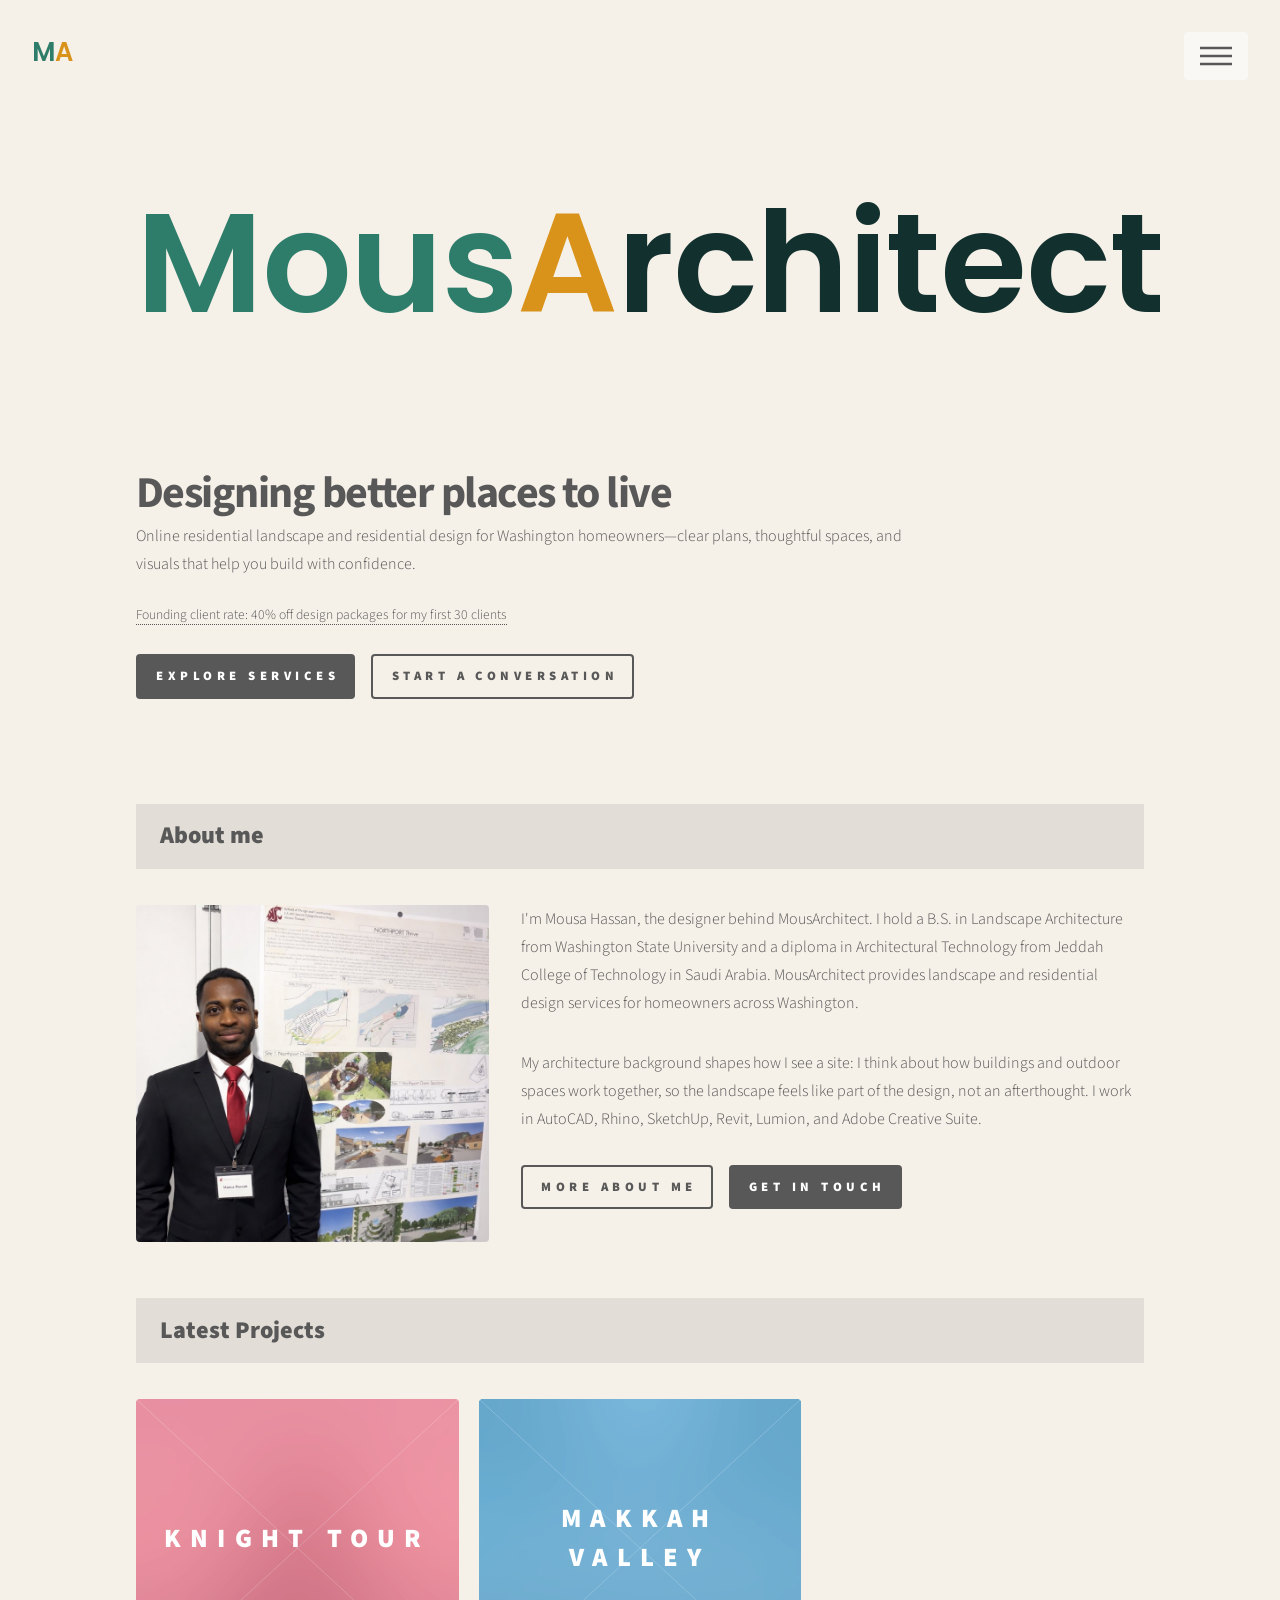
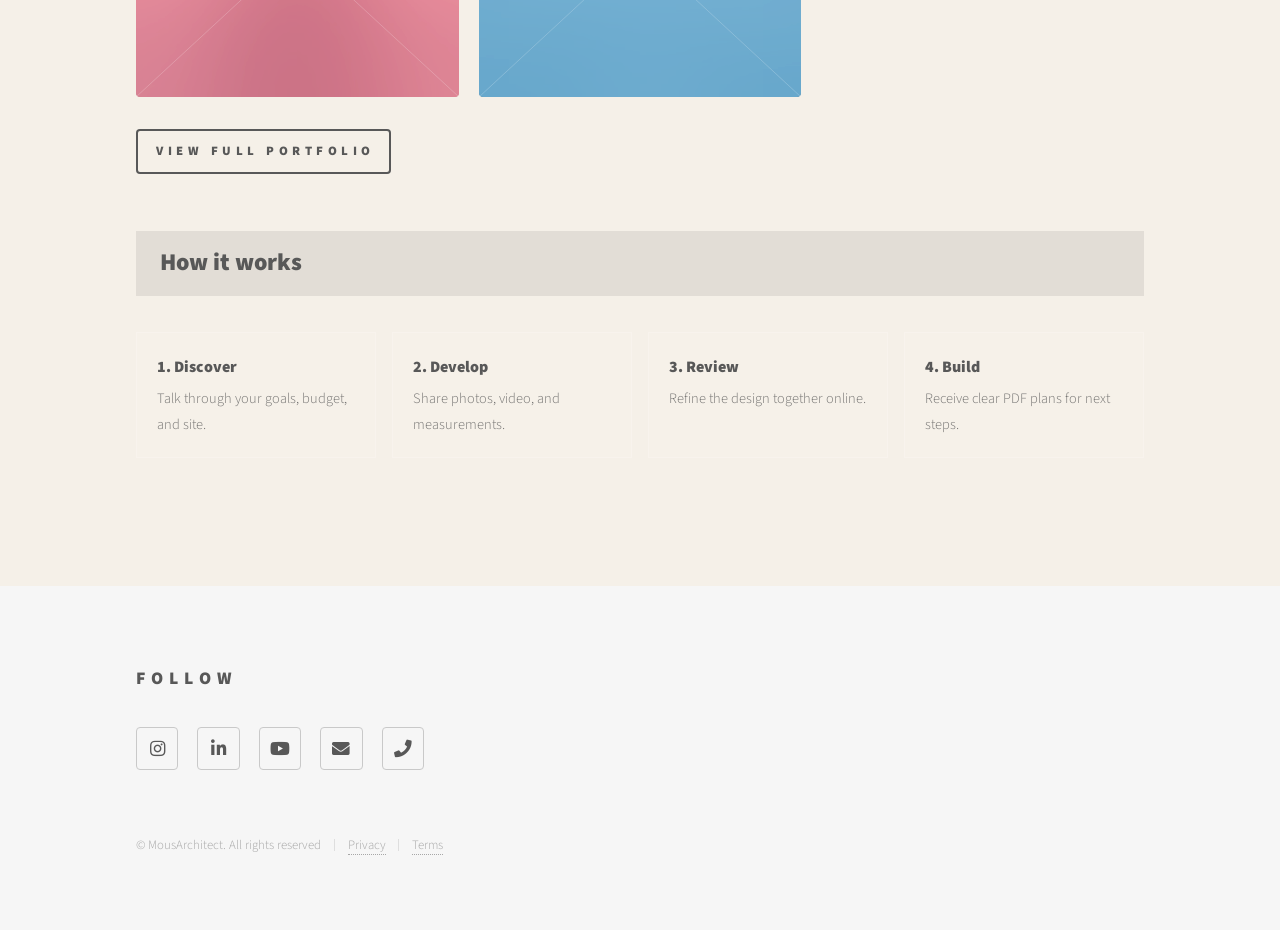
<file: index.html>
<!DOCTYPE HTML>
<!--
	Based on Phantom by HTML5 UP (html5up.net | @ajlkn)
	Free for personal and commercial use under the CCA 3.0 license (html5up.net/license)
-->
<html lang="en">
	<head>
		<title>MousArchitect — Online Landscape &amp; Residential Design</title>
		<meta charset="utf-8" />
		<meta name="viewport" content="width=device-width, initial-scale=1, user-scalable=no" />
		<meta name="theme-color" content="#2f3e2f" />
		<link rel="canonical" href="https://mousarchitect.github.io/" />
		<meta property="og:type" content="website" />
		<meta property="og:title" content="MousArchitect — Online Landscape &amp; Residential Design" />
		<meta property="og:description" content="MousArchitect provides online residential landscape and residential design services for homeowners across Washington." />
		<meta property="og:url" content="https://mousarchitect.github.io/" />
		<meta property="og:site_name" content="MousArchitect" />
		<meta name="twitter:card" content="summary" />
		<link rel="preconnect" href="https://fonts.googleapis.com" />
		<link rel="preconnect" href="https://fonts.gstatic.com" crossorigin />
		<link rel="stylesheet" href="https://fonts.googleapis.com/css2?family=Poppins:wght@600&display=swap" />
		<link rel="icon" href="assets/favicon.svg" type="image/svg+xml" />
		<meta name="description" content="MousArchitect provides online residential landscape and residential design services for homeowners across Washington." />
		<link rel="stylesheet" href="assets/css/main.css" />
		<noscript><link rel="stylesheet" href="assets/css/noscript.css" /></noscript>
		<script type="application/ld+json">
		{
		  "@context": "https://schema.org",
		  "@type": "ProfessionalService",
		  "name": "MousArchitect",
		  "url": "https://mousarchitect.github.io/",
		  "email": "mousarchitect.info@gmail.com",
		  "telephone": "+1-509-592-1839",
		  "areaServed": "Washington, United States",
		  "sameAs": ["https://www.instagram.com/mousarchitect/", "https://www.linkedin.com/in/mousa-hassan-97ba91106/"]
		}
		</script>
	</head>
	<body class="is-preload">
		<!-- Wrapper -->
			<div id="wrapper">

				<!-- Header -->
					<header id="header">
						<div class="inner">

								<!-- Logo -->
									<a href="index.html" class="logo logo-ma" aria-label="MousArchitect home">
										<span class="title ma-mark" aria-hidden="true"><span class="ma-m">M</span><span class="ma-a">A</span></span>
									</a>

							<!-- Nav -->
								<nav>
									<ul>
										<li><a href="#menu">Menu</a></li>
									</ul>
								</nav>

						</div>
					</header>

				<!-- Menu -->
					<nav id="menu">
						<h2>Menu</h2>
						<ul>
							<li><a href="index.html">Home</a></li>
							<li><a href="about.html">About</a></li>
							<li><a href="portfolio.html">Portfolio</a></li>
								<li><a href="services.html">Services</a></li>
							<li><a href="contact.html">Contact</a></li>
						</ul>
					</nav>

				<!-- Main -->
					<div id="main">
						<div class="inner">
							<div class="home-wordmark" role="img" aria-label="MousArchitect"><span class="wm-mous">Mous</span><span class="wm-a">A</span><span class="wm-rchitect">rchitect</span></div>

								<header class="hero-copy">
									<h1>Designing better places to live</h1>
									<p>Online residential landscape and residential design for Washington homeowners—clear plans, thoughtful spaces, and visuals that help you build with confidence.</p>
									<p class="founding-line"><a href="services.html">Founding client rate: 40% off design packages for my first 30 clients</a></p>
									<ul class="actions"><li><a href="services.html" class="button primary">Explore Services</a></li><li><a href="contact.html" class="button">Start a Conversation</a></li></ul>
								</header>

								<h2 class="section-bar">About me</h2>
							<div class="home-about">
								<span class="image"><img src="images/mousa.jpg" alt="Mousa Hassan" /></span>
								<div>
									<p>I'm Mousa Hassan, the designer behind MousArchitect. I hold a B.S. in Landscape Architecture from Washington State University and a diploma in Architectural Technology from Jeddah College of Technology in Saudi Arabia. MousArchitect provides landscape and residential design services for homeowners across Washington.</p>
									<p>My architecture background shapes how I see a site: I think about how buildings and outdoor spaces work together, so the landscape feels like part of the design, not an afterthought. I work in AutoCAD, Rhino, SketchUp, Revit, Lumion, and Adobe Creative Suite.</p>
									<ul class="actions"><li><a href="about.html" class="button">More About Me</a></li><li><a href="contact.html" class="button primary">Get In Touch</a></li></ul>
								</div>
							</div>

								<h2 class="section-bar">Latest Projects</h2>
								<section class="tiles">
										<article class="style1">
											<span class="image"><img src="images/pic04.jpg" alt="Knight Tour" /></span>
										<a href="knight-tour.html"><h2>Knight Tour</h2><div class="content"><p>Landscape Design</p></div></a>
										</article>
										<article class="style2">
											<span class="image"><img src="images/pic03.jpg" alt="Makkah Valley" /></span>
										<a href="makkah-valley.html"><h2>Makkah Valley</h2><div class="content"><p>Architecture/Landscape</p></div></a>
									</article>
								</section>
															<ul class="actions" style="margin-top:2em"><li><a href="portfolio.html" class="button">View Full Portfolio</a></li></ul>

								<h2 class="section-bar">How it works</h2>
								<section class="process">
									<div><strong>1. Discover</strong><span>Talk through your goals, budget, and site.</span></div>
									<div><strong>2. Develop</strong><span>Share photos, video, and measurements.</span></div>
									<div><strong>3. Review</strong><span>Refine the design together online.</span></div>
									<div><strong>4. Build</strong><span>Receive clear PDF plans for next steps.</span></div>
								</section>
						</div>
					</div>

				<!-- Footer -->
					<footer id="footer">
						<div class="inner">
							<section>
								<h2>Follow</h2>
								<!-- TODO: replace # with your real profile URLs, and remove any icons you don't use -->
								<ul class="icons">
									<li><a href="https://www.instagram.com/mousarchitect/" target="_blank" rel="noopener" class="icon brands style2 fa-instagram"><span class="label">Instagram</span></a></li>
									<li><a href="https://www.linkedin.com/in/mousa-hassan-97ba91106/" target="_blank" rel="noopener" class="icon brands style2 fa-linkedin-in"><span class="label">LinkedIn</span></a></li>
									<li><a href="https://youtube.com/@mousarchitect?si=WikqPU5HoL9JmrA7" target="_blank" rel="noopener" class="icon brands style2 fa-youtube"><span class="label">YouTube</span></a></li>
<li><a href="mailto:mousarchitect.info@gmail.com" class="icon solid style2 fa-envelope"><span class="label">Email</span></a></li>
									<li><a href="tel:+15095921839" class="icon solid style2 fa-phone"><span class="label">Phone</span></a></li>
								</ul>
							</section>
							<ul class="copyright">
								<li>&copy; MousArchitect. All rights reserved</li><li><a href="privacy.html">Privacy</a></li><li><a href="terms.html">Terms</a></li>
							</ul>
						</div>
					</footer>

			</div>

		<!-- Scripts -->
			<script src="assets/js/jquery.min.js"></script>
			<script src="assets/js/browser.min.js"></script>
			<script src="assets/js/breakpoints.min.js"></script>
			<script src="assets/js/util.js"></script>
			<script src="assets/js/main.js"></script>

	</body>
</html>
</file>
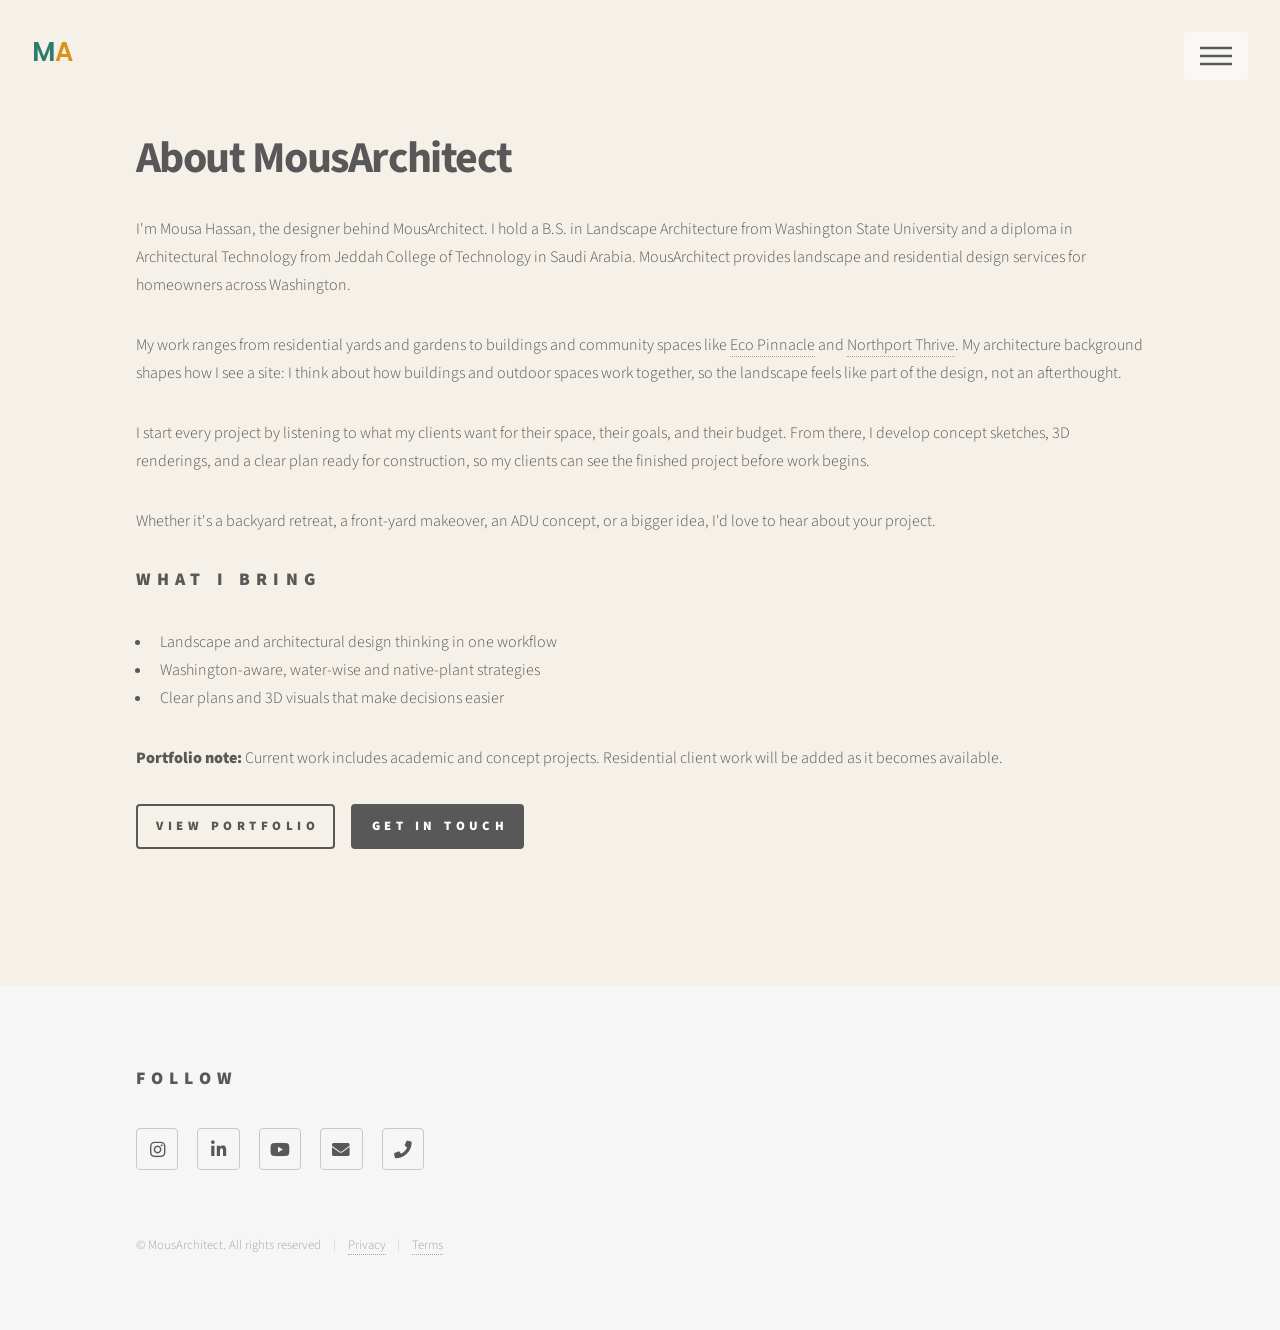
<file: about.html>
<!DOCTYPE HTML>
<!--
	Based on Phantom by HTML5 UP (html5up.net | @ajlkn)
	Free for personal and commercial use under the CCA 3.0 license (html5up.net/license)
-->
<html lang="en">
	<head>
		<title>About MousArchitect — Mousa Hassan</title>
		<meta charset="utf-8" />
		<meta name="viewport" content="width=device-width, initial-scale=1, user-scalable=no" />
		<meta name="theme-color" content="#2f3e2f" />
		<link rel="canonical" href="https://mousarchitect.github.io/about.html" />
		<meta property="og:type" content="website" />
		<meta property="og:title" content="About MousArchitect — Mousa Hassan" />
		<meta property="og:description" content="Learn about Mousa Hassan, the designer behind MousArchitect, and his landscape and residential design approach." />
		<meta property="og:url" content="https://mousarchitect.github.io/about.html" />
		<meta property="og:site_name" content="MousArchitect" />
		<meta name="twitter:card" content="summary" />
		<link rel="icon" href="assets/favicon.svg" type="image/svg+xml" />
		<meta name="description" content="Learn about Mousa Hassan, the designer behind MousArchitect, and his landscape and residential design approach." />
		<link rel="preconnect" href="https://fonts.googleapis.com" />
		<link rel="preconnect" href="https://fonts.gstatic.com" crossorigin />
		<link rel="stylesheet" href="https://fonts.googleapis.com/css2?family=Poppins:wght@600&display=swap" />
		<link rel="stylesheet" href="assets/css/main.css" />
		<noscript><link rel="stylesheet" href="assets/css/noscript.css" /></noscript>
	</head>
	<body class="is-preload">
		<!-- Wrapper -->
			<div id="wrapper">

				<!-- Header -->
					<header id="header">
						<div class="inner">

							<!-- Logo -->
								<a href="index.html" class="logo logo-ma" aria-label="MousArchitect home">
										<span class="title ma-mark" aria-hidden="true"><span class="ma-m">M</span><span class="ma-a">A</span></span>
								</a>

							<!-- Nav -->
								<nav>
									<ul>
										<li><a href="#menu">Menu</a></li>
									</ul>
								</nav>

						</div>
					</header>

				<!-- Menu -->
					<nav id="menu">
						<h2>Menu</h2>
						<ul>
							<li><a href="index.html">Home</a></li>
							<li><a href="about.html">About</a></li>
							<li><a href="portfolio.html">Portfolio</a></li>
								<li><a href="services.html">Services</a></li>
							<li><a href="contact.html">Contact</a></li>
						</ul>
					</nav>

				<!-- Main -->
					<div id="main">
						<div class="inner">
							<header>
								<h1>About MousArchitect</h1>
								<p>I'm Mousa Hassan, the designer behind MousArchitect. I hold a B.S. in Landscape Architecture from Washington State University and a diploma in Architectural Technology from Jeddah College of Technology in Saudi Arabia. MousArchitect provides landscape and residential design services for homeowners across Washington.</p>
							</header>
							<p>My work ranges from residential yards and gardens to buildings and community spaces like <a href="eco-pinnacle.html">Eco Pinnacle</a> and <a href="northport-thrive.html">Northport Thrive</a>. My architecture background shapes how I see a site: I think about how buildings and outdoor spaces work together, so the landscape feels like part of the design, not an afterthought.</p>
							<p>I start every project by listening to what my clients want for their space, their goals, and their budget. From there, I develop concept sketches, 3D renderings, and a clear plan ready for construction, so my clients can see the finished project before work begins.</p>
							<p>Whether it's a backyard retreat, a front-yard makeover, an ADU concept, or a bigger idea, I'd love to hear about your project.</p>
								<h2>What I bring</h2>
								<ul>
									<li>Landscape and architectural design thinking in one workflow</li>
									<li>Washington-aware, water-wise and native-plant strategies</li>
									<li>Clear plans and 3D visuals that make decisions easier</li>
								</ul>
								<p><strong>Portfolio note:</strong> Current work includes academic and concept projects. Residential client work will be added as it becomes available.</p>
							<footer>
								<ul class="actions">
									<li><a href="portfolio.html" class="button">View Portfolio</a></li>
									<li><a href="contact.html" class="button primary">Get In Touch</a></li>
								</ul>
							</footer>
						</div>
					</div>

				<!-- Footer -->
					<footer id="footer">
						<div class="inner">
							<section>
								<h2>Follow</h2>
								<!-- TODO: replace # with your real profile URLs, and remove any icons you don't use -->
								<ul class="icons">
									<li><a href="https://www.instagram.com/mousarchitect/" target="_blank" rel="noopener" class="icon brands style2 fa-instagram"><span class="label">Instagram</span></a></li>
									<li><a href="https://www.linkedin.com/in/mousa-hassan-97ba91106/" target="_blank" rel="noopener" class="icon brands style2 fa-linkedin-in"><span class="label">LinkedIn</span></a></li>
									<li><a href="https://youtube.com/@mousarchitect?si=WikqPU5HoL9JmrA7" target="_blank" rel="noopener" class="icon brands style2 fa-youtube"><span class="label">YouTube</span></a></li>
<li><a href="mailto:mousarchitect.info@gmail.com" class="icon solid style2 fa-envelope"><span class="label">Email</span></a></li>
									<li><a href="tel:+15095921839" class="icon solid style2 fa-phone"><span class="label">Phone</span></a></li>
								</ul>
							</section>
							<ul class="copyright">
								<li>&copy; MousArchitect. All rights reserved</li><li><a href="privacy.html">Privacy</a></li><li><a href="terms.html">Terms</a></li>
							</ul>
						</div>
					</footer>

			</div>

		<!-- Scripts -->
			<script src="assets/js/jquery.min.js"></script>
			<script src="assets/js/browser.min.js"></script>
			<script src="assets/js/breakpoints.min.js"></script>
			<script src="assets/js/util.js"></script>
			<script src="assets/js/main.js"></script>

	</body>
</html>
</file>
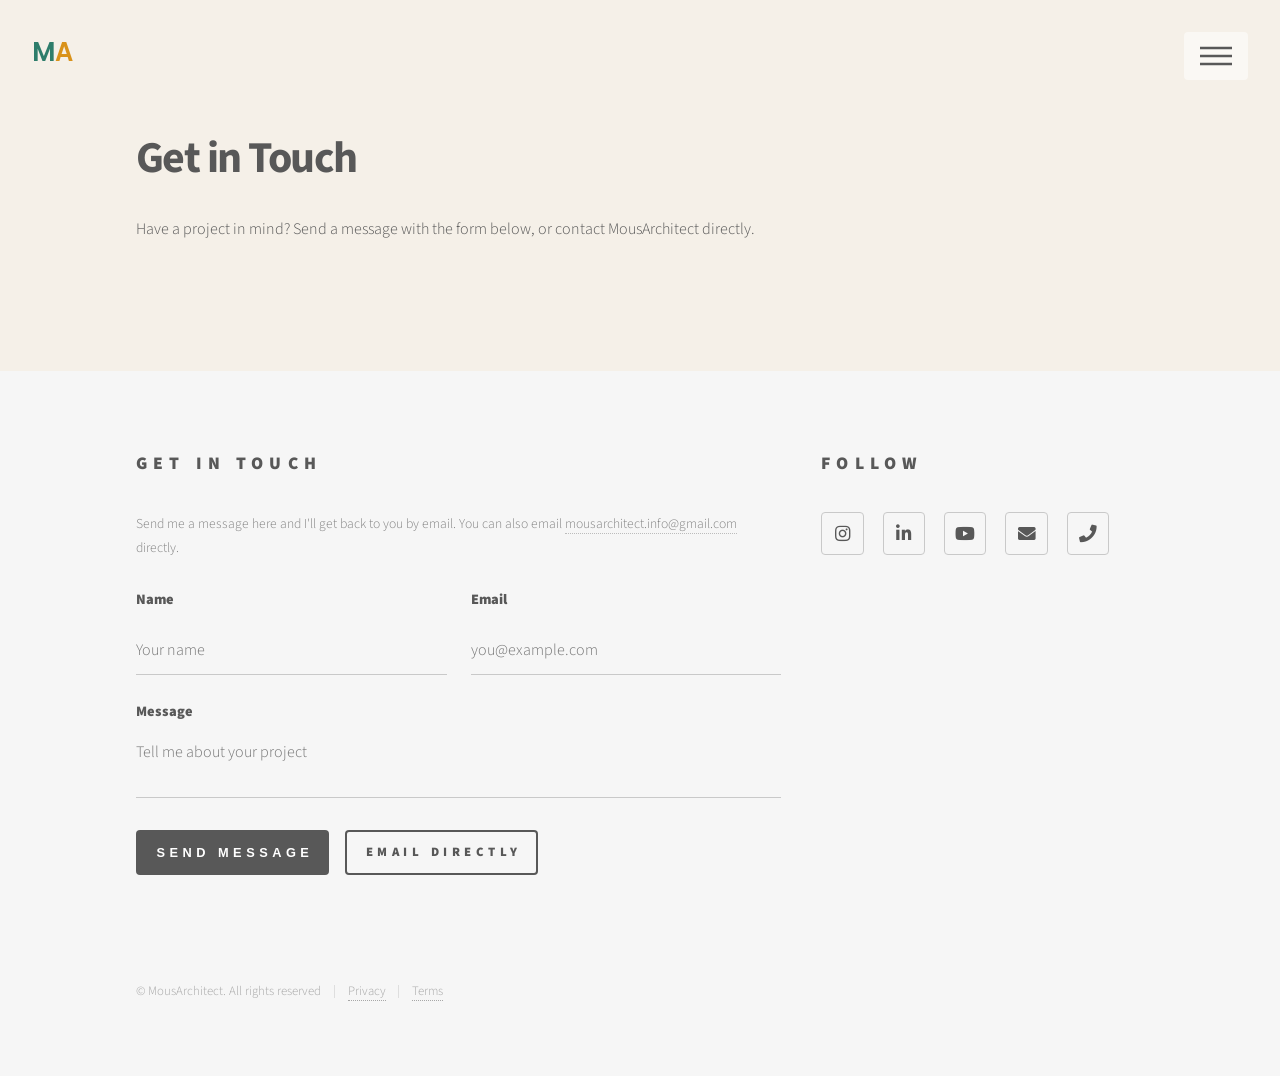
<file: contact.html>
<!DOCTYPE HTML>
<!--
	Based on Phantom by HTML5 UP (html5up.net | @ajlkn)
	Free for personal and commercial use under the CCA 3.0 license (html5up.net/license)
-->
<html lang="en">
	<head>
		<title>Contact MousArchitect</title>
		<meta charset="utf-8" />
		<meta name="viewport" content="width=device-width, initial-scale=1, user-scalable=no" />
		<meta name="theme-color" content="#2f3e2f" />
		<link rel="canonical" href="https://mousarchitect.github.io/contact.html" />
		<meta property="og:type" content="website" />
		<meta property="og:title" content="Contact MousArchitect" />
		<meta property="og:description" content="Contact MousArchitect about online landscape and residential design services across Washington." />
		<meta property="og:url" content="https://mousarchitect.github.io/contact.html" />
		<meta property="og:site_name" content="MousArchitect" />
		<meta name="twitter:card" content="summary" />
		<link rel="icon" href="assets/favicon.svg" type="image/svg+xml" />
		<meta name="description" content="Contact MousArchitect about online landscape and residential design services across Washington." />
		<link rel="preconnect" href="https://fonts.googleapis.com" />
		<link rel="preconnect" href="https://fonts.gstatic.com" crossorigin />
		<link rel="stylesheet" href="https://fonts.googleapis.com/css2?family=Poppins:wght@600&display=swap" />
		<link rel="stylesheet" href="assets/css/main.css" />
		<noscript><link rel="stylesheet" href="assets/css/noscript.css" /></noscript>
	</head>
	<body class="is-preload">
		<!-- Wrapper -->
			<div id="wrapper">

				<!-- Header -->
					<header id="header">
						<div class="inner">

							<!-- Logo -->
								<a href="index.html" class="logo logo-ma" aria-label="MousArchitect home">
										<span class="title ma-mark" aria-hidden="true"><span class="ma-m">M</span><span class="ma-a">A</span></span>
								</a>

							<!-- Nav -->
								<nav>
									<ul>
										<li><a href="#menu">Menu</a></li>
									</ul>
								</nav>

						</div>
					</header>

				<!-- Menu -->
					<nav id="menu">
						<h2>Menu</h2>
						<ul>
							<li><a href="index.html">Home</a></li>
							<li><a href="about.html">About</a></li>
							<li><a href="portfolio.html">Portfolio</a></li>
								<li><a href="services.html">Services</a></li>
							<li><a href="contact.html">Contact</a></li>
						</ul>
					</nav>

				<!-- Main -->
					<div id="main">
						<div class="inner">
							<header>
								<h1>Get in Touch</h1>
								<!-- TODO: replace with real contact details / a short invitation to reach out -->
									<p>Have a project in mind? Send a message with the form below, or contact MousArchitect directly.</p>
							</header>
						</div>
					</div>

				<!-- Footer -->
					<footer id="footer">
						<div class="inner">
							<section>
								<h2>Get in touch</h2>
									<p class="small-note">Send me a message here and I'll get back to you by email. You can also email <a href="mailto:mousarchitect.info@gmail.com">mousarchitect.info@gmail.com</a> directly.</p>
									<form id="contact-form" method="post" action="https://formsubmit.co/mousarchitect.info@gmail.com">
										<input type="hidden" name="_subject" value="New website inquiry" />
										<input type="hidden" name="_template" value="table" />
										<input type="hidden" name="_next" value="https://mousarchitect.github.io/contact.html?sent=1" />
										<input type="text" name="_honey" style="display:none" tabindex="-1" autocomplete="off" />
										<div class="fields">
											<div class="field half">
												<label for="name">Name</label>
												<input type="text" name="name" id="name" placeholder="Your name" required />
											</div>
											<div class="field half">
												<label for="email">Email</label>
												<input type="email" name="email" id="email" placeholder="you@example.com" required />
											</div>
											<div class="field">
												<label for="message">Message</label>
												<textarea name="message" id="message" placeholder="Tell me about your project" rows="6" required></textarea>
										</div>
									</div>
									<ul class="actions">
											<li><button type="submit" class="primary">Send Message</button></li>
											<li><a href="mailto:mousarchitect.info@gmail.com" class="button">Email Directly</a></li>
									</ul>
									<p id="form-status" class="small-note" role="status" aria-live="polite"></p>
								</form>
							</section>
							<section>
								<h2>Follow</h2>
								<!-- TODO: replace # with your real profile URLs, and remove any icons you don't use -->
								<ul class="icons">
									<li><a href="https://www.instagram.com/mousarchitect/" target="_blank" rel="noopener" class="icon brands style2 fa-instagram"><span class="label">Instagram</span></a></li>
									<li><a href="https://www.linkedin.com/in/mousa-hassan-97ba91106/" target="_blank" rel="noopener" class="icon brands style2 fa-linkedin-in"><span class="label">LinkedIn</span></a></li>
									<li><a href="https://youtube.com/@mousarchitect?si=WikqPU5HoL9JmrA7" target="_blank" rel="noopener" class="icon brands style2 fa-youtube"><span class="label">YouTube</span></a></li>
<li><a href="mailto:mousarchitect.info@gmail.com" class="icon solid style2 fa-envelope"><span class="label">Email</span></a></li>
									<li><a href="tel:+15095921839" class="icon solid style2 fa-phone"><span class="label">Phone</span></a></li>
								</ul>
							</section>
							<ul class="copyright">
								<li>&copy; MousArchitect. All rights reserved</li><li><a href="privacy.html">Privacy</a></li><li><a href="terms.html">Terms</a></li>
							</ul>
						</div>
					</footer>

			</div>

		<!-- Scripts -->
			<script src="assets/js/jquery.min.js"></script>
			<script src="assets/js/browser.min.js"></script>
			<script src="assets/js/breakpoints.min.js"></script>
			<script src="assets/js/util.js"></script>
			<script src="assets/js/main.js"></script>
			<script src="assets/js/contact-form.js"></script>

	</body>
</html>
</file>
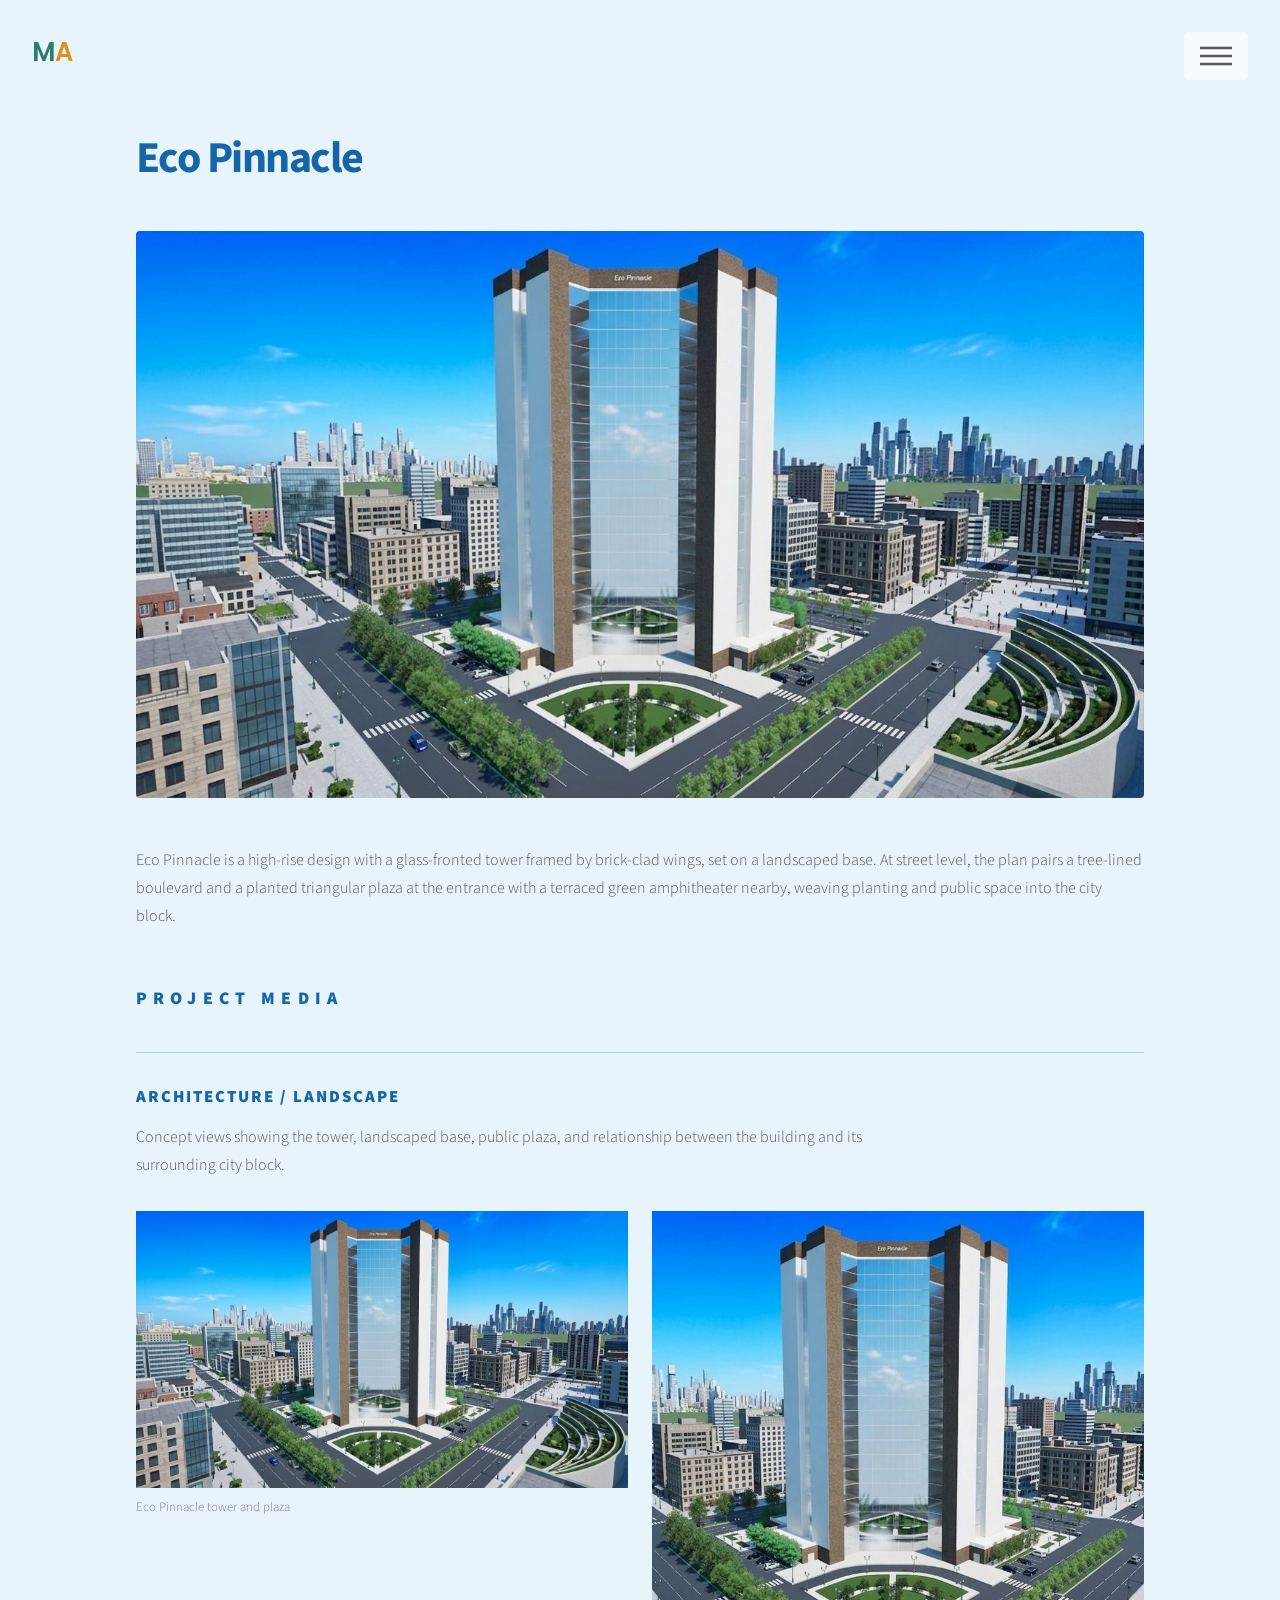
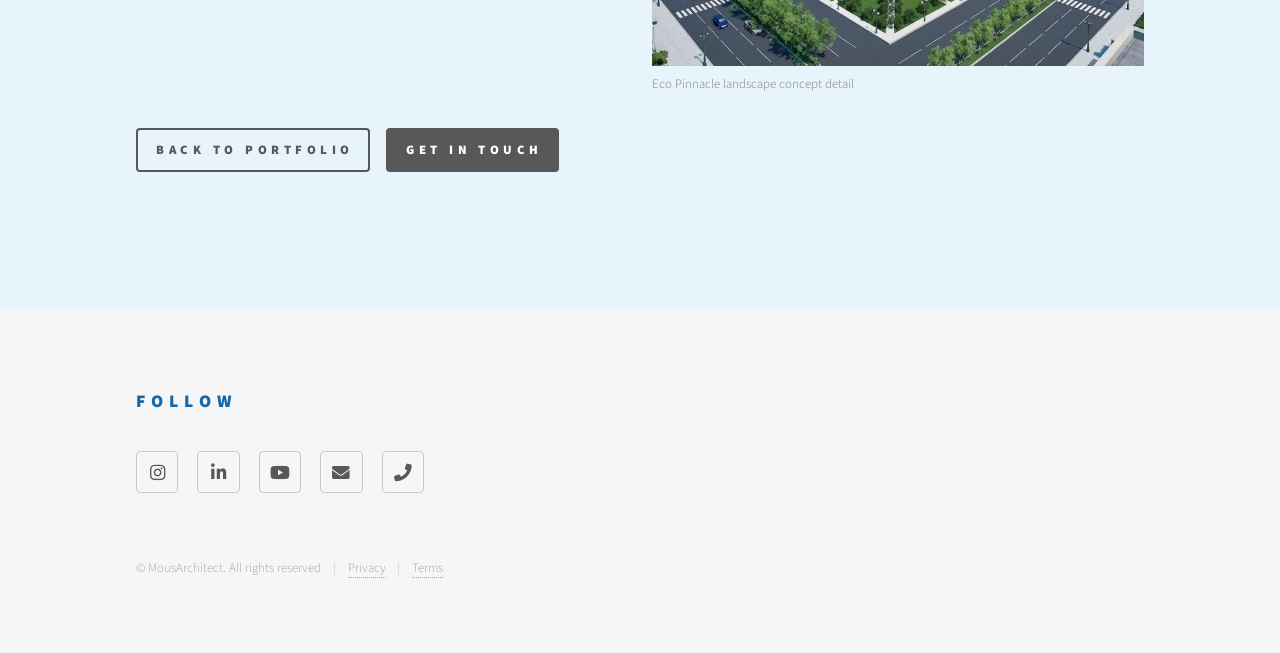
<file: eco-pinnacle.html>
<!DOCTYPE HTML>
<!--
	Based on Phantom by HTML5 UP (html5up.net | @ajlkn)
	Free for personal and commercial use under the CCA 3.0 license (html5up.net/license)
-->
<html lang="en">
	<head>
		<title>Eco Pinnacle — MousArchitect</title>
		<meta charset="utf-8" />
		<meta name="viewport" content="width=device-width, initial-scale=1, user-scalable=no" />
		<meta name="theme-color" content="#2f3e2f" />
		<link rel="canonical" href="https://mousarchitect.github.io/eco-pinnacle.html" />
		<meta property="og:type" content="website" />
		<meta property="og:title" content="Eco Pinnacle — MousArchitect" />
		<meta property="og:description" content="Eco Pinnacle landscape and architecture concept project by MousArchitect." />
		<meta property="og:url" content="https://mousarchitect.github.io/eco-pinnacle.html" />
		<meta property="og:site_name" content="MousArchitect" />
		<meta name="twitter:card" content="summary" />
		<link rel="icon" href="assets/favicon.svg" type="image/svg+xml" />
		<meta name="description" content="Eco Pinnacle landscape and architecture concept project by MousArchitect." />
		<link rel="preconnect" href="https://fonts.googleapis.com" />
		<link rel="preconnect" href="https://fonts.gstatic.com" crossorigin />
		<link rel="stylesheet" href="https://fonts.googleapis.com/css2?family=Poppins:wght@600&display=swap" />
		<link rel="stylesheet" href="assets/css/main.css" />
		<noscript><link rel="stylesheet" href="assets/css/noscript.css" /></noscript>
	</head>
	<body class="is-preload project-eco">
		<!-- Wrapper -->
			<div id="wrapper">

				<!-- Header -->
					<header id="header">
						<div class="inner">

							<!-- Logo -->
								<a href="index.html" class="logo logo-ma" aria-label="MousArchitect home">
										<span class="title ma-mark" aria-hidden="true"><span class="ma-m">M</span><span class="ma-a">A</span></span>
								</a>

							<!-- Nav -->
								<nav>
									<ul>
										<li><a href="#menu">Menu</a></li>
									</ul>
								</nav>

						</div>
					</header>

				<!-- Menu -->
					<nav id="menu">
						<h2>Menu</h2>
						<ul>
							<li><a href="index.html">Home</a></li>
							<li><a href="about.html">About</a></li>
							<li><a href="portfolio.html">Portfolio</a></li>
								<li><a href="services.html">Services</a></li>
							<li><a href="contact.html">Contact</a></li>
						</ul>
					</nav>

				<!-- Main -->
					<div id="main">
						<div class="inner">
							<h1>Eco Pinnacle</h1>
								<span class="image main"><img src="images/eco-pinnacle.jpg" alt="Eco Pinnacle tower and plaza design" /></span>
								<!-- TODO: replace with the real project story: location, client, goals, and your role -->
								<p>Eco Pinnacle is a high-rise design with a glass-fronted tower framed by brick-clad wings, set on a landscaped base. At street level, the plan pairs a tree-lined boulevard and a planted triangular plaza at the entrance with a terraced green amphitheater nearby, weaving planting and public space into the city block.</p>
								<section class="project-gallery" aria-labelledby="eco-media-heading">
									<h2 id="eco-media-heading">Project Media</h2>
									<section class="area-gallery" aria-labelledby="eco-design-heading">
										<h3 id="eco-design-heading">Architecture / Landscape</h3>
										<p>Concept views showing the tower, landscaped base, public plaza, and relationship between the building and its surrounding city block.</p>
										<div class="gallery-grid">
											<figure><img src="images/eco-pinnacle.jpg" alt="Eco Pinnacle tower and landscaped public plaza concept view" loading="lazy" /><figcaption>Eco Pinnacle tower and plaza</figcaption></figure>
											<figure><img src="images/eco-pinnacle-tile.jpg" alt="Eco Pinnacle landscaped tower concept detail" loading="lazy" /><figcaption>Eco Pinnacle landscape concept detail</figcaption></figure>
										</div>
									</section>
								</section>
								<footer>
								<ul class="actions">
									<li><a href="portfolio.html" class="button">Back to Portfolio</a></li>
									<li><a href="contact.html" class="button primary">Get In Touch</a></li>
								</ul>
							</footer>
						</div>
					</div>

				<!-- Footer -->
					<footer id="footer">
						<div class="inner">
							<section>
								<h2>Follow</h2>
								<!-- TODO: replace # with your real profile URLs, and remove any icons you don't use -->
								<ul class="icons">
									<li><a href="https://www.instagram.com/mousarchitect/" target="_blank" rel="noopener" class="icon brands style2 fa-instagram"><span class="label">Instagram</span></a></li>
									<li><a href="https://www.linkedin.com/in/mousa-hassan-97ba91106/" target="_blank" rel="noopener" class="icon brands style2 fa-linkedin-in"><span class="label">LinkedIn</span></a></li>
									<li><a href="https://youtube.com/@mousarchitect?si=WikqPU5HoL9JmrA7" target="_blank" rel="noopener" class="icon brands style2 fa-youtube"><span class="label">YouTube</span></a></li>
<li><a href="mailto:mousarchitect.info@gmail.com" class="icon solid style2 fa-envelope"><span class="label">Email</span></a></li>
									<li><a href="tel:+15095921839" class="icon solid style2 fa-phone"><span class="label">Phone</span></a></li>
								</ul>
							</section>
							<ul class="copyright">
								<li>&copy; MousArchitect. All rights reserved</li><li><a href="privacy.html">Privacy</a></li><li><a href="terms.html">Terms</a></li>
							</ul>
						</div>
					</footer>

			</div>

		<!-- Scripts -->
			<script src="assets/js/jquery.min.js"></script>
			<script src="assets/js/browser.min.js"></script>
			<script src="assets/js/breakpoints.min.js"></script>
			<script src="assets/js/util.js"></script>
			<script src="assets/js/main.js"></script>

	</body>
</html>
</file>
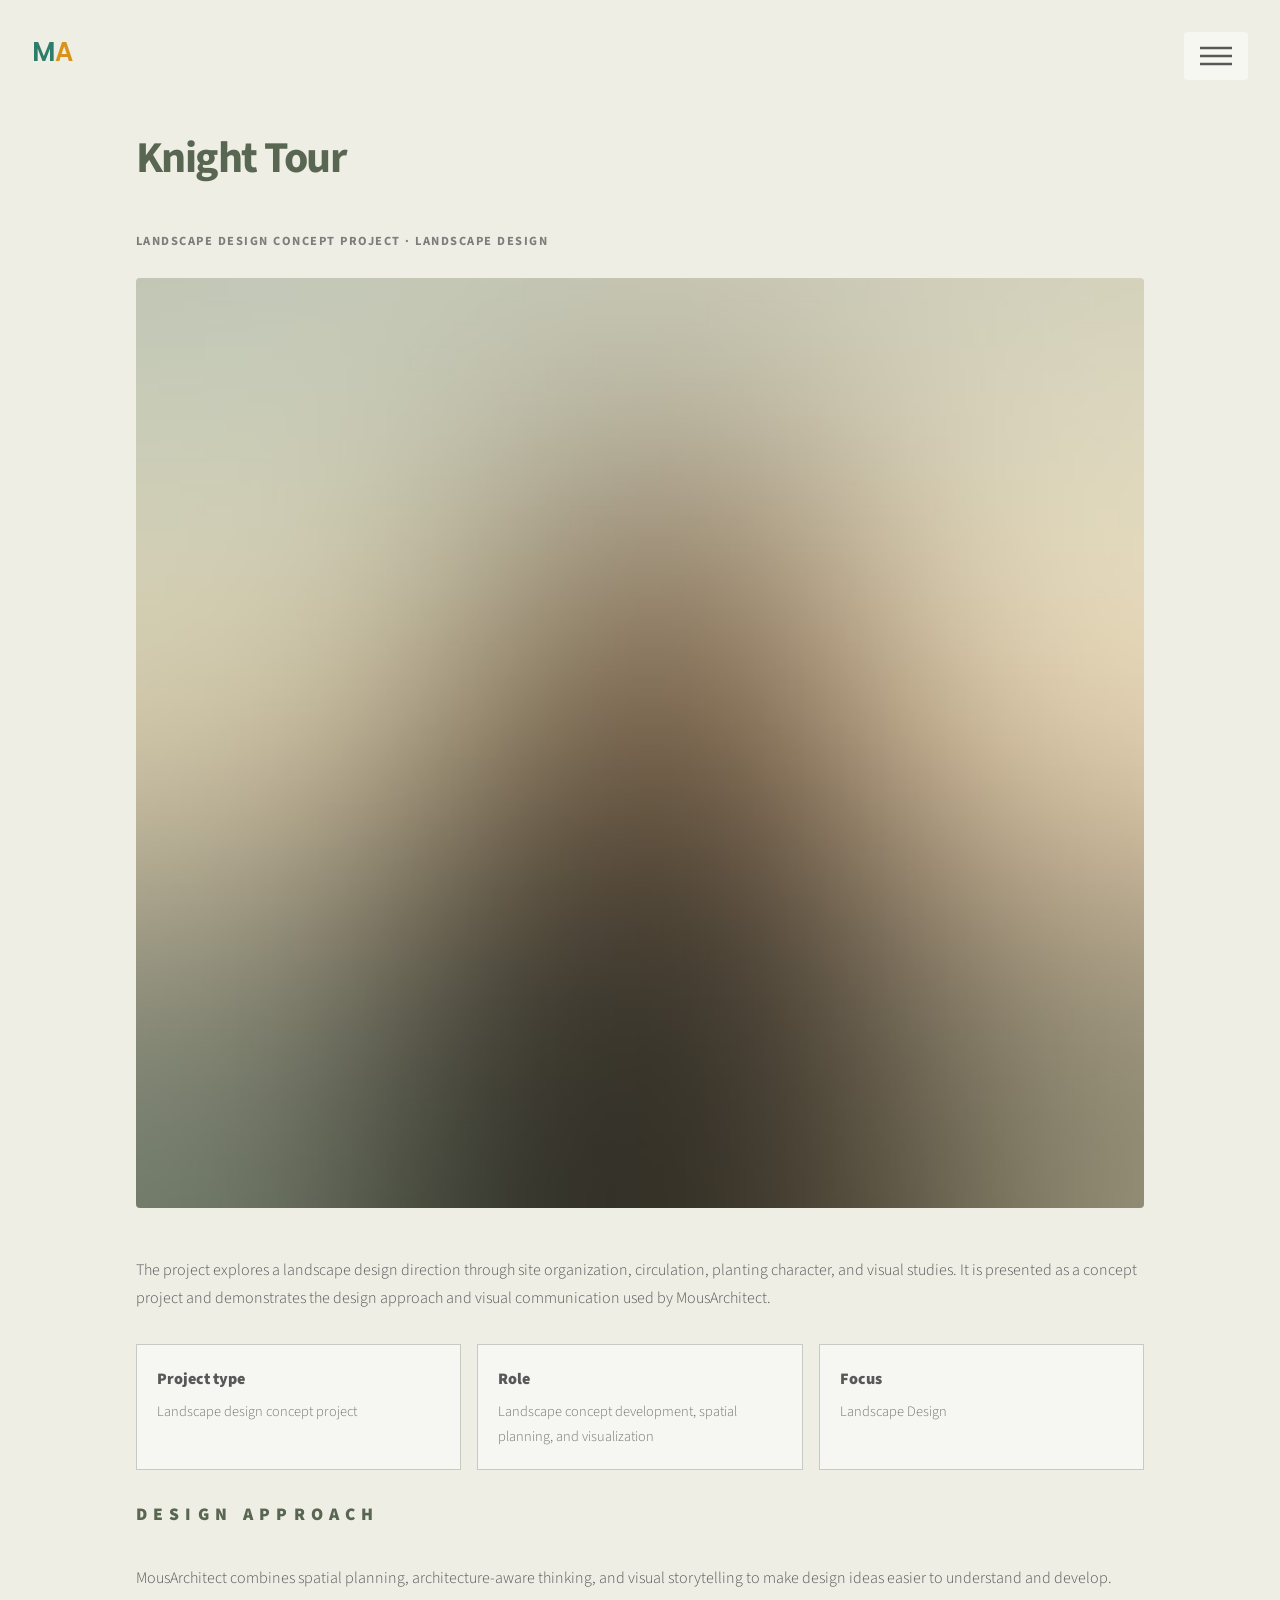
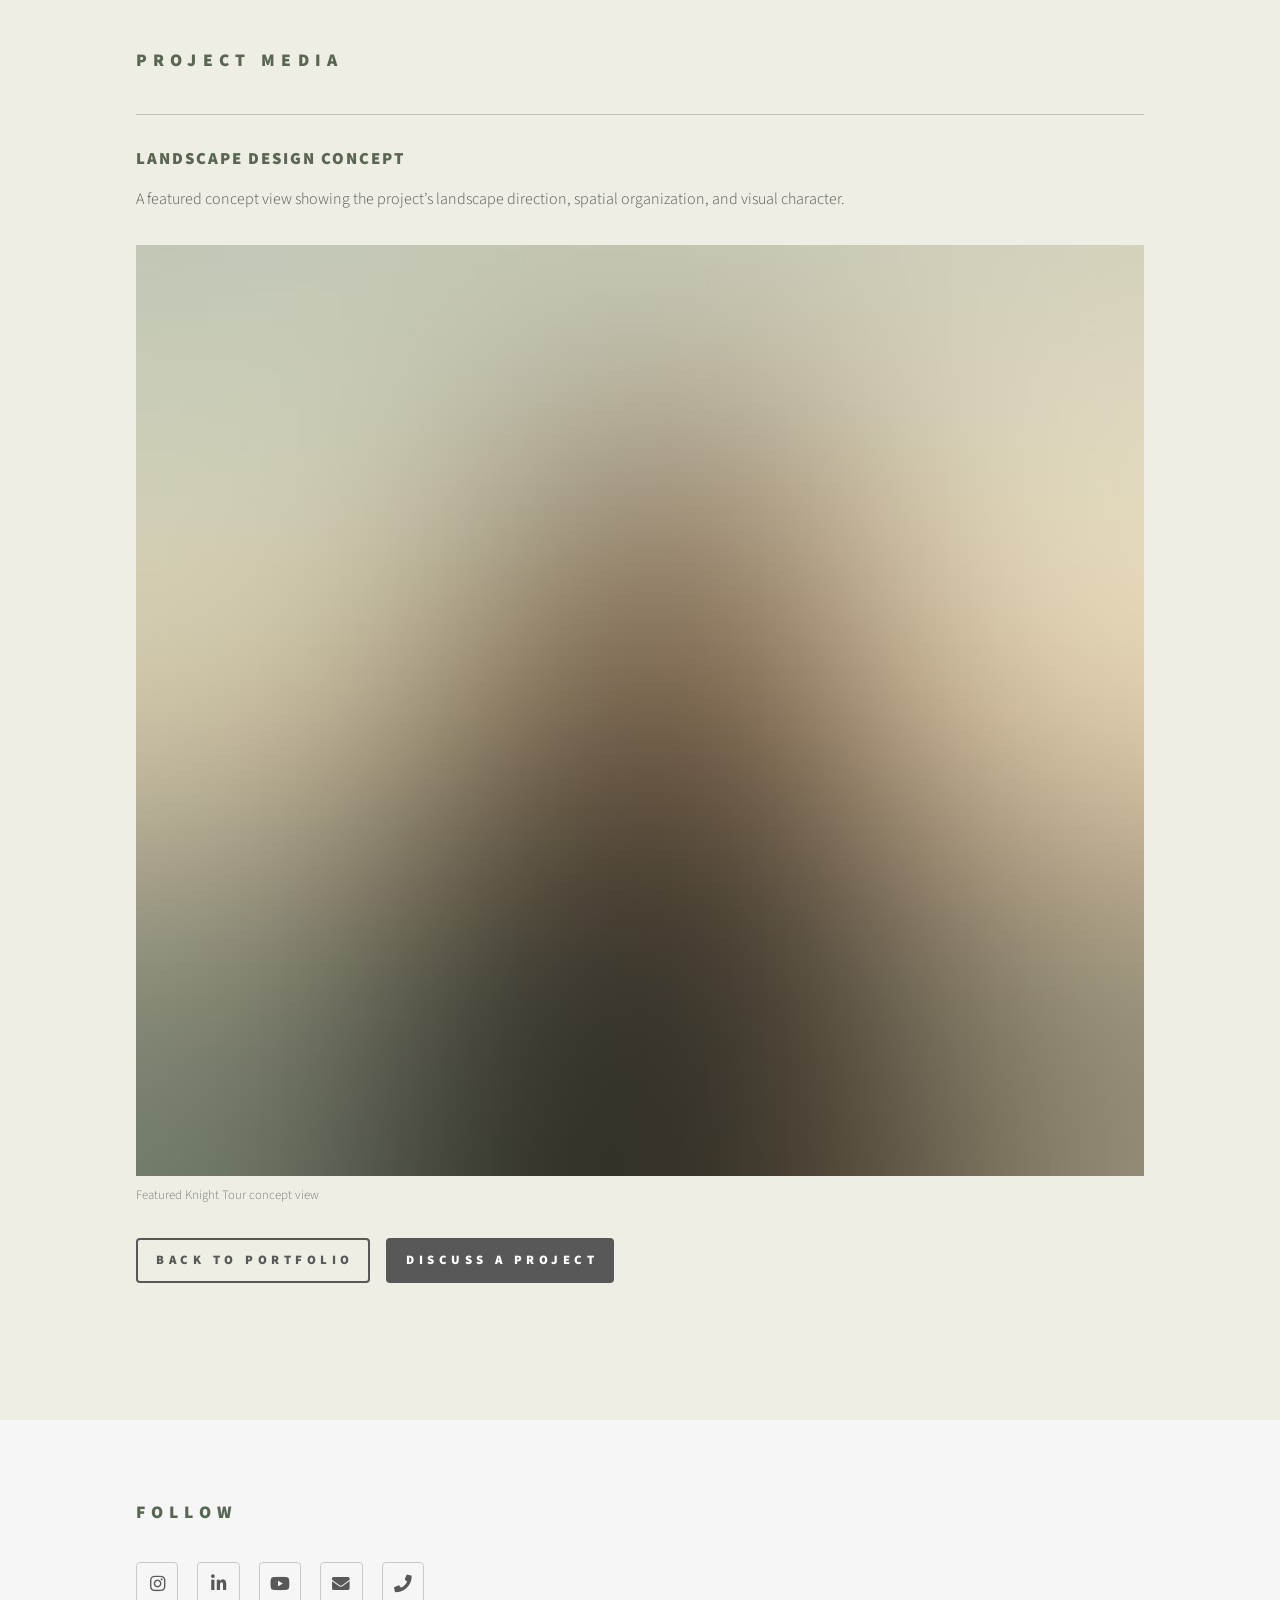
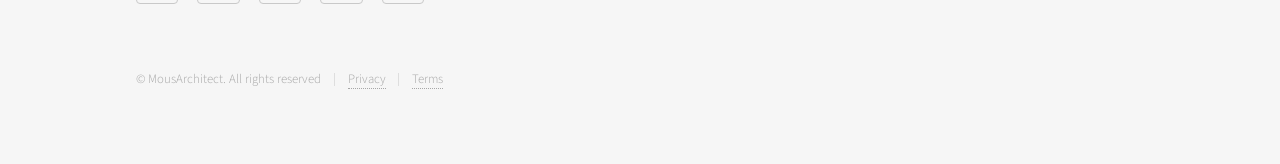
<file: knight-tour.html>
<!DOCTYPE HTML>
<!--
	Based on Phantom by HTML5 UP (html5up.net | @ajlkn)
	Free for personal and commercial use under the CCA 3.0 license (html5up.net/license)
-->
<html lang="en">
	<head>
		<title>Knight Tour — MousArchitect</title>
		<meta charset="utf-8" />
		<meta name="viewport" content="width=device-width, initial-scale=1, user-scalable=no" />
		<meta name="theme-color" content="#2f3e2f" />
		<link rel="canonical" href="https://mousarchitect.github.io/knight-tour.html" />
		<meta property="og:type" content="website" />
		<meta property="og:title" content="Knight Tour — MousArchitect" />
		<meta property="og:description" content="Knight Tour landscape design concept project by MousArchitect." />
		<meta property="og:url" content="https://mousarchitect.github.io/knight-tour.html" />
		<meta property="og:site_name" content="MousArchitect" />
		<meta name="twitter:card" content="summary" />
		<link rel="icon" href="assets/favicon.svg" type="image/svg+xml" />
		<meta name="description" content="Knight Tour landscape design concept project by MousArchitect." />
		<link rel="preconnect" href="https://fonts.googleapis.com" />
		<link rel="preconnect" href="https://fonts.gstatic.com" crossorigin />
		<link rel="stylesheet" href="https://fonts.googleapis.com/css2?family=Poppins:wght@600&display=swap" />
		<link rel="stylesheet" href="assets/css/main.css" />
		<noscript><link rel="stylesheet" href="assets/css/noscript.css" /></noscript>
	</head>
	<body class="is-preload project-knight">
		<!-- Wrapper -->
			<div id="wrapper">

				<!-- Header -->
					<header id="header">
						<div class="inner">

							<!-- Logo -->
								<a href="index.html" class="logo logo-ma" aria-label="MousArchitect home">
										<span class="title ma-mark" aria-hidden="true"><span class="ma-m">M</span><span class="ma-a">A</span></span>
								</a>

							<!-- Nav -->
								<nav>
									<ul>
										<li><a href="#menu">Menu</a></li>
									</ul>
								</nav>

						</div>
					</header>

				<!-- Menu -->
					<nav id="menu">
						<h2>Menu</h2>
						<ul>
							<li><a href="index.html">Home</a></li>
							<li><a href="about.html">About</a></li>
							<li><a href="portfolio.html">Portfolio</a></li>
								<li><a href="services.html">Services</a></li>
							<li><a href="contact.html">Contact</a></li>
						</ul>
					</nav>

					<!-- Main -->
						<div id="main">
							<div class="inner">
								<h1>Knight Tour</h1>
								<p class="eyebrow">Landscape design concept project · Landscape Design</p>
								<span class="image main"><img src="images/pic04.jpg" alt="Knight Tour landscape design" /></span>
								<p>The project explores a landscape design direction through site organization, circulation, planting character, and visual studies. It is presented as a concept project and demonstrates the design approach and visual communication used by MousArchitect.</p>
								<section class="project-meta">
									<div><strong>Project type</strong><span>Landscape design concept project</span></div>
									<div><strong>Role</strong><span>Landscape concept development, spatial planning, and visualization</span></div>
									<div><strong>Focus</strong><span>Landscape Design</span></div>
								</section>
									<h2>Design approach</h2>
									<p>MousArchitect combines spatial planning, architecture-aware thinking, and visual storytelling to make design ideas easier to understand and develop.</p>
									<section class="project-gallery" aria-labelledby="knight-media-heading">
										<h2 id="knight-media-heading">Project Media</h2>
										<section class="area-gallery" aria-labelledby="knight-concept-heading">
											<h3 id="knight-concept-heading">Landscape Design Concept</h3>
											<p>A featured concept view showing the project’s landscape direction, spatial organization, and visual character.</p>
											<figure><img src="images/pic04.jpg" alt="Knight Tour landscape design concept view" loading="lazy" /><figcaption>Featured Knight Tour concept view</figcaption></figure>
										</section>
									</section>
									<footer><ul class="actions"><li><a href="portfolio.html" class="button">Back to Portfolio</a></li><li><a href="contact.html" class="button primary">Discuss a Project</a></li></ul></footer>
							</div>
						</div>
				<!-- Footer -->
					<footer id="footer">
						<div class="inner">
							<section>
								<h2>Follow</h2>
								<!-- TODO: replace # with your real profile URLs, and remove any icons you don't use -->
								<ul class="icons">
									<li><a href="https://www.instagram.com/mousarchitect/" target="_blank" rel="noopener" class="icon brands style2 fa-instagram"><span class="label">Instagram</span></a></li>
									<li><a href="https://www.linkedin.com/in/mousa-hassan-97ba91106/" target="_blank" rel="noopener" class="icon brands style2 fa-linkedin-in"><span class="label">LinkedIn</span></a></li>
									<li><a href="https://youtube.com/@mousarchitect?si=WikqPU5HoL9JmrA7" target="_blank" rel="noopener" class="icon brands style2 fa-youtube"><span class="label">YouTube</span></a></li>
<li><a href="mailto:mousarchitect.info@gmail.com" class="icon solid style2 fa-envelope"><span class="label">Email</span></a></li>
									<li><a href="tel:+15095921839" class="icon solid style2 fa-phone"><span class="label">Phone</span></a></li>
								</ul>
							</section>
							<ul class="copyright">
								<li>&copy; MousArchitect. All rights reserved</li><li><a href="privacy.html">Privacy</a></li><li><a href="terms.html">Terms</a></li>
							</ul>
						</div>
					</footer>

			</div>

		<!-- Scripts -->
			<script src="assets/js/jquery.min.js"></script>
			<script src="assets/js/browser.min.js"></script>
			<script src="assets/js/breakpoints.min.js"></script>
			<script src="assets/js/util.js"></script>
			<script src="assets/js/main.js"></script>

	</body>
</html>
</file>
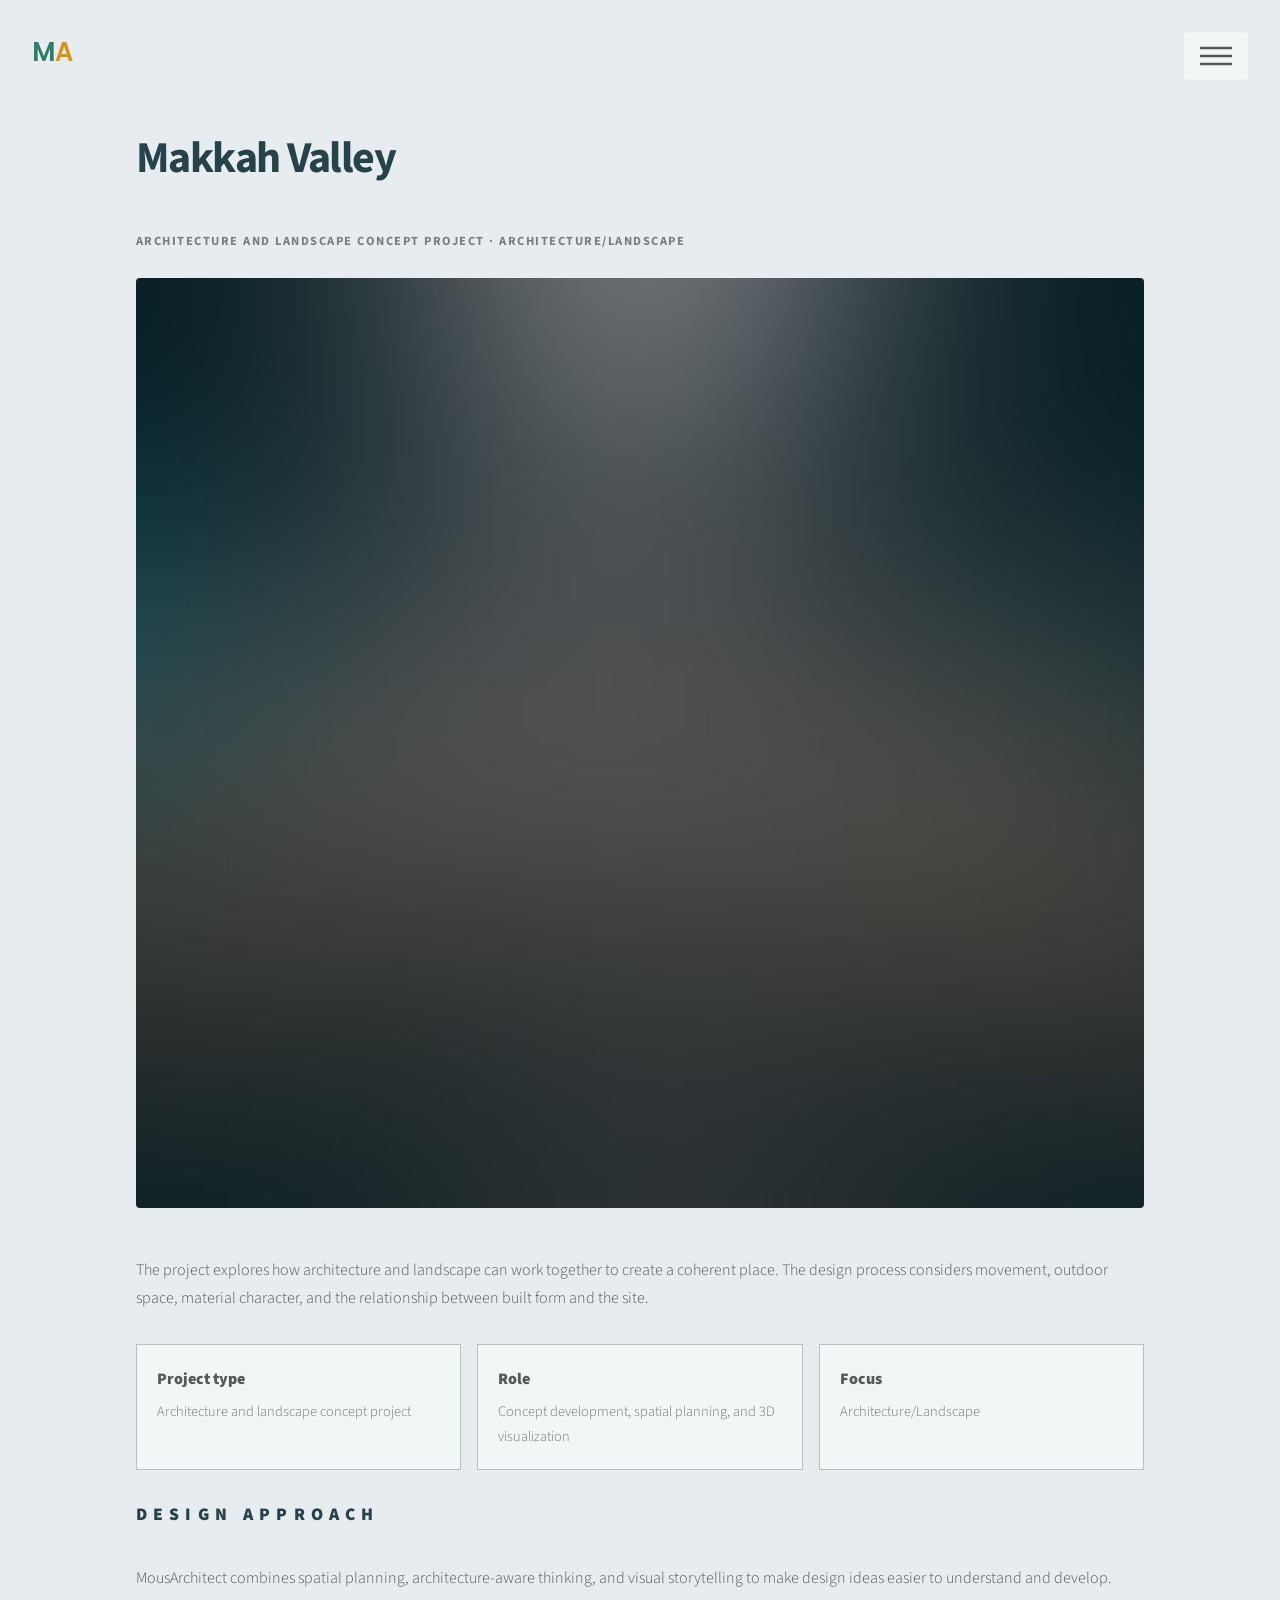
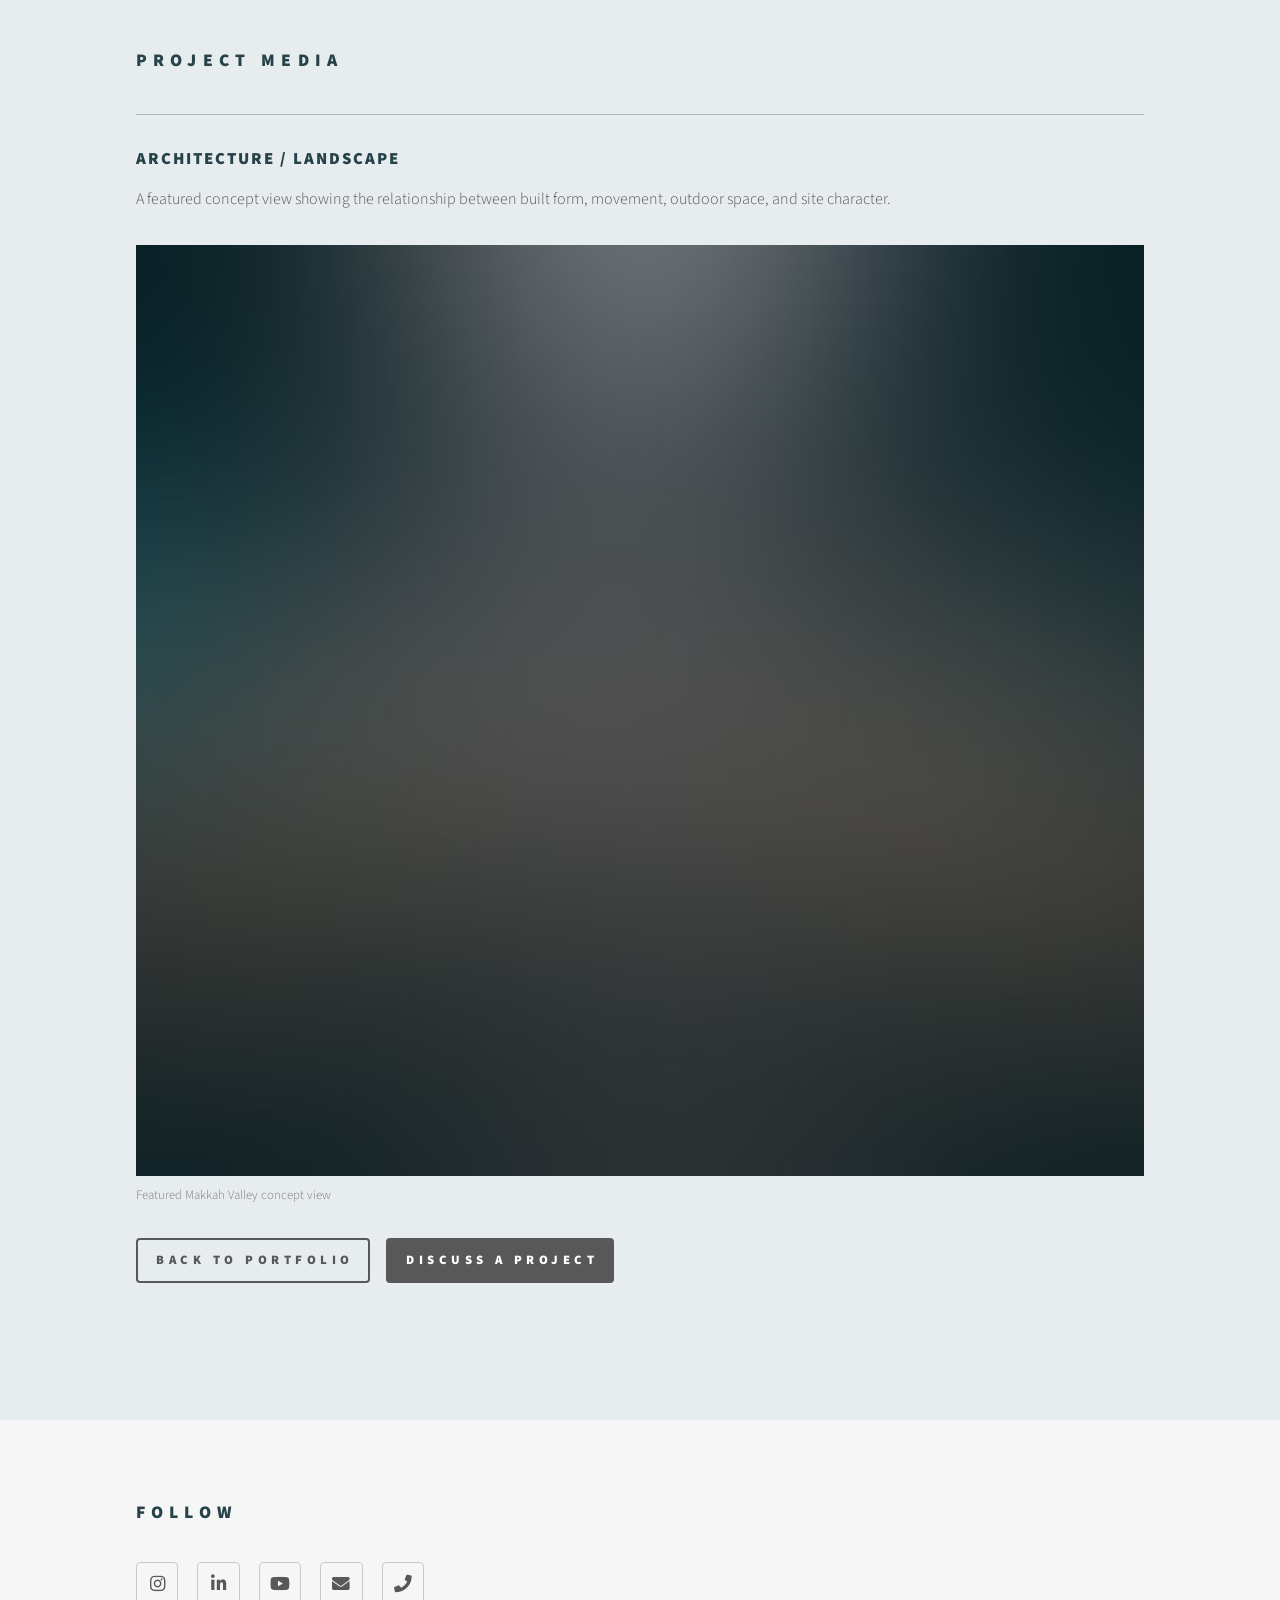
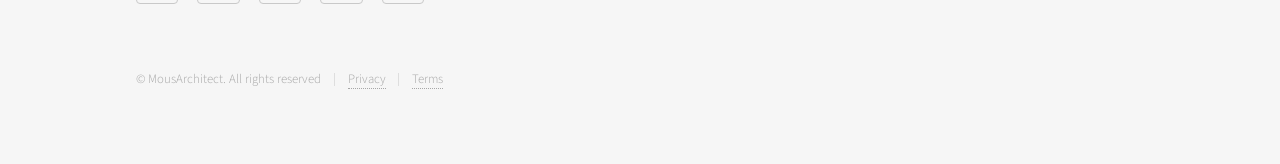
<file: makkah-valley.html>
<!DOCTYPE HTML>
<!--
	Based on Phantom by HTML5 UP (html5up.net | @ajlkn)
	Free for personal and commercial use under the CCA 3.0 license (html5up.net/license)
-->
<html lang="en">
	<head>
		<title>Makkah Valley — MousArchitect</title>
		<meta charset="utf-8" />
		<meta name="viewport" content="width=device-width, initial-scale=1, user-scalable=no" />
		<meta name="theme-color" content="#2f3e2f" />
		<link rel="canonical" href="https://mousarchitect.github.io/makkah-valley.html" />
		<meta property="og:type" content="website" />
		<meta property="og:title" content="Makkah Valley — MousArchitect" />
		<meta property="og:description" content="Makkah Valley architecture and landscape concept project by MousArchitect." />
		<meta property="og:url" content="https://mousarchitect.github.io/makkah-valley.html" />
		<meta property="og:site_name" content="MousArchitect" />
		<meta name="twitter:card" content="summary" />
		<link rel="icon" href="assets/favicon.svg" type="image/svg+xml" />
		<meta name="description" content="Makkah Valley architecture and landscape concept project by MousArchitect." />
		<link rel="preconnect" href="https://fonts.googleapis.com" />
		<link rel="preconnect" href="https://fonts.gstatic.com" crossorigin />
		<link rel="stylesheet" href="https://fonts.googleapis.com/css2?family=Poppins:wght@600&display=swap" />
		<link rel="stylesheet" href="assets/css/main.css" />
		<noscript><link rel="stylesheet" href="assets/css/noscript.css" /></noscript>
	</head>
	<body class="is-preload project-makkah">
		<!-- Wrapper -->
			<div id="wrapper">

				<!-- Header -->
					<header id="header">
						<div class="inner">

							<!-- Logo -->
								<a href="index.html" class="logo logo-ma" aria-label="MousArchitect home">
										<span class="title ma-mark" aria-hidden="true"><span class="ma-m">M</span><span class="ma-a">A</span></span>
								</a>

							<!-- Nav -->
								<nav>
									<ul>
										<li><a href="#menu">Menu</a></li>
									</ul>
								</nav>

						</div>
					</header>

				<!-- Menu -->
					<nav id="menu">
						<h2>Menu</h2>
						<ul>
							<li><a href="index.html">Home</a></li>
							<li><a href="about.html">About</a></li>
							<li><a href="portfolio.html">Portfolio</a></li>
								<li><a href="services.html">Services</a></li>
							<li><a href="contact.html">Contact</a></li>
						</ul>
					</nav>

					<!-- Main -->
						<div id="main">
							<div class="inner">
								<h1>Makkah Valley</h1>
								<p class="eyebrow">Architecture and landscape concept project · Architecture/Landscape</p>
								<span class="image main"><img src="images/pic03.jpg" alt="Makkah Valley architecture and landscape design" /></span>
								<p>The project explores how architecture and landscape can work together to create a coherent place. The design process considers movement, outdoor space, material character, and the relationship between built form and the site.</p>
								<section class="project-meta">
									<div><strong>Project type</strong><span>Architecture and landscape concept project</span></div>
									<div><strong>Role</strong><span>Concept development, spatial planning, and 3D visualization</span></div>
									<div><strong>Focus</strong><span>Architecture/Landscape</span></div>
								</section>
									<h2>Design approach</h2>
									<p>MousArchitect combines spatial planning, architecture-aware thinking, and visual storytelling to make design ideas easier to understand and develop.</p>
									<section class="project-gallery" aria-labelledby="makkah-media-heading">
										<h2 id="makkah-media-heading">Project Media</h2>
										<section class="area-gallery" aria-labelledby="makkah-concept-heading">
											<h3 id="makkah-concept-heading">Architecture / Landscape</h3>
											<p>A featured concept view showing the relationship between built form, movement, outdoor space, and site character.</p>
											<figure><img src="images/pic03.jpg" alt="Makkah Valley architecture and landscape concept view" loading="lazy" /><figcaption>Featured Makkah Valley concept view</figcaption></figure>
										</section>
									</section>
									<footer><ul class="actions"><li><a href="portfolio.html" class="button">Back to Portfolio</a></li><li><a href="contact.html" class="button primary">Discuss a Project</a></li></ul></footer>
							</div>
						</div>
				<!-- Footer -->
					<footer id="footer">
						<div class="inner">
							<section>
								<h2>Follow</h2>
								<!-- TODO: replace # with your real profile URLs, and remove any icons you don't use -->
								<ul class="icons">
									<li><a href="https://www.instagram.com/mousarchitect/" target="_blank" rel="noopener" class="icon brands style2 fa-instagram"><span class="label">Instagram</span></a></li>
									<li><a href="https://www.linkedin.com/in/mousa-hassan-97ba91106/" target="_blank" rel="noopener" class="icon brands style2 fa-linkedin-in"><span class="label">LinkedIn</span></a></li>
									<li><a href="https://youtube.com/@mousarchitect?si=WikqPU5HoL9JmrA7" target="_blank" rel="noopener" class="icon brands style2 fa-youtube"><span class="label">YouTube</span></a></li>
<li><a href="mailto:mousarchitect.info@gmail.com" class="icon solid style2 fa-envelope"><span class="label">Email</span></a></li>
									<li><a href="tel:+15095921839" class="icon solid style2 fa-phone"><span class="label">Phone</span></a></li>
								</ul>
							</section>
							<ul class="copyright">
								<li>&copy; MousArchitect. All rights reserved</li><li><a href="privacy.html">Privacy</a></li><li><a href="terms.html">Terms</a></li>
							</ul>
						</div>
					</footer>

			</div>

		<!-- Scripts -->
			<script src="assets/js/jquery.min.js"></script>
			<script src="assets/js/browser.min.js"></script>
			<script src="assets/js/breakpoints.min.js"></script>
			<script src="assets/js/util.js"></script>
			<script src="assets/js/main.js"></script>

	</body>
</html>
</file>
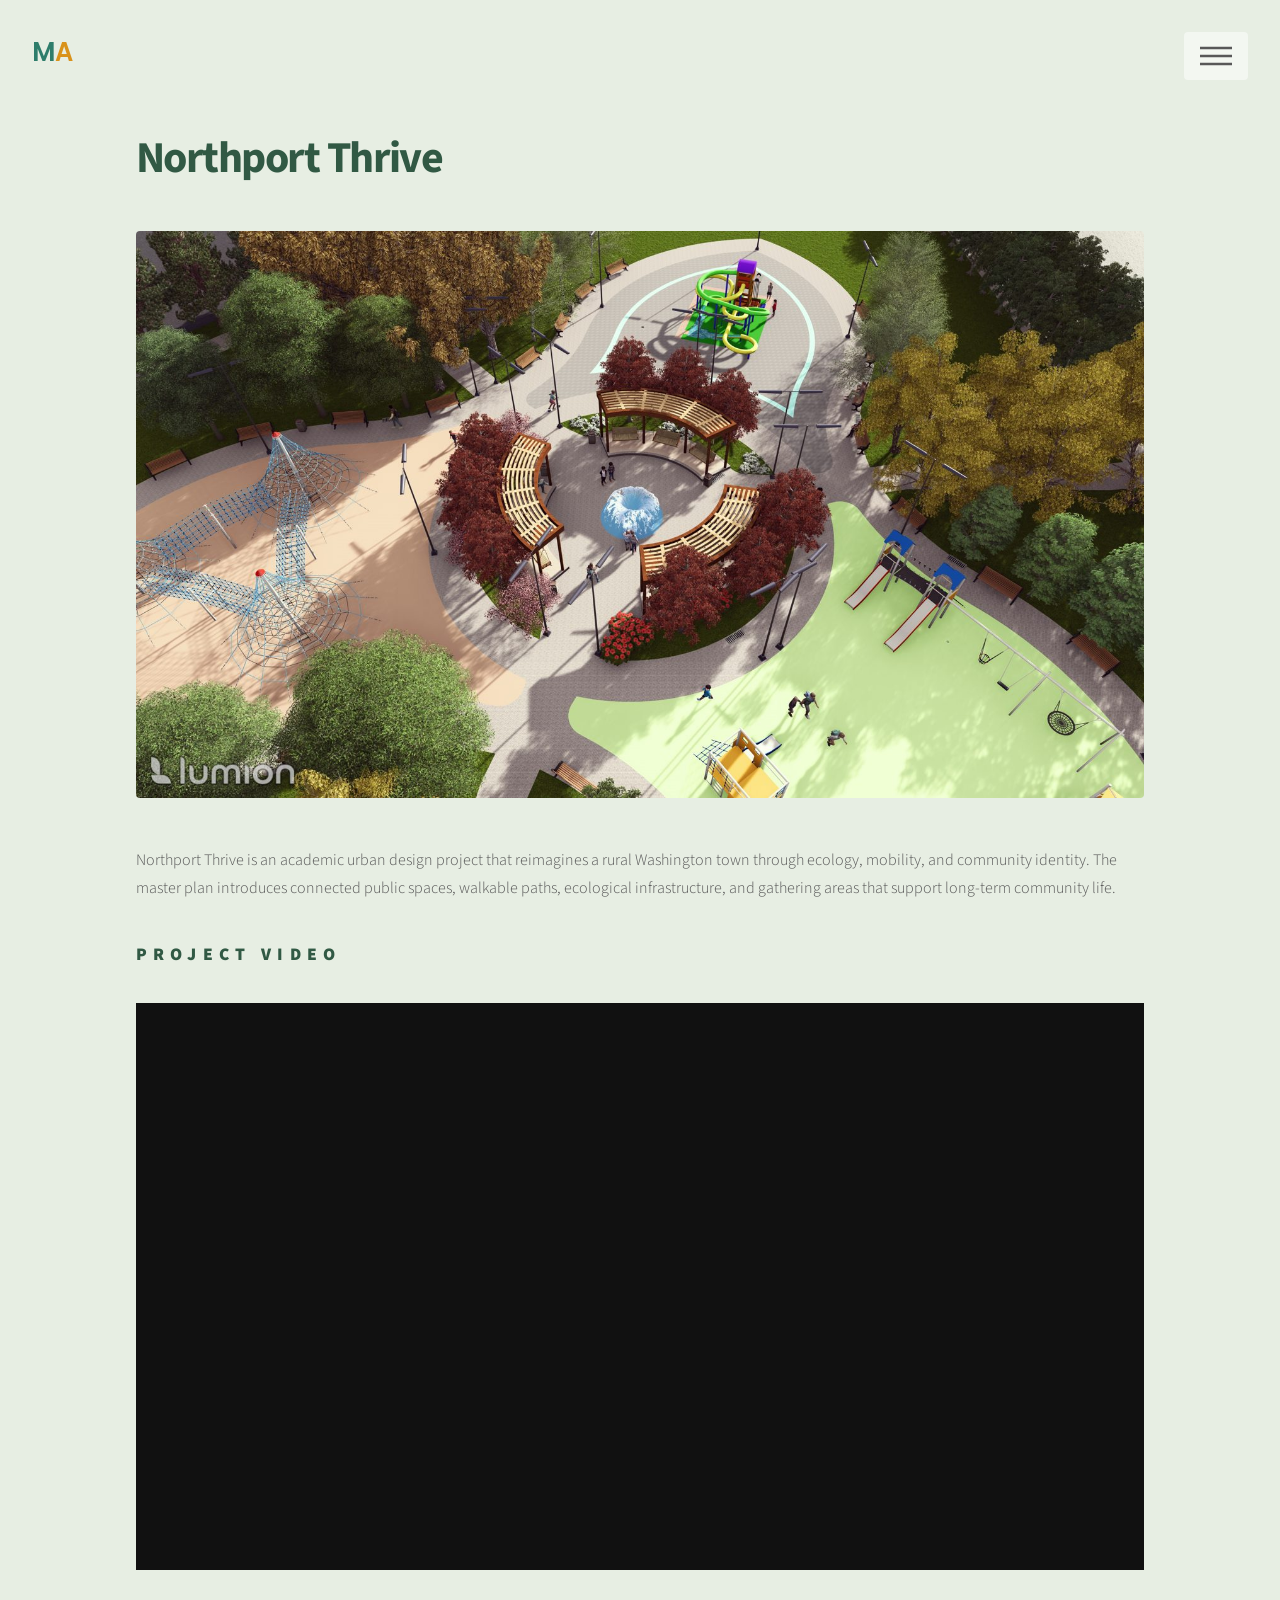
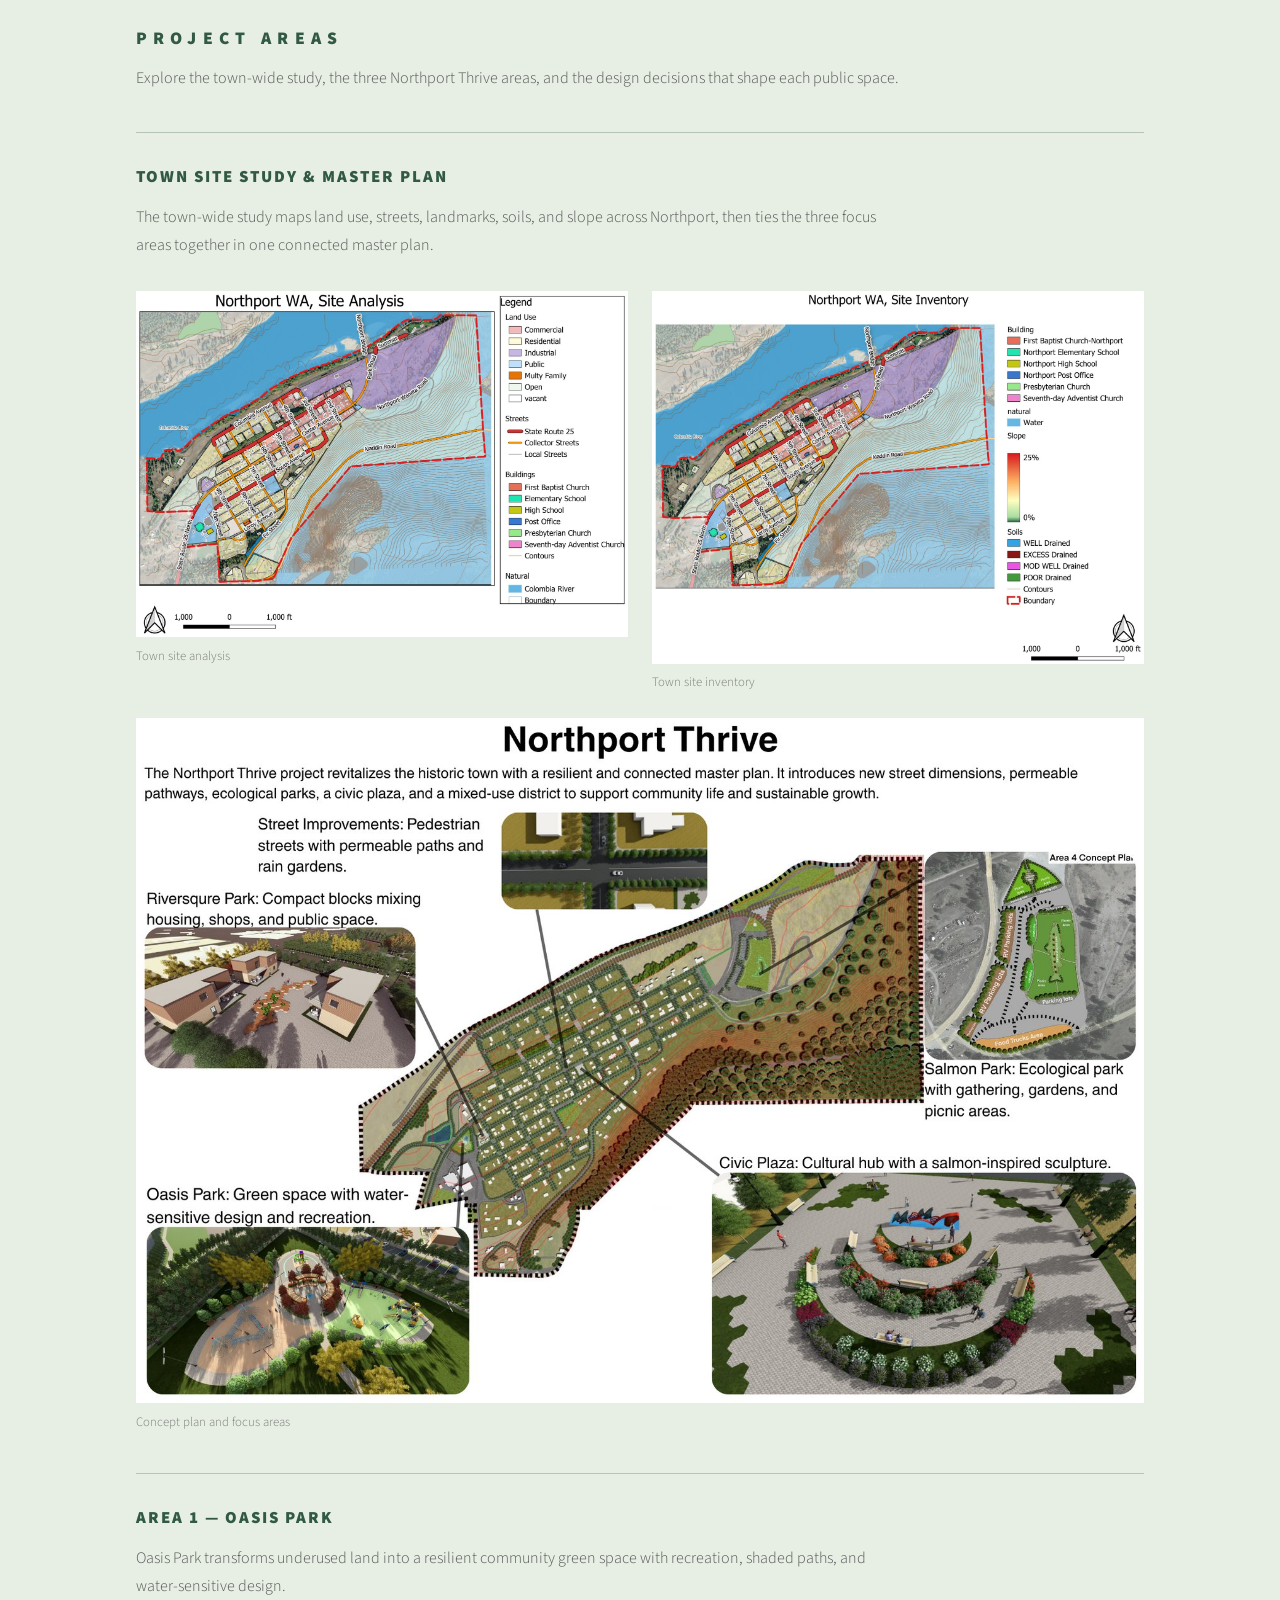
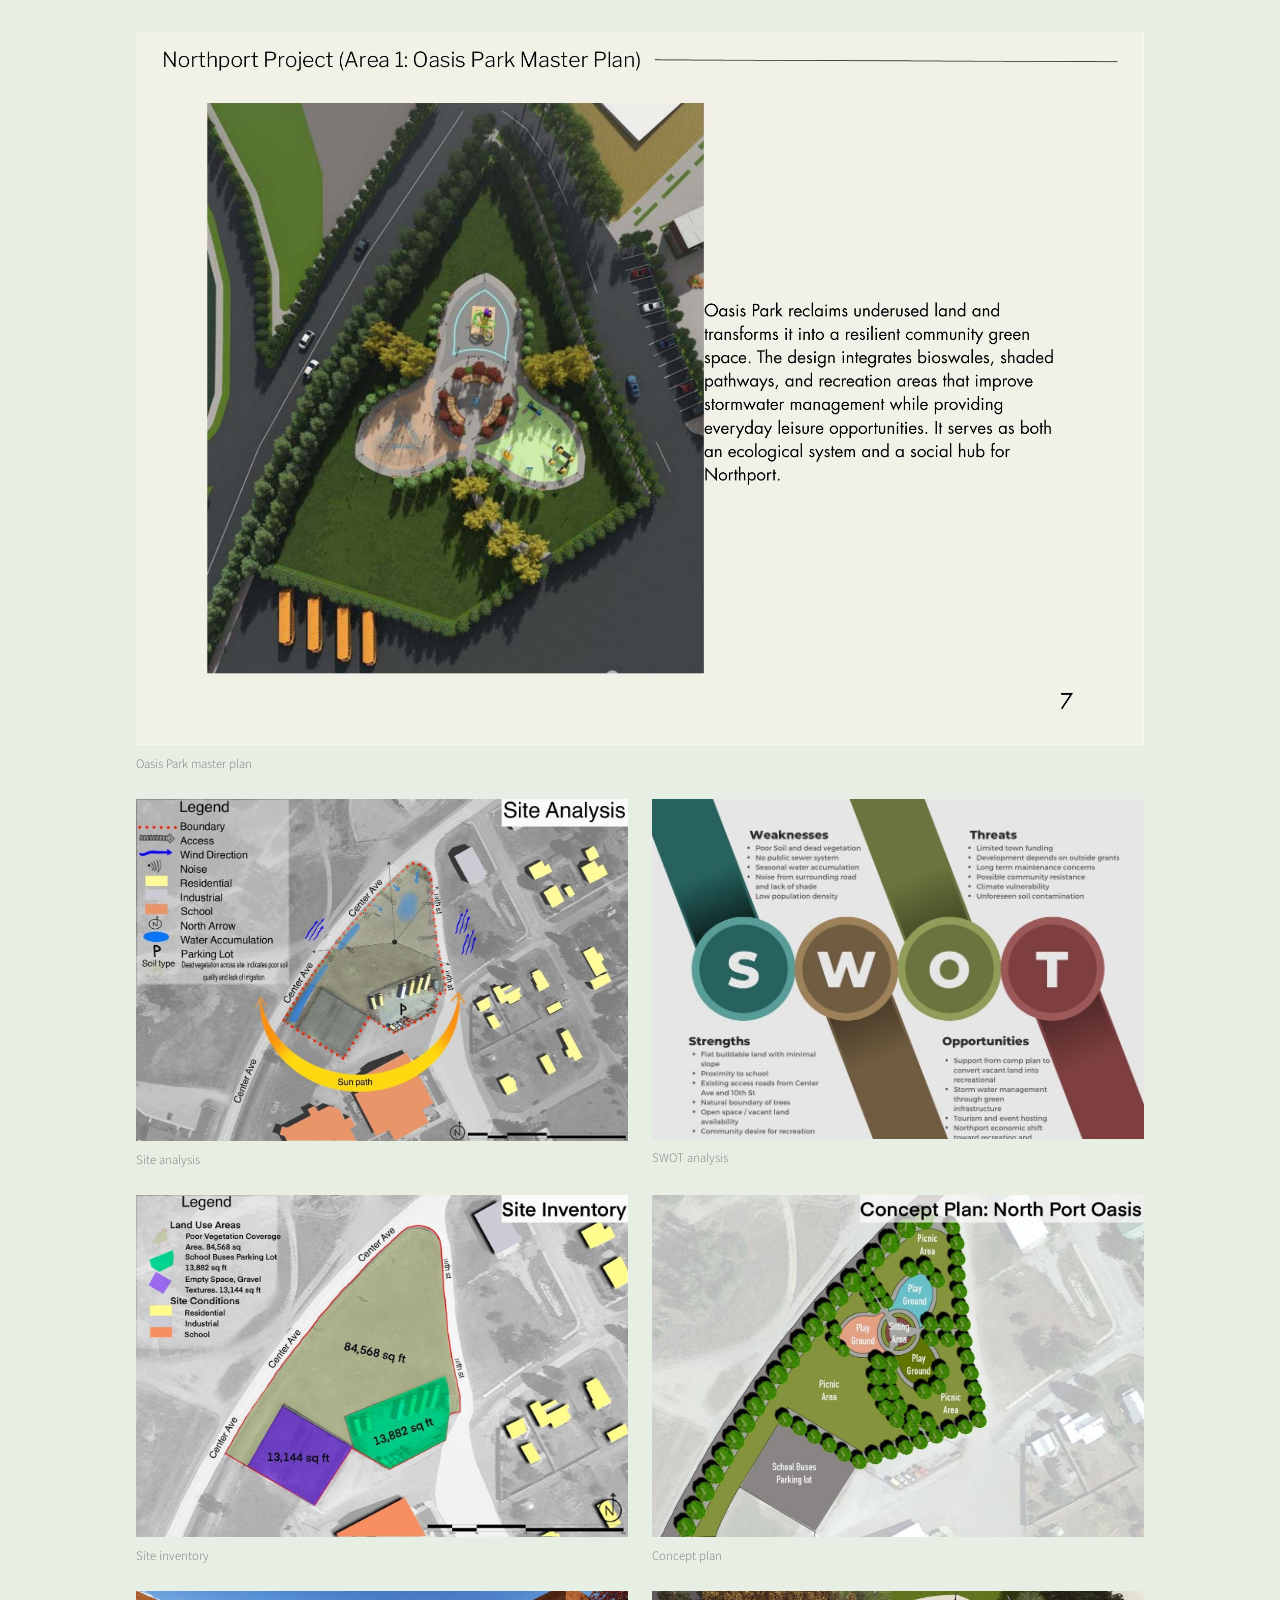
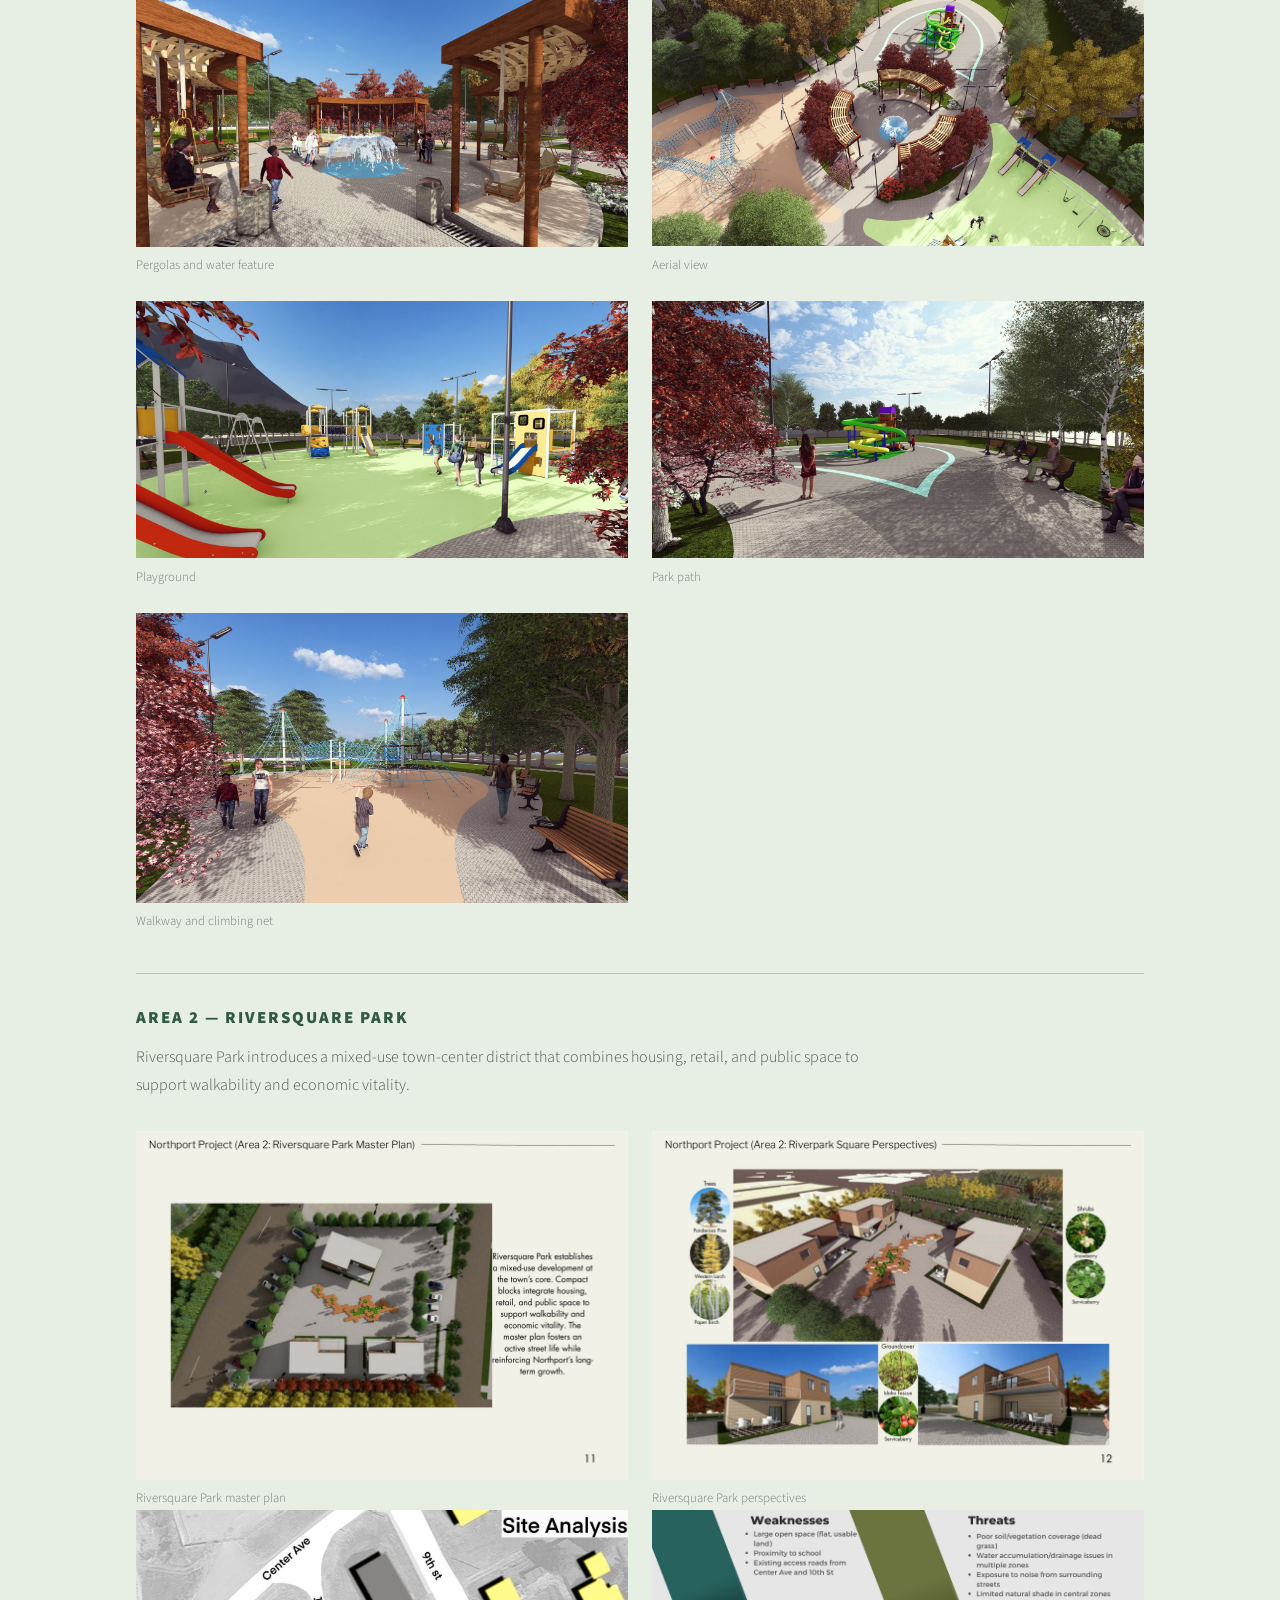
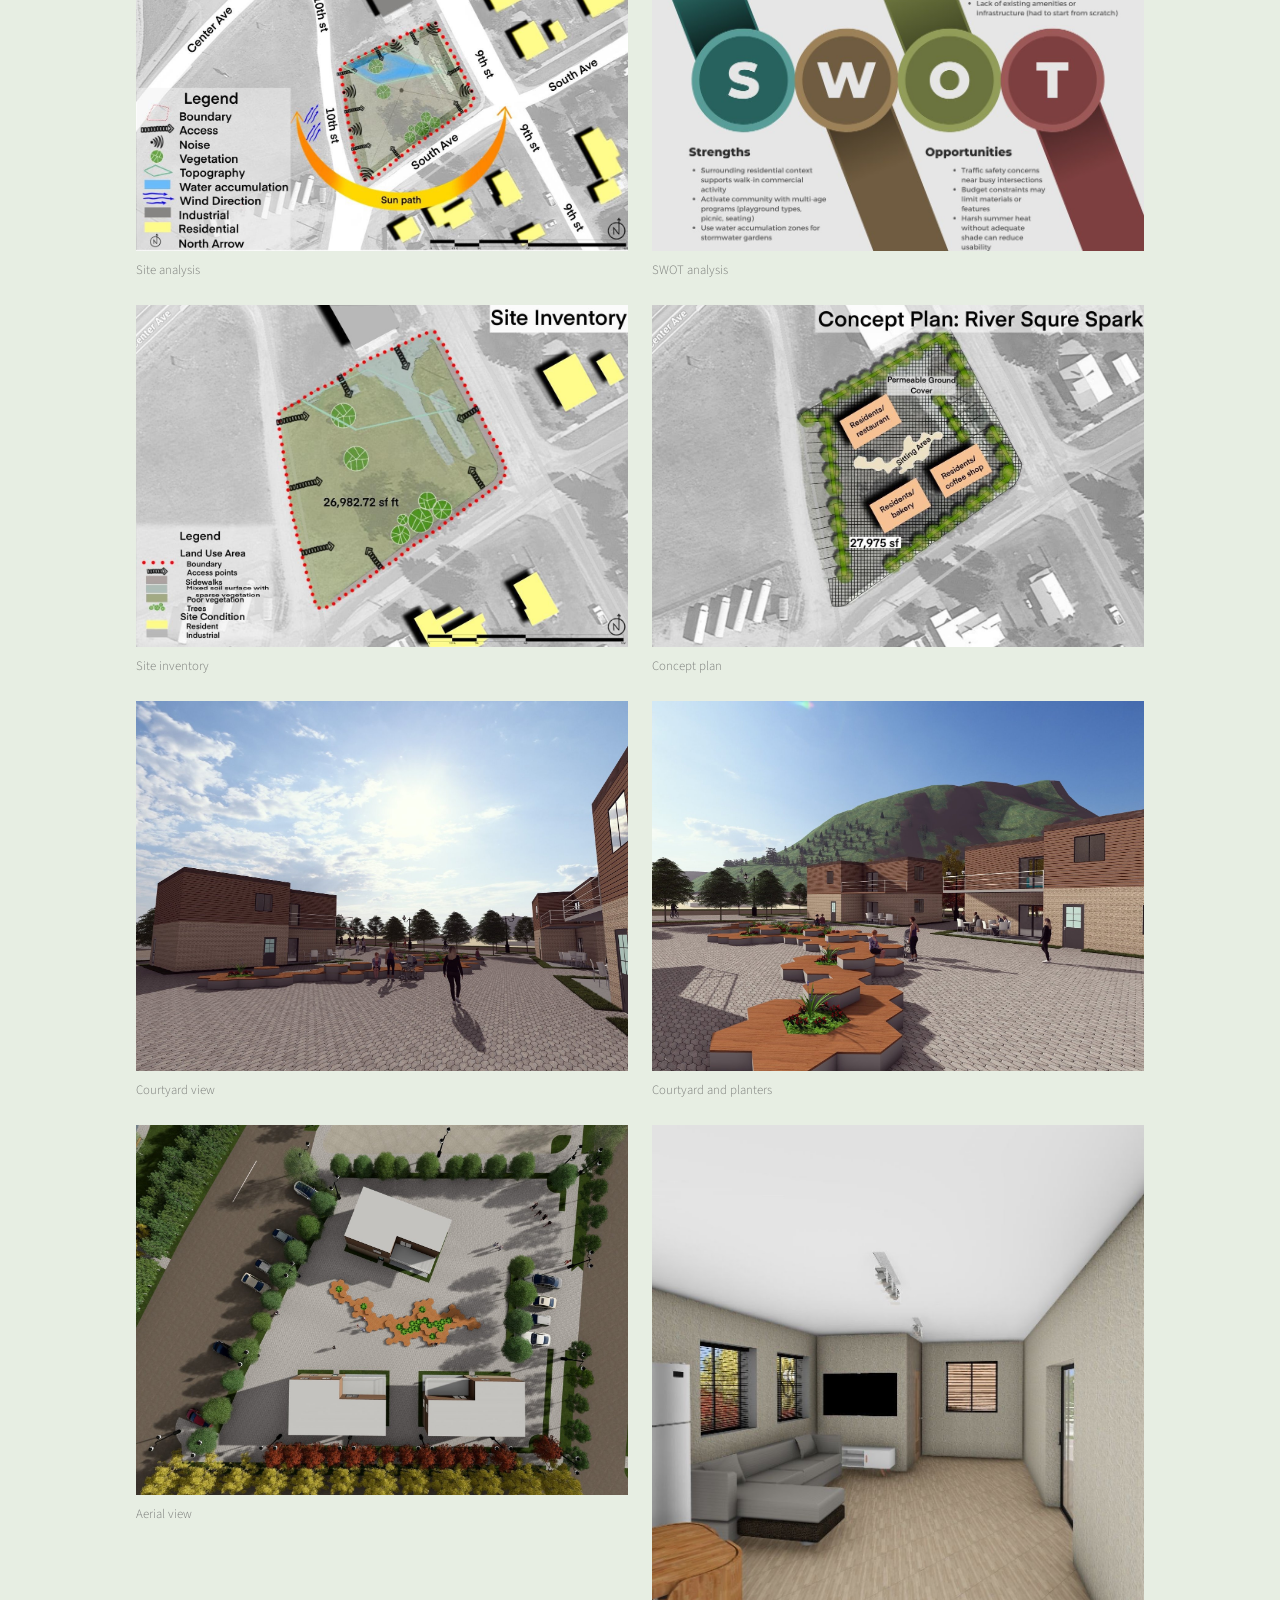
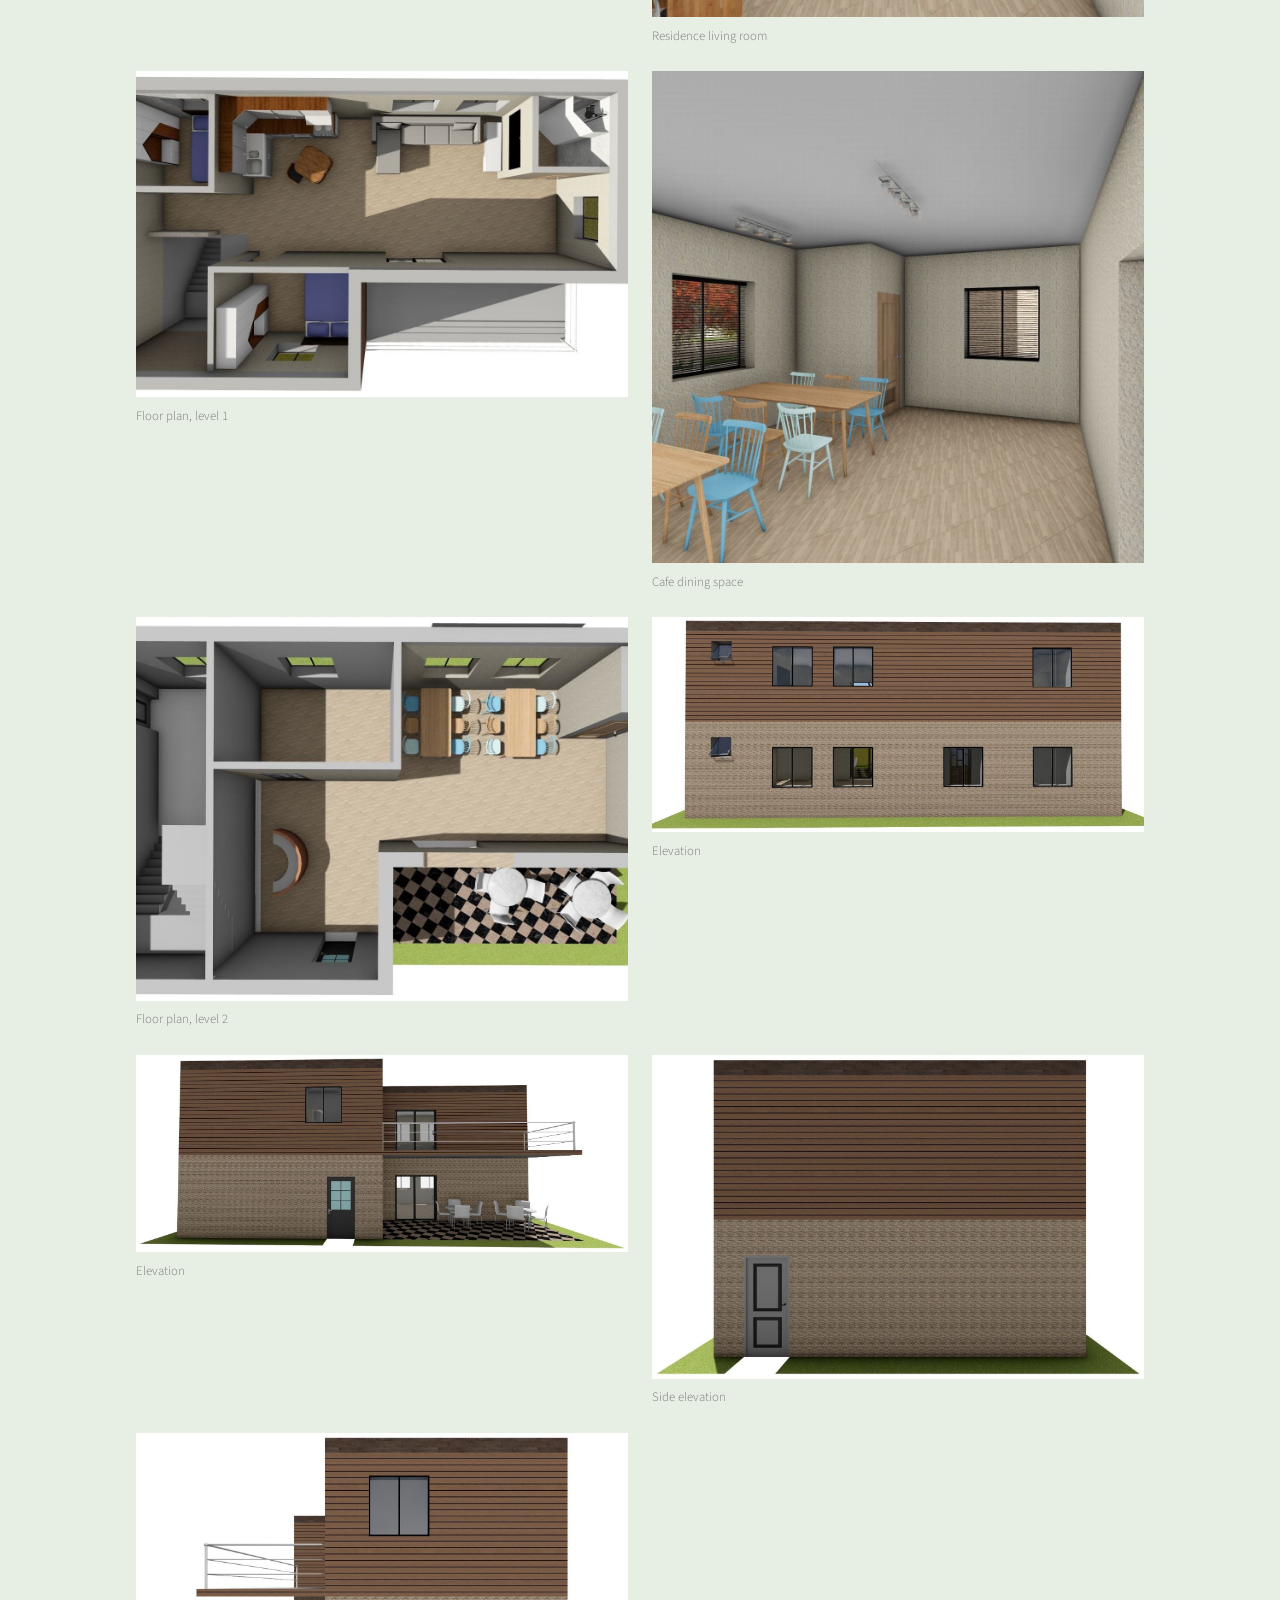
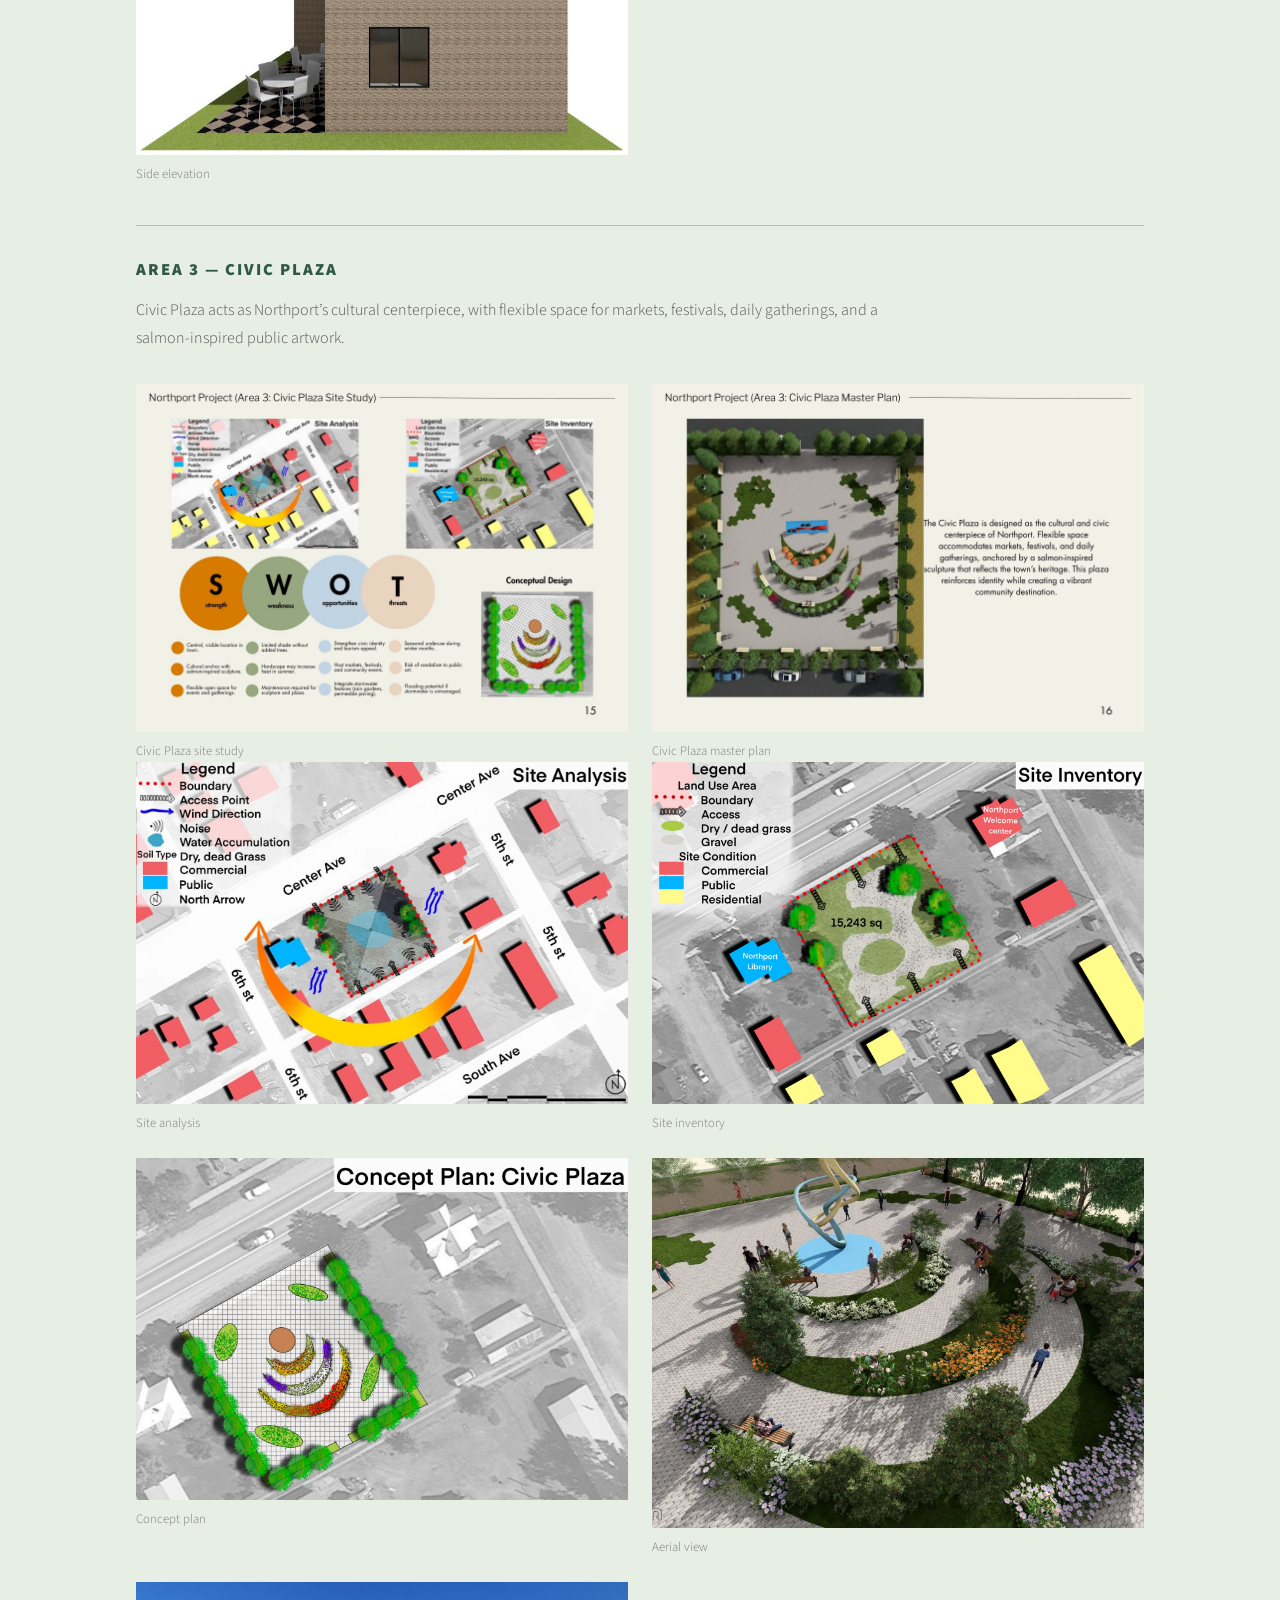
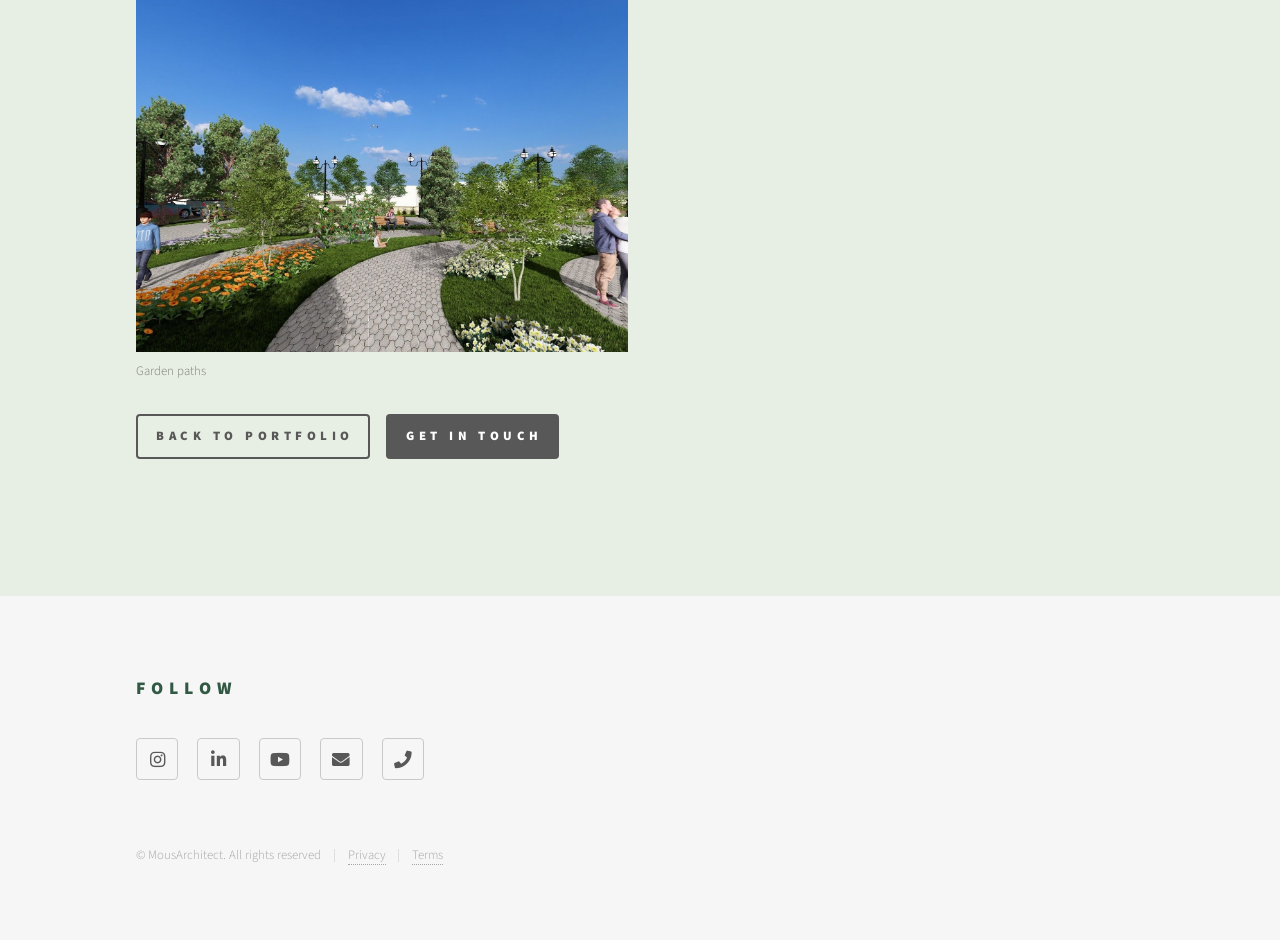
<file: northport-thrive.html>
<!DOCTYPE HTML>
<!--
	Based on Phantom by HTML5 UP (html5up.net | @ajlkn)
	Free for personal and commercial use under the CCA 3.0 license (html5up.net/license)
-->
<html lang="en">
	<head>
		<title>Northport Thrive — MousArchitect</title>
		<meta charset="utf-8" />
		<meta name="viewport" content="width=device-width, initial-scale=1, user-scalable=no" />
		<meta name="theme-color" content="#2f3e2f" />
		<link rel="canonical" href="https://mousarchitect.github.io/northport-thrive.html" />
		<meta property="og:type" content="website" />
		<meta property="og:title" content="Northport Thrive — MousArchitect" />
		<meta property="og:description" content="Northport Thrive community landscape design concept project by MousArchitect." />
		<meta property="og:url" content="https://mousarchitect.github.io/northport-thrive.html" />
		<meta property="og:site_name" content="MousArchitect" />
		<meta name="twitter:card" content="summary" />
		<link rel="icon" href="assets/favicon.svg" type="image/svg+xml" />
		<meta name="description" content="Northport Thrive community landscape design concept project by MousArchitect." />
		<link rel="preconnect" href="https://fonts.googleapis.com" />
		<link rel="preconnect" href="https://fonts.gstatic.com" crossorigin />
		<link rel="stylesheet" href="https://fonts.googleapis.com/css2?family=Poppins:wght@600&display=swap" />
		<link rel="stylesheet" href="assets/css/main.css" />
		<noscript><link rel="stylesheet" href="assets/css/noscript.css" /></noscript>
	</head>
	<body class="is-preload project-northport">
		<!-- Wrapper -->
			<div id="wrapper">

				<!-- Header -->
					<header id="header">
						<div class="inner">

							<!-- Logo -->
								<a href="index.html" class="logo logo-ma" aria-label="MousArchitect home">
										<span class="title ma-mark" aria-hidden="true"><span class="ma-m">M</span><span class="ma-a">A</span></span>
								</a>

							<!-- Nav -->
								<nav>
									<ul>
										<li><a href="#menu">Menu</a></li>
									</ul>
								</nav>

						</div>
					</header>

				<!-- Menu -->
					<nav id="menu">
						<h2>Menu</h2>
						<ul>
							<li><a href="index.html">Home</a></li>
							<li><a href="about.html">About</a></li>
							<li><a href="portfolio.html">Portfolio</a></li>
								<li><a href="services.html">Services</a></li>
							<li><a href="contact.html">Contact</a></li>
						</ul>
					</nav>

				<!-- Main -->
					<div id="main">
							<div class="inner">
								<h1>Northport Thrive</h1>
								<span class="image main"><img src="images/northport-thrive.jpg" alt="Northport Thrive park design, aerial view" /></span>
								<p>Northport Thrive is an academic urban design project that reimagines a rural Washington town through ecology, mobility, and community identity. The master plan introduces connected public spaces, walkable paths, ecological infrastructure, and gathering areas that support long-term community life.</p>
								<section class="project-video">
									<h2>Project Video</h2>
									<div class="video-frame">
										<iframe src="https://www.youtube-nocookie.com/embed/2WnKSOCzevM?rel=0" title="Northport Thrive project video" loading="lazy" allow="accelerometer; autoplay; clipboard-write; encrypted-media; gyroscope; picture-in-picture; web-share" allowfullscreen></iframe>
									</div>
								</section>
								<section class="project-gallery" aria-labelledby="northport-areas-heading">
									<h2 id="northport-areas-heading">Project Areas</h2>
									<p>Explore the town-wide study, the three Northport Thrive areas, and the design decisions that shape each public space.</p>

									<section class="area-gallery" aria-labelledby="town-heading">
										<h3 id="town-heading">Town Site Study &amp; Master Plan</h3>
										<p>The town-wide study maps land use, streets, landmarks, soils, and slope across Northport, then ties the three focus areas together in one connected master plan.</p>
										<div class="gallery-grid">
											<figure><img src="images/northport-thrive-01.jpg" alt="Northport, Washington site analysis map showing land use, streets, buildings, and the Columbia River" loading="lazy" /><figcaption>Town site analysis</figcaption></figure>
											<figure><img src="images/northport-thrive-02.jpg" alt="Northport, Washington site inventory map showing key buildings, soils, slope, and water" loading="lazy" /><figcaption>Town site inventory</figcaption></figure>
										</div>
										<figure><img src="images/northport-thrive-03.jpg" alt="Northport Thrive master plan board linking street improvements, Riversquare Park, Oasis Park, Civic Plaza, and Salmon Park" loading="lazy" /><figcaption>Concept plan and focus areas</figcaption></figure>
									</section>

									<section class="area-gallery" aria-labelledby="oasis-heading">
										<h3 id="oasis-heading">Area 1 — Oasis Park</h3>
										<p>Oasis Park transforms underused land into a resilient community green space with recreation, shaded paths, and water-sensitive design.</p>
										<figure><img src="images/northport-oasis-master-plan.jpg" alt="Oasis Park master plan showing the community green space, paths, recreation areas, and surrounding streets" loading="lazy" /><figcaption>Oasis Park master plan</figcaption></figure>
										<div class="gallery-grid">
											<figure><img src="images/northport-thrive-04.jpg" alt="Oasis Park site analysis diagram with access, wind, noise, water accumulation, and sun path" loading="lazy" /><figcaption>Site analysis</figcaption></figure>
											<figure><img src="images/northport-thrive-05.jpg" alt="Oasis Park SWOT analysis" loading="lazy" /><figcaption>SWOT analysis</figcaption></figure>
											<figure><img src="images/northport-thrive-06.jpg" alt="Oasis Park site inventory with land use areas and site conditions" loading="lazy" /><figcaption>Site inventory</figcaption></figure>
											<figure><img src="images/northport-thrive-07.jpg" alt="Oasis Park concept plan with play grounds, picnic areas, and seating" loading="lazy" /><figcaption>Concept plan</figcaption></figure>
											<figure><img src="images/northport-thrive-08.jpg" alt="Oasis Park rendering of shaded pergolas, seating, and a water feature" loading="lazy" /><figcaption>Pergolas and water feature</figcaption></figure>
											<figure><img src="images/northport-thrive-09.jpg" alt="Aerial rendering of Oasis Park with curved paths, play areas, and seating" loading="lazy" /><figcaption>Aerial view</figcaption></figure>
											<figure><img src="images/northport-thrive-10.jpg" alt="Oasis Park playground rendering with slides and play structures" loading="lazy" /><figcaption>Playground</figcaption></figure>
											<figure><img src="images/northport-thrive-11.jpg" alt="Oasis Park rendering of a walking path with a colorful play structure" loading="lazy" /><figcaption>Park path</figcaption></figure>
											<figure><img src="images/northport-thrive-12.jpg" alt="Oasis Park rendering of a walkway with benches and a climbing net" loading="lazy" /><figcaption>Walkway and climbing net</figcaption></figure>
										</div>
									</section>

									<section class="area-gallery" aria-labelledby="riversquare-heading">
										<h3 id="riversquare-heading">Area 2 — Riversquare Park</h3>
										<p>Riversquare Park introduces a mixed-use town-center district that combines housing, retail, and public space to support walkability and economic vitality.</p>
										<div class="gallery-grid">
											<figure><img src="images/northport-riversquare-master-plan.jpg" alt="Riversquare Park master plan with compact mixed-use blocks and public space" loading="lazy" /><figcaption>Riversquare Park master plan</figcaption></figure>
											<figure><img src="images/northport-riversquare-perspectives.jpg" alt="Riversquare Park perspectives showing housing, shared outdoor space, planting, and pedestrian areas" loading="lazy" /><figcaption>Riversquare Park perspectives</figcaption></figure>
										</div>
										<div class="gallery-grid">
											<figure><img src="images/northport-thrive-13.jpg" alt="Riversquare Park site analysis diagram with access, noise, topography, and sun path" loading="lazy" /><figcaption>Site analysis</figcaption></figure>
											<figure><img src="images/northport-thrive-14.jpg" alt="Riversquare Park SWOT analysis" loading="lazy" /><figcaption>SWOT analysis</figcaption></figure>
											<figure><img src="images/northport-thrive-15.jpg" alt="Riversquare Park site inventory with boundary, access points, and vegetation" loading="lazy" /><figcaption>Site inventory</figcaption></figure>
											<figure><img src="images/northport-thrive-16.jpg" alt="Riversquare Park concept plan with mixed-use buildings around a shared courtyard" loading="lazy" /><figcaption>Concept plan</figcaption></figure>
											<figure><img src="images/northport-thrive-17.jpg" alt="Riversquare Park courtyard rendering with mixed-use buildings and seating" loading="lazy" /><figcaption>Courtyard view</figcaption></figure>
											<figure><img src="images/northport-thrive-18.jpg" alt="Riversquare Park courtyard rendering with planters, seating, and mountain views" loading="lazy" /><figcaption>Courtyard and planters</figcaption></figure>
											<figure><img src="images/northport-thrive-19.jpg" alt="Aerial rendering of Riversquare Park buildings, parking, and planting" loading="lazy" /><figcaption>Aerial view</figcaption></figure>
											<figure><img src="images/northport-thrive-20.jpg" alt="Interior rendering of a Riversquare residence living room" loading="lazy" /><figcaption>Residence living room</figcaption></figure>
											<figure><img src="images/northport-thrive-21.jpg" alt="Cutaway floor plan rendering of a Riversquare residence, ground level" loading="lazy" /><figcaption>Floor plan, level 1</figcaption></figure>
											<figure><img src="images/northport-thrive-22.jpg" alt="Interior rendering of a Riversquare cafe dining space" loading="lazy" /><figcaption>Cafe dining space</figcaption></figure>
											<figure><img src="images/northport-thrive-23.jpg" alt="Cutaway floor plan rendering of a Riversquare building with cafe seating and patio" loading="lazy" /><figcaption>Floor plan, level 2</figcaption></figure>
											<figure><img src="images/northport-thrive-24.jpg" alt="Riversquare building elevation with wood and brick facade" loading="lazy" /><figcaption>Elevation</figcaption></figure>
											<figure><img src="images/northport-thrive-25.jpg" alt="Riversquare building elevation with balcony and patio seating" loading="lazy" /><figcaption>Elevation</figcaption></figure>
											<figure><img src="images/northport-thrive-26.jpg" alt="Riversquare building side elevation" loading="lazy" /><figcaption>Side elevation</figcaption></figure>
											<figure><img src="images/northport-thrive-27.jpg" alt="Riversquare building side elevation with balcony and patio" loading="lazy" /><figcaption>Side elevation</figcaption></figure>
										</div>
									</section>

									<section class="area-gallery" aria-labelledby="civic-heading">
										<h3 id="civic-heading">Area 3 — Civic Plaza</h3>
										<p>Civic Plaza acts as Northport’s cultural centerpiece, with flexible space for markets, festivals, daily gatherings, and a salmon-inspired public artwork.</p>
										<div class="gallery-grid">
											<figure><img src="images/northport-civic-plaza-site-study.jpg" alt="Civic Plaza site study with site analysis, site inventory, strengths, weaknesses, opportunities, and threats" loading="lazy" /><figcaption>Civic Plaza site study</figcaption></figure>
											<figure><img src="images/northport-civic-plaza-master-plan.jpg" alt="Civic Plaza master plan with central salmon-inspired sculpture, planting, seating, and gathering space" loading="lazy" /><figcaption>Civic Plaza master plan</figcaption></figure>
										</div>
										<div class="gallery-grid">
											<figure><img src="images/northport-thrive-28.jpg" alt="Civic Plaza site analysis diagram with access, wind, noise, and sun path" loading="lazy" /><figcaption>Site analysis</figcaption></figure>
											<figure><img src="images/northport-thrive-29.jpg" alt="Civic Plaza site inventory with boundary, access, and nearby library and welcome center" loading="lazy" /><figcaption>Site inventory</figcaption></figure>
											<figure><img src="images/northport-thrive-30.jpg" alt="Civic Plaza concept plan with curved planting beds around a central sculpture" loading="lazy" /><figcaption>Concept plan</figcaption></figure>
											<figure><img src="images/northport-thrive-31.jpg" alt="Aerial rendering of Civic Plaza with curved paths, planting, and a sculpture" loading="lazy" /><figcaption>Aerial view</figcaption></figure>
											<figure><img src="images/northport-thrive-32.jpg" alt="Civic Plaza rendering of curved paths, flower beds, and trees" loading="lazy" /><figcaption>Garden paths</figcaption></figure>
										</div>
									</section>
								</section>
							<footer>
								<ul class="actions">
									<li><a href="portfolio.html" class="button">Back to Portfolio</a></li>
									<li><a href="contact.html" class="button primary">Get In Touch</a></li>
								</ul>
							</footer>
						</div>
					</div>

				<!-- Footer -->
					<footer id="footer">
						<div class="inner">
							<section>
								<h2>Follow</h2>
								<!-- TODO: replace # with your real profile URLs, and remove any icons you don't use -->
								<ul class="icons">
									<li><a href="https://www.instagram.com/mousarchitect/" target="_blank" rel="noopener" class="icon brands style2 fa-instagram"><span class="label">Instagram</span></a></li>
									<li><a href="https://www.linkedin.com/in/mousa-hassan-97ba91106/" target="_blank" rel="noopener" class="icon brands style2 fa-linkedin-in"><span class="label">LinkedIn</span></a></li>
									<li><a href="https://youtube.com/@mousarchitect?si=WikqPU5HoL9JmrA7" target="_blank" rel="noopener" class="icon brands style2 fa-youtube"><span class="label">YouTube</span></a></li>
<li><a href="mailto:mousarchitect.info@gmail.com" class="icon solid style2 fa-envelope"><span class="label">Email</span></a></li>
									<li><a href="tel:+15095921839" class="icon solid style2 fa-phone"><span class="label">Phone</span></a></li>
								</ul>
							</section>
							<ul class="copyright">
								<li>&copy; MousArchitect. All rights reserved</li><li><a href="privacy.html">Privacy</a></li><li><a href="terms.html">Terms</a></li>
							</ul>
						</div>
					</footer>

			</div>

		<!-- Scripts -->
			<script src="assets/js/jquery.min.js"></script>
			<script src="assets/js/browser.min.js"></script>
			<script src="assets/js/breakpoints.min.js"></script>
			<script src="assets/js/util.js"></script>
			<script src="assets/js/main.js"></script>

	</body>
</html>
</file>
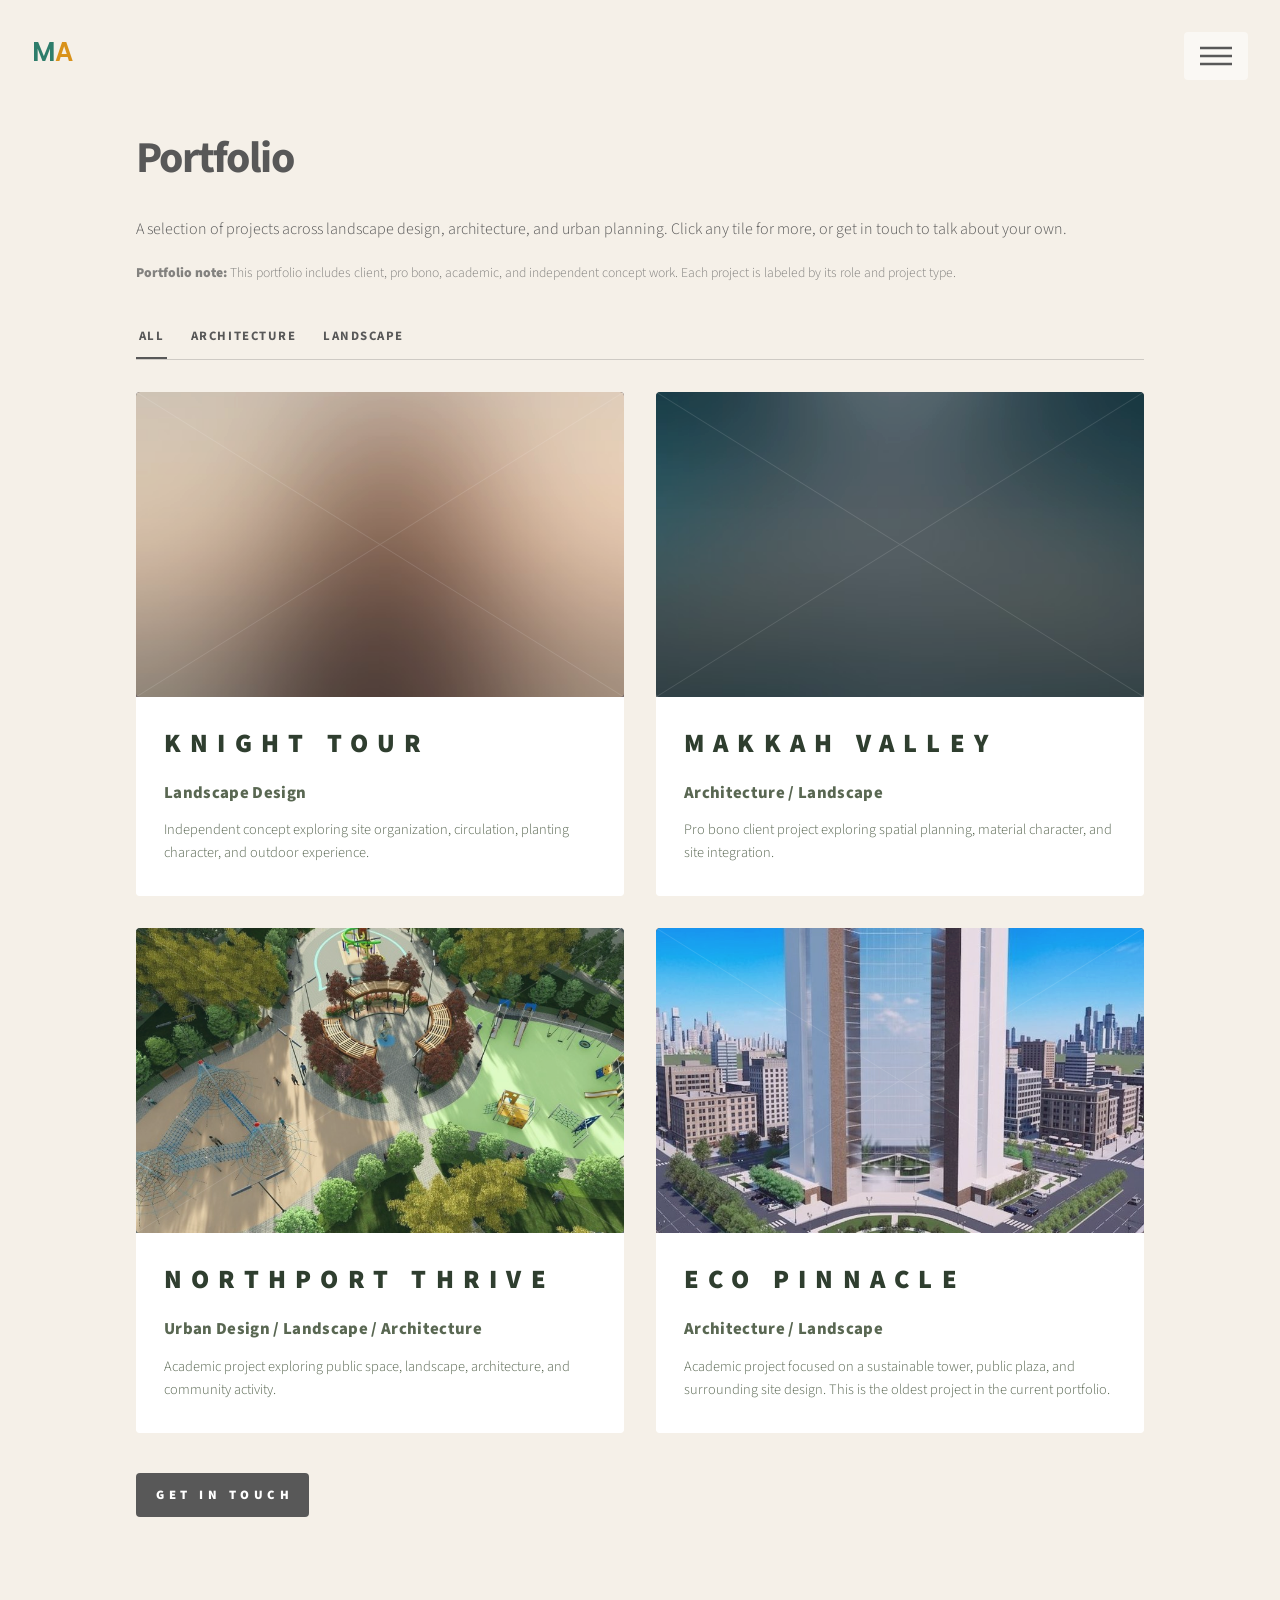
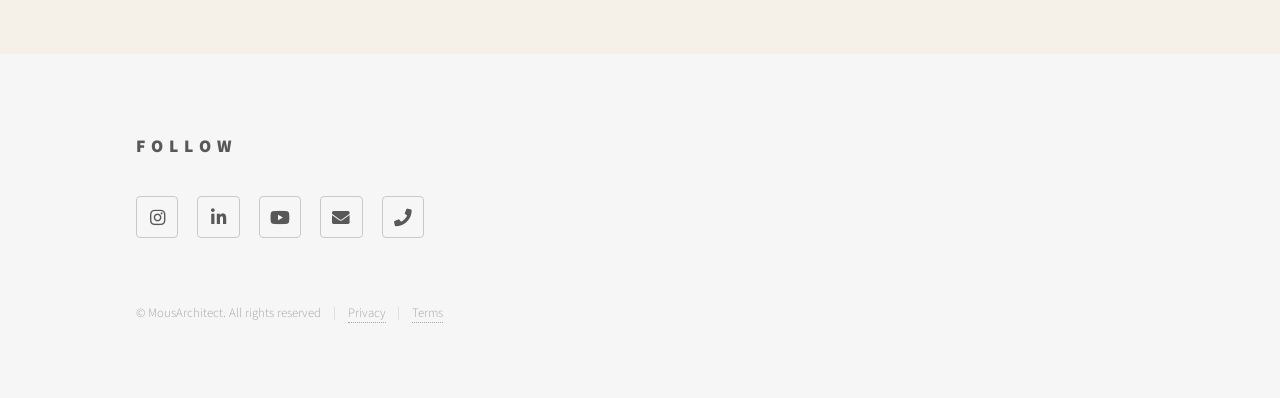
<file: portfolio.html>
<!DOCTYPE HTML>
<!--
	Based on Phantom by HTML5 UP (html5up.net | @ajlkn)
	Free for personal and commercial use under the CCA 3.0 license (html5up.net/license)
-->
<html lang="en">
	<head>
		<title>Portfolio — MousArchitect</title>
		<meta charset="utf-8" />
		<meta name="viewport" content="width=device-width, initial-scale=1, user-scalable=no" />
		<meta name="theme-color" content="#2f3e2f" />
		<link rel="canonical" href="https://mousarchitect.github.io/portfolio.html" />
		<meta property="og:type" content="website" />
		<meta property="og:title" content="Portfolio — MousArchitect" />
		<meta property="og:description" content="Explore MousArchitect landscape, architecture, and residential design projects." />
		<meta property="og:url" content="https://mousarchitect.github.io/portfolio.html" />
		<meta property="og:site_name" content="MousArchitect" />
		<meta name="twitter:card" content="summary" />
		<link rel="icon" href="assets/favicon.svg" type="image/svg+xml" />
		<meta name="description" content="Explore MousArchitect landscape, architecture, and residential design projects." />
		<link rel="preconnect" href="https://fonts.googleapis.com" />
		<link rel="preconnect" href="https://fonts.gstatic.com" crossorigin />
		<link rel="stylesheet" href="https://fonts.googleapis.com/css2?family=Poppins:wght@600&display=swap" />
		<link rel="stylesheet" href="assets/css/main.css" />
		<noscript><link rel="stylesheet" href="assets/css/noscript.css" /></noscript>
	</head>
	<body class="is-preload">
		<!-- Wrapper -->
			<div id="wrapper">

				<!-- Header -->
					<header id="header">
						<div class="inner">

							<!-- Logo -->
								<a href="index.html" class="logo logo-ma" aria-label="MousArchitect home">
										<span class="title ma-mark" aria-hidden="true"><span class="ma-m">M</span><span class="ma-a">A</span></span>
								</a>

							<!-- Nav -->
								<nav>
									<ul>
										<li><a href="#menu">Menu</a></li>
									</ul>
								</nav>

						</div>
					</header>

				<!-- Menu -->
					<nav id="menu">
						<h2>Menu</h2>
						<ul>
							<li><a href="index.html">Home</a></li>
							<li><a href="about.html">About</a></li>
							<li><a href="portfolio.html">Portfolio</a></li>
								<li><a href="services.html">Services</a></li>
							<li><a href="contact.html">Contact</a></li>
						</ul>
					</nav>

				<!-- Main -->
					<div id="main">
						<div class="inner">
								<header>
									<h1>Portfolio</h1>
									<p>A selection of projects across landscape design, architecture, and urban planning. Click any tile for more, or get in touch to talk about your own.</p>
									<p class="small-note"><strong>Portfolio note:</strong> This portfolio includes client, pro bono, academic, and independent concept work. Each project is labeled by its role and project type.</p>
								</header>
								<nav class="portfolio-filters" aria-label="Filter portfolio projects">
									<button type="button" class="is-active" data-filter="all" aria-pressed="true">All</button>
									<button type="button" data-filter="architecture" aria-pressed="false">Architecture</button>
									<button type="button" data-filter="landscape" aria-pressed="false">Landscape</button>
								</nav>
								<section class="tiles portfolio-projects">
									<article class="style1" id="project-1" data-categories="landscape">
										<button type="button" class="image portfolio-lightbox-trigger" data-image="images/pic04.jpg" data-title="Knight Tour" data-category="Landscape Design" aria-label="Preview Knight Tour">
											<img src="images/pic04.jpg" alt="Knight Tour" />
										</button>
									<a href="knight-tour.html">
										<h2>Knight Tour</h2>
										<div class="content">
											<h3>Landscape Design</h3>
												<p>Independent concept exploring site organization, circulation, planting character, and outdoor experience.</p>
										</div>
									</a>
								</article>
									<article class="style2" id="project-2" data-categories="architecture landscape">
										<button type="button" class="image portfolio-lightbox-trigger" data-image="images/pic03.jpg" data-title="Makkah Valley" data-category="Architecture / Landscape" aria-label="Preview Makkah Valley">
											<img src="images/pic03.jpg" alt="Makkah Valley" />
										</button>
									<a href="makkah-valley.html">
										<h2>Makkah Valley</h2>
										<div class="content">
											<h3>Architecture / Landscape</h3>
												<p>Pro bono client project exploring spatial planning, material character, and site integration.</p>
										</div>
									</a>
								</article>
									<article class="style3" id="project-3" data-categories="architecture landscape">
											<button type="button" class="image portfolio-lightbox-trigger" data-image="images/northport-thrive-gallery.jpg" data-title="Northport Thrive" data-category="Urban Design / Landscape / Architecture" aria-label="Preview Northport Thrive">
												<img src="images/northport-thrive-tile.jpg" alt="Northport Thrive park design, aerial view" />
											</button>
										<a href="northport-thrive.html">
										<h2>Northport Thrive</h2>
										<div class="content">
											<h3>Urban Design / Landscape / Architecture</h3>
												<p>Academic project exploring public space, landscape, architecture, and community activity.</p>
											</div>
										</a>
									</article>
									<article class="style4" id="project-4" data-categories="architecture landscape">
											<button type="button" class="image portfolio-lightbox-trigger" data-image="images/eco-pinnacle.jpg" data-title="Eco Pinnacle" data-category="Architecture / Landscape" aria-label="Preview Eco Pinnacle">
												<img src="images/eco-pinnacle-tile.jpg" alt="Eco Pinnacle tower and plaza design" />
											</button>
										<a href="eco-pinnacle.html">
										<h2>Eco Pinnacle</h2>
										<div class="content">
											<h3>Architecture / Landscape</h3>
												<p>Academic project focused on a sustainable tower, public plaza, and surrounding site design. This is the oldest project in the current portfolio.</p>
											</div>
										</a>
									</article>
								</section>
								<div class="portfolio-lightbox" id="portfolio-lightbox" hidden aria-hidden="true" role="dialog" aria-modal="true" aria-labelledby="portfolio-lightbox-title">
									<div class="portfolio-lightbox-panel">
										<button type="button" class="portfolio-lightbox-close" aria-label="Close image preview">&times;</button>
										<img class="portfolio-lightbox-image" src="images/pic04.jpg" alt="Project preview" />
										<div class="portfolio-lightbox-meta">
											<h2 id="portfolio-lightbox-title">Project preview</h2>
											<p class="portfolio-lightbox-category"></p>
										</div>
									</div>
								</div>
								<footer>
								<ul class="actions">
									<li><a href="contact.html" class="button primary">Get In Touch</a></li>
								</ul>
							</footer>
						</div>
					</div>

				<!-- Footer -->
					<footer id="footer">
						<div class="inner">
							<section>
								<h2>Follow</h2>
								<!-- TODO: replace # with your real profile URLs, and remove any icons you don't use -->
								<ul class="icons">
									<li><a href="https://www.instagram.com/mousarchitect/" target="_blank" rel="noopener" class="icon brands style2 fa-instagram"><span class="label">Instagram</span></a></li>
									<li><a href="https://www.linkedin.com/in/mousa-hassan-97ba91106/" target="_blank" rel="noopener" class="icon brands style2 fa-linkedin-in"><span class="label">LinkedIn</span></a></li>
									<li><a href="https://youtube.com/@mousarchitect?si=WikqPU5HoL9JmrA7" target="_blank" rel="noopener" class="icon brands style2 fa-youtube"><span class="label">YouTube</span></a></li>
<li><a href="mailto:mousarchitect.info@gmail.com" class="icon solid style2 fa-envelope"><span class="label">Email</span></a></li>
									<li><a href="tel:+15095921839" class="icon solid style2 fa-phone"><span class="label">Phone</span></a></li>
								</ul>
							</section>
							<ul class="copyright">
								<li>&copy; MousArchitect. All rights reserved</li><li><a href="privacy.html">Privacy</a></li><li><a href="terms.html">Terms</a></li>
							</ul>
						</div>
					</footer>

			</div>

		<!-- Scripts -->
			<script src="assets/js/jquery.min.js"></script>
			<script src="assets/js/browser.min.js"></script>
			<script src="assets/js/breakpoints.min.js"></script>
			<script src="assets/js/util.js"></script>
			<script src="assets/js/main.js"></script>
			<script src="assets/js/portfolio-filters.js"></script>
			<script src="assets/js/portfolio-lightbox.js"></script>

	</body>
</html>
</file>
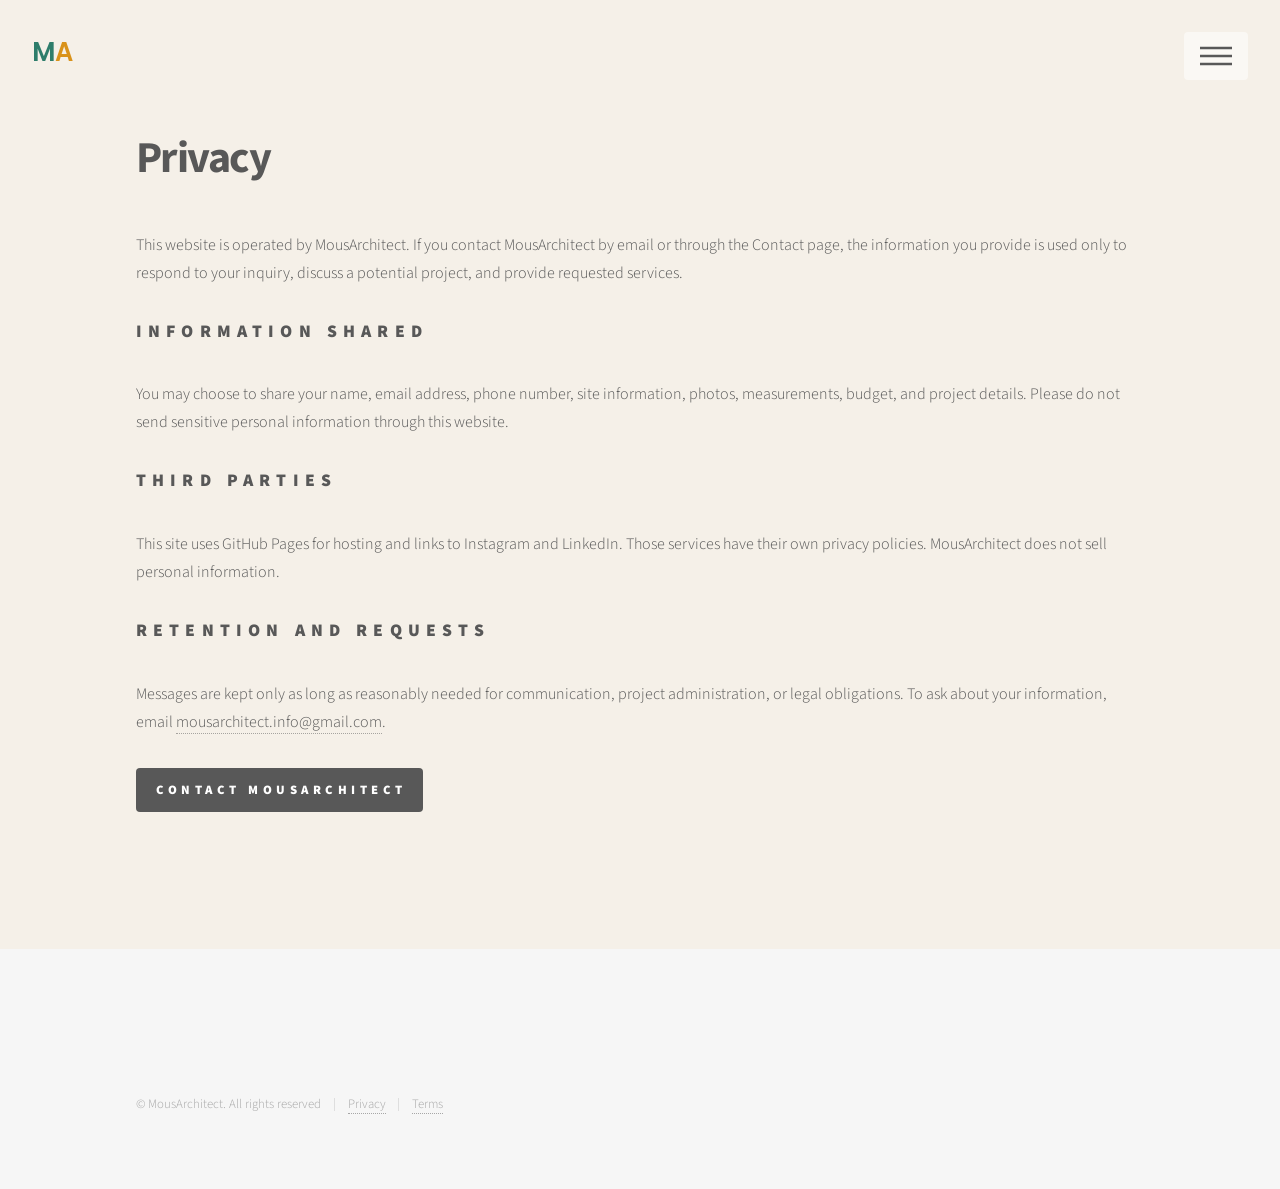
<file: privacy.html>
<!DOCTYPE HTML><html lang="en"><head><title>Privacy — MousArchitect</title><meta charset="utf-8" /><meta name="viewport" content="width=device-width, initial-scale=1, user-scalable=no" /><meta name="theme-color" content="#2f3e2f" /><link rel="canonical" href="https://mousarchitect.github.io/privacy.html" /><meta property="og:type" content="website" /><meta property="og:title" content="Privacy — MousArchitect" /><meta property="og:description" content="Privacy information for MousArchitect website visitors and prospective clients." /><meta property="og:url" content="https://mousarchitect.github.io/privacy.html" /><meta property="og:site_name" content="MousArchitect" /><meta name="twitter:card" content="summary" /><meta name="description" content="Privacy information for MousArchitect website visitors and prospective clients." /><link rel="preconnect" href="https://fonts.googleapis.com" />
		<link rel="preconnect" href="https://fonts.gstatic.com" crossorigin />
		<link rel="stylesheet" href="https://fonts.googleapis.com/css2?family=Poppins:wght@600&display=swap" />
		<link rel="stylesheet" href="assets/css/main.css" /><link rel="icon" href="assets/favicon.svg" type="image/svg+xml" /></head><body class="is-preload"><div id="wrapper"><header id="header"><div class="inner"><a href="index.html" class="logo logo-ma" aria-label="MousArchitect home">
										<span class="title ma-mark" aria-hidden="true"><span class="ma-m">M</span><span class="ma-a">A</span></span></a><nav><ul><li><a href="#menu">Menu</a></li></ul></nav></div></header><nav id="menu"><h2>Menu</h2><ul><li><a href="index.html">Home</a></li><li><a href="about.html">About</a></li><li><a href="portfolio.html">Portfolio</a></li><li><a href="services.html">Services</a></li><li><a href="contact.html">Contact</a></li></ul></nav><div id="main"><div class="inner"><h1>Privacy</h1><p>This website is operated by MousArchitect. If you contact MousArchitect by email or through the Contact page, the information you provide is used only to respond to your inquiry, discuss a potential project, and provide requested services.</p><h2>Information shared</h2><p>You may choose to share your name, email address, phone number, site information, photos, measurements, budget, and project details. Please do not send sensitive personal information through this website.</p><h2>Third parties</h2><p>This site uses GitHub Pages for hosting and links to Instagram and LinkedIn. Those services have their own privacy policies. MousArchitect does not sell personal information.</p><h2>Retention and requests</h2><p>Messages are kept only as long as reasonably needed for communication, project administration, or legal obligations. To ask about your information, email <a href="mailto:mousarchitect.info@gmail.com">mousarchitect.info@gmail.com</a>.</p>
					<footer><ul class="actions"><li><a href="contact.html" class="button primary">Contact MousArchitect</a></li></ul></footer>
				</div></div>
			<footer id="footer"><div class="inner"><ul class="copyright"><li>&copy; MousArchitect. All rights reserved</li><li><a href="privacy.html">Privacy</a></li><li><a href="terms.html">Terms</a></li></ul></div></footer>
		</div><script src="assets/js/jquery.min.js"></script><script src="assets/js/browser.min.js"></script><script src="assets/js/breakpoints.min.js"></script><script src="assets/js/util.js"></script><script src="assets/js/main.js"></script></body></html>
</file>
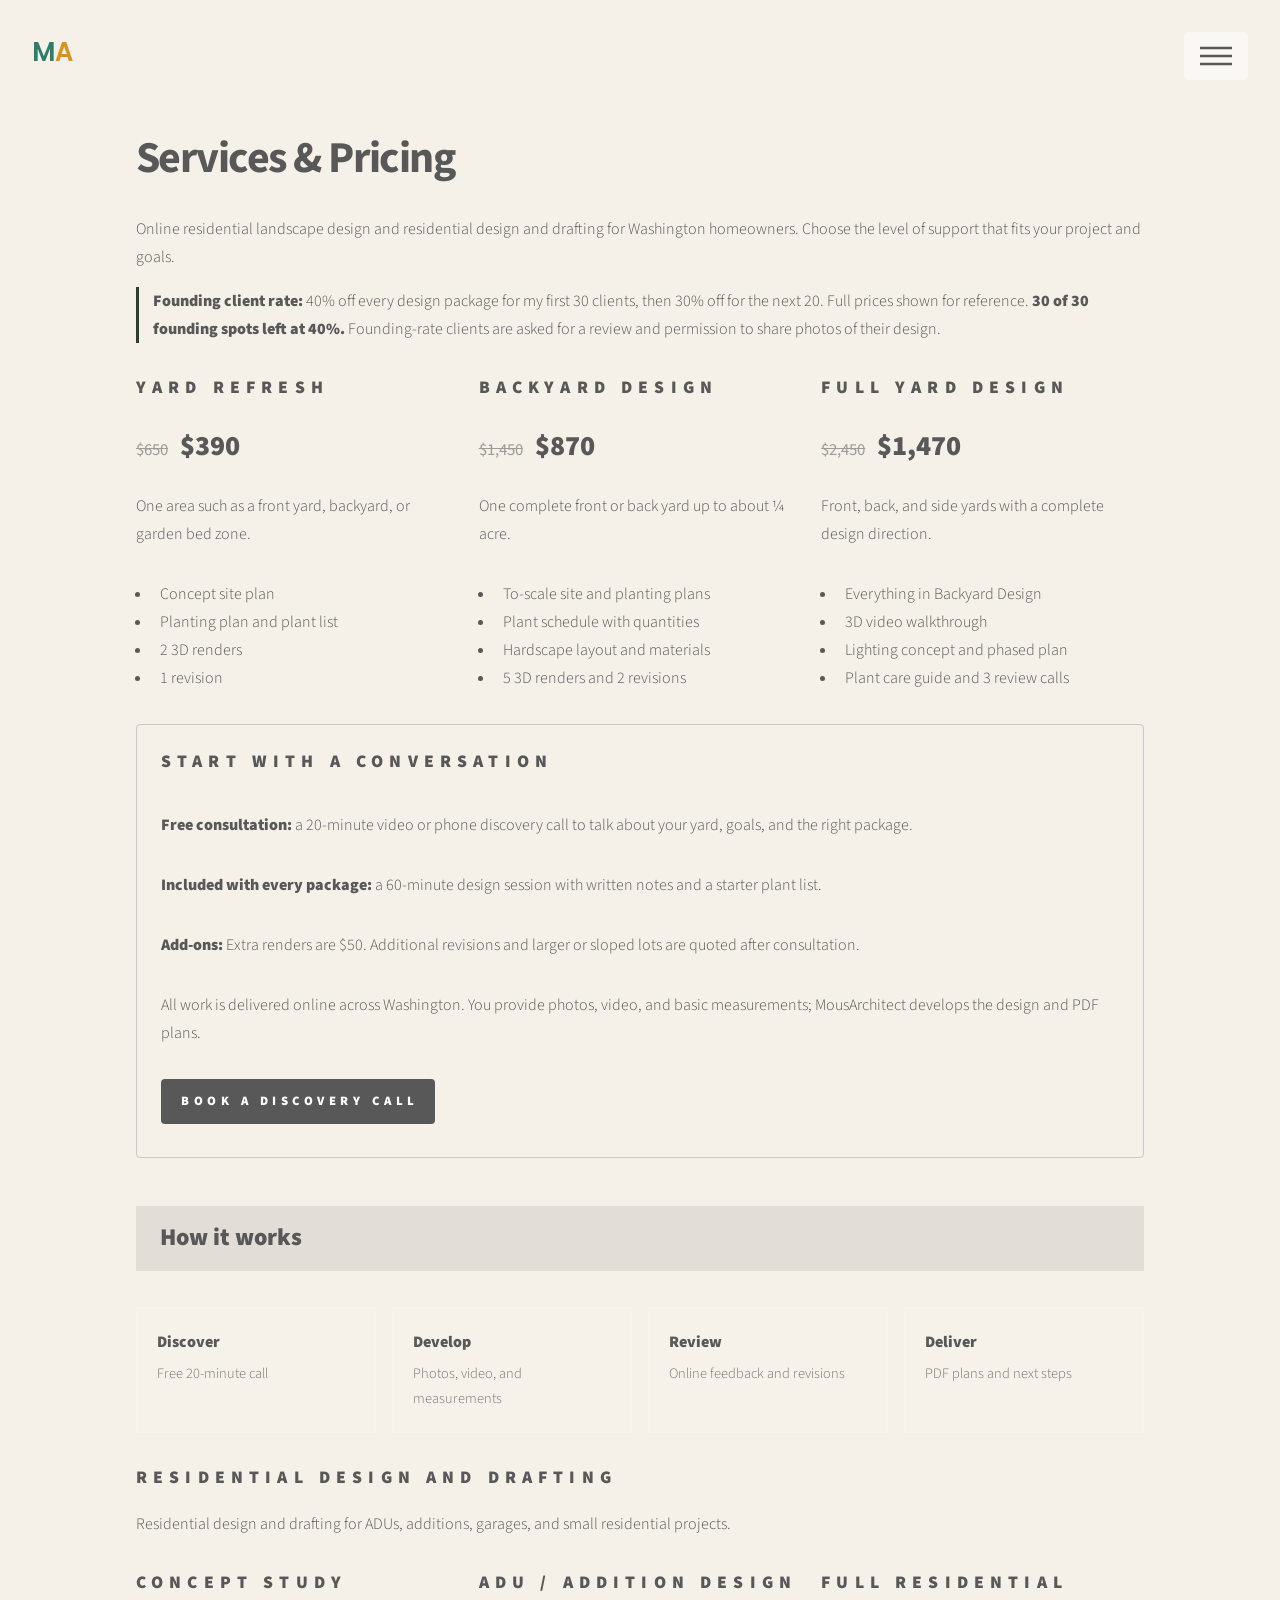
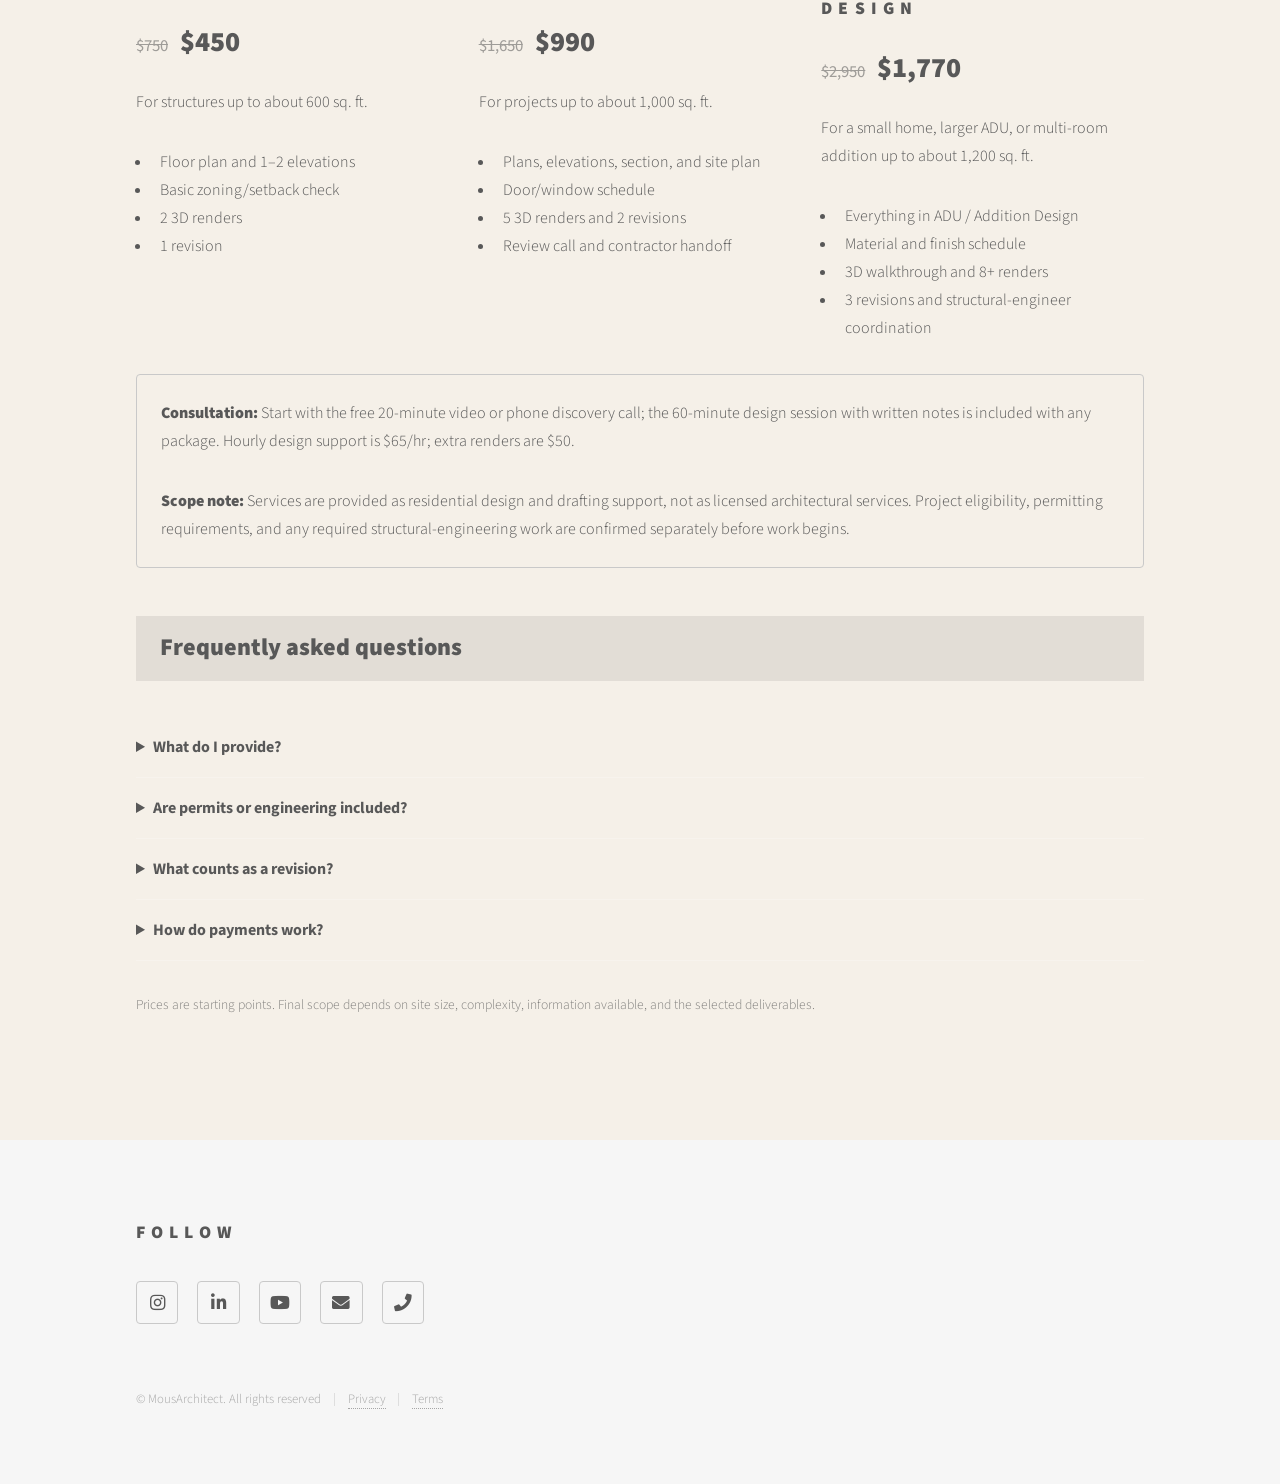
<file: services.html>
<!DOCTYPE HTML>
<!--
	Based on Phantom by HTML5 UP (html5up.net | @ajlkn)
	Free for personal and commercial use under the CCA 3.0 license (html5up.net/license)
-->
<html lang="en">
	<head>
		<title>Services &amp; Pricing — MousArchitect</title>
		<meta charset="utf-8" />
		<meta name="viewport" content="width=device-width, initial-scale=1, user-scalable=no" />
		<meta name="theme-color" content="#2f3e2f" />
		<link rel="canonical" href="https://mousarchitect.github.io/services.html" />
		<meta property="og:type" content="website" />
		<meta property="og:title" content="Services &amp; Pricing — MousArchitect" />
		<meta property="og:description" content="Online landscape and residential design services with clear pricing for Washington homeowners." />
		<meta property="og:url" content="https://mousarchitect.github.io/services.html" />
		<meta property="og:site_name" content="MousArchitect" />
		<meta name="twitter:card" content="summary" />
		<link rel="icon" href="assets/favicon.svg" type="image/svg+xml" />
		<meta name="description" content="Online landscape and residential design services with clear pricing for Washington homeowners." />
		<link rel="preconnect" href="https://fonts.googleapis.com" />
		<link rel="preconnect" href="https://fonts.gstatic.com" crossorigin />
		<link rel="stylesheet" href="https://fonts.googleapis.com/css2?family=Poppins:wght@600&display=swap" />
		<link rel="stylesheet" href="assets/css/main.css" />
		<noscript><link rel="stylesheet" href="assets/css/noscript.css" /></noscript>
	</head>
	<body class="is-preload">
		<!-- Wrapper -->
			<div id="wrapper">

				<!-- Header -->
					<header id="header">
						<div class="inner">

							<!-- Logo -->
								<a href="index.html" class="logo logo-ma" aria-label="MousArchitect home">
										<span class="title ma-mark" aria-hidden="true"><span class="ma-m">M</span><span class="ma-a">A</span></span>
								</a>

							<!-- Nav -->
								<nav>
									<ul>
										<li><a href="#menu">Menu</a></li>
									</ul>
								</nav>

						</div>
					</header>

				<!-- Menu -->
					<nav id="menu">
						<h2>Menu</h2>
						<ul>
							<li><a href="index.html">Home</a></li>
							<li><a href="about.html">About</a></li>
							<li><a href="portfolio.html">Portfolio</a></li>
								<li><a href="services.html">Services</a></li>
							<li><a href="contact.html">Contact</a></li>
						</ul>
					</nav>

				<!-- Main -->
					<div id="main">
						<div class="inner">
							<header>
								<h1>Services &amp; Pricing</h1>
								<p>Online residential landscape design and residential design and drafting for Washington homeowners. Choose the level of support that fits your project and goals.</p>
								<p class="founding-note"><strong>Founding client rate:</strong> 40% off every design package for my first 30 clients, then 30% off for the next 20. Full prices shown for reference. <strong>30 of 30 founding spots left at 40%.</strong> Founding-rate clients are asked for a review and permission to share photos of their design.</p>
							</header>

							<section class="tiles">
								<article class="style1">
									<h2>Yard Refresh</h2>
									<p class="price"><del><span class="sr-only">Full price </span>$650</del> <span class="sr-only">Founding client rate </span><span class="price-new">$390</span></p>
									<div class="content"><p>One area such as a front yard, backyard, or garden bed zone.</p><ul><li>Concept site plan</li><li>Planting plan and plant list</li><li>2 3D renders</li><li>1 revision</li></ul></div>
								</article>
								<article class="style2">
									<h2>Backyard Design</h2>
									<p class="price"><del><span class="sr-only">Full price </span>$1,450</del> <span class="sr-only">Founding client rate </span><span class="price-new">$870</span></p>
									<div class="content"><p>One complete front or back yard up to about ¼ acre.</p><ul><li>To-scale site and planting plans</li><li>Plant schedule with quantities</li><li>Hardscape layout and materials</li><li>5 3D renders and 2 revisions</li></ul></div>
								</article>
								<article class="style3">
									<h2>Full Yard Design</h2>
									<p class="price"><del><span class="sr-only">Full price </span>$2,450</del> <span class="sr-only">Founding client rate </span><span class="price-new">$1,470</span></p>
									<div class="content"><p>Front, back, and side yards with a complete design direction.</p><ul><li>Everything in Backyard Design</li><li>3D video walkthrough</li><li>Lighting concept and phased plan</li><li>Plant care guide and 3 review calls</li></ul></div>
								</article>
							</section>

							<section class="box">
								<h2>Start with a conversation</h2>
								<p><strong>Free consultation:</strong> a 20-minute video or phone discovery call to talk about your yard, goals, and the right package.</p>
								<p><strong>Included with every package:</strong> a 60-minute design session with written notes and a starter plant list.</p>
								<p><strong>Add-ons:</strong> Extra renders are $50. Additional revisions and larger or sloped lots are quoted after consultation.</p>
								<p>All work is delivered online across Washington. You provide photos, video, and basic measurements; MousArchitect develops the design and PDF plans.</p>
								<ul class="actions"><li><a href="contact.html" class="button primary">Book a Discovery Call</a></li></ul>
							</section>

							<h2 class="section-bar">How it works</h2>
								<section class="process">
									<div><strong>Discover</strong><span>Free 20-minute call</span></div>
									<div><strong>Develop</strong><span>Photos, video, and measurements</span></div>
									<div><strong>Review</strong><span>Online feedback and revisions</span></div>
									<div><strong>Deliver</strong><span>PDF plans and next steps</span></div>
								</section>

								<header>
									<h2>Residential Design and Drafting</h2>
								<p>Residential design and drafting for ADUs, additions, garages, and small residential projects.</p>
							</header>
							<section class="tiles">
								<article class="style4">
									<h2>Concept Study</h2>
									<p class="price"><del><span class="sr-only">Full price </span>$750</del> <span class="sr-only">Founding client rate </span><span class="price-new">$450</span></p>
									<div class="content"><p>For structures up to about 600 sq. ft.</p><ul><li>Floor plan and 1–2 elevations</li><li>Basic zoning/setback check</li><li>2 3D renders</li><li>1 revision</li></ul></div>
								</article>
								<article class="style5">
									<h2>ADU / Addition Design</h2>
									<p class="price"><del><span class="sr-only">Full price </span>$1,650</del> <span class="sr-only">Founding client rate </span><span class="price-new">$990</span></p>
									<div class="content"><p>For projects up to about 1,000 sq. ft.</p><ul><li>Plans, elevations, section, and site plan</li><li>Door/window schedule</li><li>5 3D renders and 2 revisions</li><li>Review call and contractor handoff</li></ul></div>
								</article>
								<article class="style6">
									<h2>Full Residential Design</h2>
									<p class="price"><del><span class="sr-only">Full price </span>$2,950</del> <span class="sr-only">Founding client rate </span><span class="price-new">$1,770</span></p>
									<div class="content"><p>For a small home, larger ADU, or multi-room addition up to about 1,200 sq. ft.</p><ul><li>Everything in ADU / Addition Design</li><li>Material and finish schedule</li><li>3D walkthrough and 8+ renders</li><li>3 revisions and structural-engineer coordination</li></ul></div>
								</article>
							</section>
							<section class="box">
								<p><strong>Consultation:</strong> Start with the free 20-minute video or phone discovery call; the 60-minute design session with written notes is included with any package. Hourly design support is $65/hr; extra renders are $50.</p>
								<p><strong>Scope note:</strong> Services are provided as residential design and drafting support, not as licensed architectural services. Project eligibility, permitting requirements, and any required structural-engineering work are confirmed separately before work begins.</p>
							</section>
							<h2 class="section-bar">Frequently asked questions</h2>
							<section class="faq">
								<details><summary>What do I provide?</summary><p>Photos, a short video, basic measurements, and any survey or site information you have. Aerial and county GIS data may supplement the information you provide.</p></details>
								<details><summary>Are permits or engineering included?</summary><p>No. Permit submissions, permit fees, stamped documents, and structural-engineering services are separate scopes. Requirements are discussed before work begins.</p></details>
								<details><summary>What counts as a revision?</summary><p>A revision is one consolidated round of requested design changes within the selected package. New scope or major redesigns are quoted separately.</p></details>
								<details><summary>How do payments work?</summary><p>A written proposal confirms scope, timeline, and payment schedule before work begins. Package availability and larger or complex sites are confirmed after consultation.</p></details>
							</section>
							<p class="small-note">Prices are starting points. Final scope depends on site size, complexity, information available, and the selected deliverables.</p>
						</div>
					</div>
				<!-- Footer -->
					<footer id="footer">
						<div class="inner">
							<section>
								<h2>Follow</h2>
								<!-- TODO: replace # with your real profile URLs, and remove any icons you don't use -->
								<ul class="icons">
									<li><a href="https://www.instagram.com/mousarchitect/" target="_blank" rel="noopener" class="icon brands style2 fa-instagram"><span class="label">Instagram</span></a></li>
									<li><a href="https://www.linkedin.com/in/mousa-hassan-97ba91106/" target="_blank" rel="noopener" class="icon brands style2 fa-linkedin-in"><span class="label">LinkedIn</span></a></li>
									<li><a href="https://youtube.com/@mousarchitect?si=WikqPU5HoL9JmrA7" target="_blank" rel="noopener" class="icon brands style2 fa-youtube"><span class="label">YouTube</span></a></li>
<li><a href="mailto:mousarchitect.info@gmail.com" class="icon solid style2 fa-envelope"><span class="label">Email</span></a></li>
									<li><a href="tel:+15095921839" class="icon solid style2 fa-phone"><span class="label">Phone</span></a></li>
								</ul>
							</section>
							<ul class="copyright">
								<li>&copy; MousArchitect. All rights reserved</li><li><a href="privacy.html">Privacy</a></li><li><a href="terms.html">Terms</a></li>
							</ul>
						</div>
					</footer>

			</div>

		<!-- Scripts -->
			<script src="assets/js/jquery.min.js"></script>
			<script src="assets/js/browser.min.js"></script>
			<script src="assets/js/breakpoints.min.js"></script>
			<script src="assets/js/util.js"></script>
			<script src="assets/js/main.js"></script>

	</body>
</html>
</file>
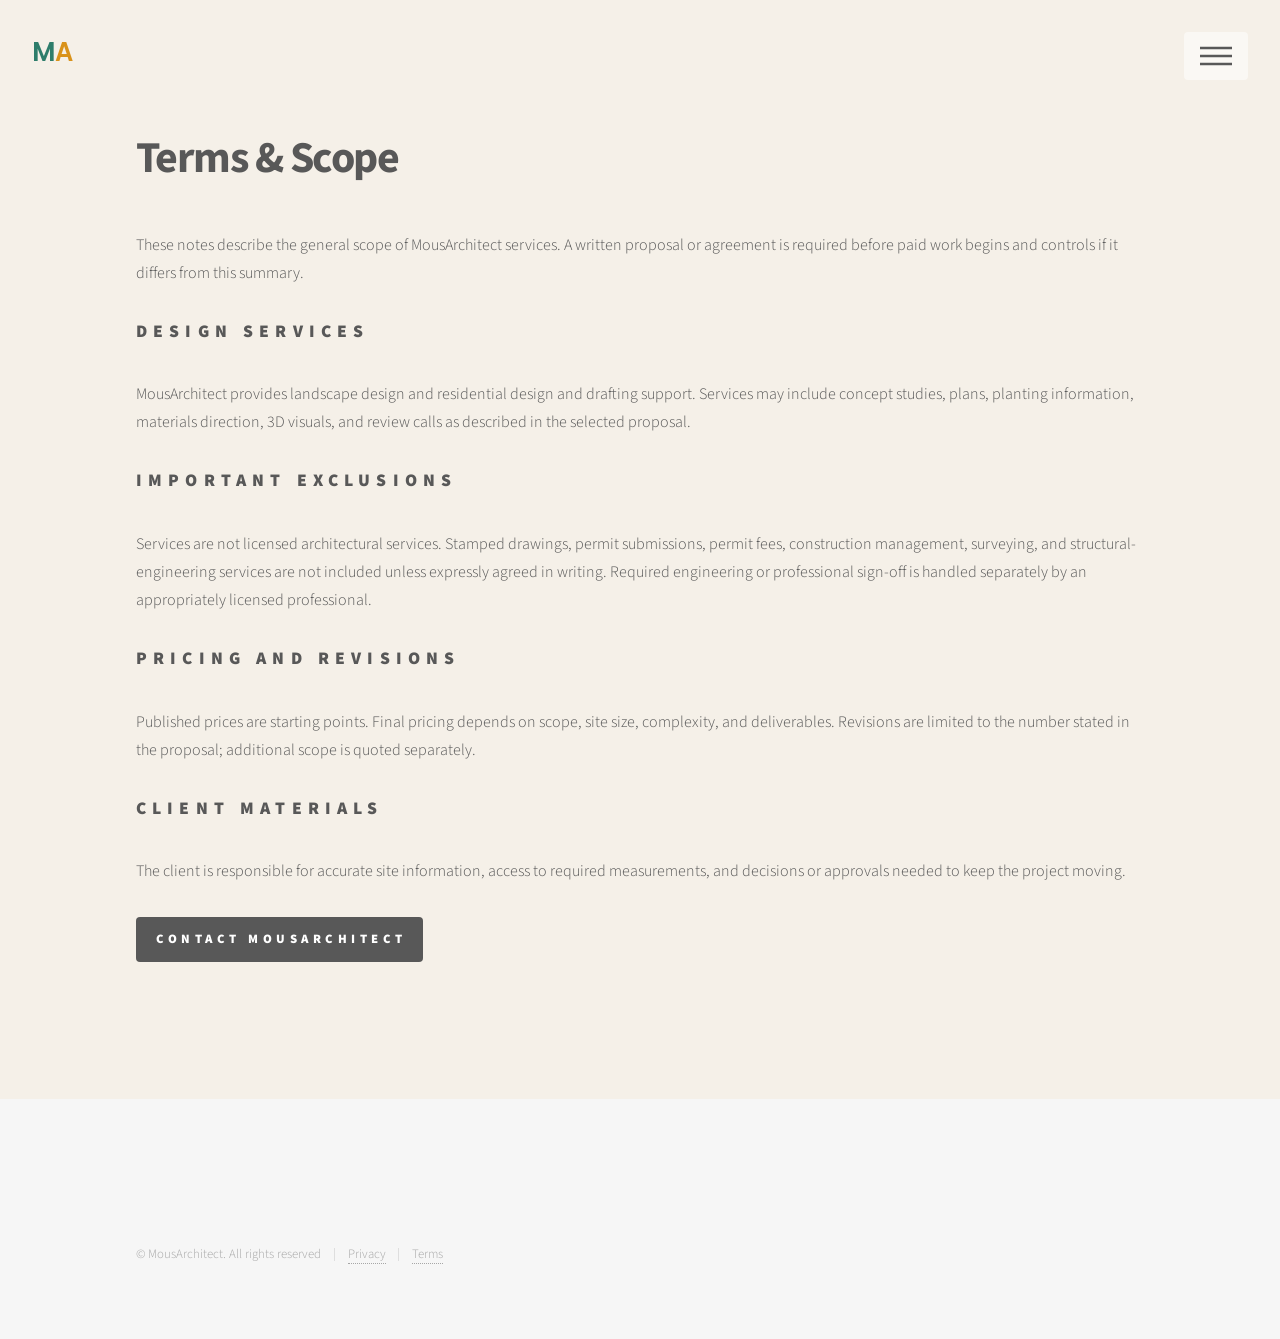
<file: terms.html>
<!DOCTYPE HTML><html lang="en"><head><title>Terms — MousArchitect</title><meta charset="utf-8" /><meta name="viewport" content="width=device-width, initial-scale=1, user-scalable=no" /><meta name="theme-color" content="#2f3e2f" /><link rel="canonical" href="https://mousarchitect.github.io/terms.html" /><meta property="og:type" content="website" /><meta property="og:title" content="Terms — MousArchitect" /><meta property="og:description" content="General service-scope information for MousArchitect design services." /><meta property="og:url" content="https://mousarchitect.github.io/terms.html" /><meta property="og:site_name" content="MousArchitect" /><meta name="twitter:card" content="summary" /><meta name="description" content="General service-scope information for MousArchitect design services." /><link rel="preconnect" href="https://fonts.googleapis.com" />
		<link rel="preconnect" href="https://fonts.gstatic.com" crossorigin />
		<link rel="stylesheet" href="https://fonts.googleapis.com/css2?family=Poppins:wght@600&display=swap" />
		<link rel="stylesheet" href="assets/css/main.css" /><link rel="icon" href="assets/favicon.svg" type="image/svg+xml" /></head><body class="is-preload"><div id="wrapper"><header id="header"><div class="inner"><a href="index.html" class="logo logo-ma" aria-label="MousArchitect home">
										<span class="title ma-mark" aria-hidden="true"><span class="ma-m">M</span><span class="ma-a">A</span></span></a><nav><ul><li><a href="#menu">Menu</a></li></ul></nav></div></header><nav id="menu"><h2>Menu</h2><ul><li><a href="index.html">Home</a></li><li><a href="about.html">About</a></li><li><a href="portfolio.html">Portfolio</a></li><li><a href="services.html">Services</a></li><li><a href="contact.html">Contact</a></li></ul></nav><div id="main"><div class="inner"><h1>Terms &amp; Scope</h1><p>These notes describe the general scope of MousArchitect services. A written proposal or agreement is required before paid work begins and controls if it differs from this summary.</p><h2>Design services</h2><p>MousArchitect provides landscape design and residential design and drafting support. Services may include concept studies, plans, planting information, materials direction, 3D visuals, and review calls as described in the selected proposal.</p><h2>Important exclusions</h2><p>Services are not licensed architectural services. Stamped drawings, permit submissions, permit fees, construction management, surveying, and structural-engineering services are not included unless expressly agreed in writing. Required engineering or professional sign-off is handled separately by an appropriately licensed professional.</p><h2>Pricing and revisions</h2><p>Published prices are starting points. Final pricing depends on scope, site size, complexity, and deliverables. Revisions are limited to the number stated in the proposal; additional scope is quoted separately.</p><h2>Client materials</h2><p>The client is responsible for accurate site information, access to required measurements, and decisions or approvals needed to keep the project moving.</p>
					<footer><ul class="actions"><li><a href="contact.html" class="button primary">Contact MousArchitect</a></li></ul></footer>
				</div></div>
			<footer id="footer"><div class="inner"><ul class="copyright"><li>&copy; MousArchitect. All rights reserved</li><li><a href="privacy.html">Privacy</a></li><li><a href="terms.html">Terms</a></li></ul></div></footer>
		</div><script src="assets/js/jquery.min.js"></script><script src="assets/js/browser.min.js"></script><script src="assets/js/breakpoints.min.js"></script><script src="assets/js/util.js"></script><script src="assets/js/main.js"></script></body></html>
</file>
<file: assets/css/noscript.css>
/*
	Phantom by HTML5 UP
	html5up.net | @ajlkn
	Free for personal and commercial use under the CCA 3.0 license (html5up.net/license)
*/

/* Tiles */

	body.is-preload .tiles article {
		-moz-transform: none;
		-webkit-transform: none;
		-ms-transform: none;
		transform: none;
		opacity: 1;
	}
</file>
<file: assets/css/main.css>
@import url(fontawesome-all.min.css);
@import url("https://fonts.googleapis.com/css?family=Source+Sans+Pro:300,700,900");

/*
	Phantom by HTML5 UP
	html5up.net | @ajlkn
	Free for personal and commercial use under the CCA 3.0 license (html5up.net/license)
*/

html, body, div, span, applet, object,
iframe, h1, h2, h3, h4, h5, h6, p, blockquote,
pre, a, abbr, acronym, address, big, cite,
code, del, dfn, em, img, ins, kbd, q, s, samp,
small, strike, strong, sub, sup, tt, var, b,
u, i, center, dl, dt, dd, ol, ul, li, fieldset,
form, label, legend, table, caption, tbody,
tfoot, thead, tr, th, td, article, aside,
canvas, details, embed, figure, figcaption,
footer, header, hgroup, menu, nav, output, ruby,
section, summary, time, mark, audio, video {
	margin: 0;
	padding: 0;
	border: 0;
	font-size: 100%;
	font: inherit;
	vertical-align: baseline;}

article, aside, details, figcaption, figure,
footer, header, hgroup, menu, nav, section {
	display: block;}

body {
	line-height: 1;
}

ol, ul {
	list-style: none;
}

blockquote, q {
	quotes: none;
}

	blockquote:before, blockquote:after, q:before, q:after {
		content: '';
		content: none;
	}

table {
	border-collapse: collapse;
	border-spacing: 0;
}

body {
	-webkit-text-size-adjust: none;
}

mark {
	background-color: transparent;
	color: inherit;
}

input::-moz-focus-inner {
	border: 0;
	padding: 0;
}

input, select, textarea {
	-moz-appearance: none;
	-webkit-appearance: none;
	-ms-appearance: none;
	appearance: none;
}

/* Basic */

	@-ms-viewport {
		width: device-width;
	}

	body {
		-ms-overflow-style: scrollbar;
	}

	@media screen and (max-width: 480px) {

		html, body {
			min-width: 320px;
		}

	}

	html {
		box-sizing: border-box;
	}

	*, *:before, *:after {
		box-sizing: inherit;
	}

	body {
		background: #F5F0E8;
	}

		body.is-preload *, body.is-preload *:before, body.is-preload *:after {
			-moz-animation: none !important;
			-webkit-animation: none !important;
			-ms-animation: none !important;
			animation: none !important;
			-moz-transition: none !important;
			-webkit-transition: none !important;
			-ms-transition: none !important;
			transition: none !important;
		}

/* Type */

	body, input, select, textarea {
		color: #585858;
		font-family: "Source Sans Pro", Helvetica, sans-serif;
		font-size: 16pt;
		font-weight: 300;
		line-height: 1.75;
	}

		@media screen and (max-width: 1680px) {

			body, input, select, textarea {
				font-size: 14pt;
			}

		}

		@media screen and (max-width: 1280px) {

			body, input, select, textarea {
				font-size: 12pt;
			}

		}

	a {
		-moz-transition: border-bottom-color 0.2s ease, color 0.2s ease;
		-webkit-transition: border-bottom-color 0.2s ease, color 0.2s ease;
		-ms-transition: border-bottom-color 0.2s ease, color 0.2s ease;
		transition: border-bottom-color 0.2s ease, color 0.2s ease;
		text-decoration: none;
		color: #585858;
		border-bottom: dotted 1px rgba(88, 88, 88, 0.5);
	}

		a:hover {
			border-bottom-color: transparent;
			color: #f2849e !important;
		}

	strong, b {
		font-weight: 900;
	}

	em, i {
		font-style: italic;
	}

	p {
		margin: 0 0 2em 0;
	}

	h1 {
		font-size: 2.75em;
		font-weight: 700;
		line-height: 1.3;
		margin: 0 0 1em 0;
		letter-spacing: -0.035em;
	}

		h1 a {
			color: inherit;
		}

		@media screen and (max-width: 736px) {

			h1 {
				font-size: 2em;
				margin: 0 0 1em 0;
			}

		}

		@media screen and (max-width: 360px) {

			h1 {
				font-size: 1.75em;
			}

		}

	h2, h3, h4, h5, h6 {
		font-weight: 900;
		line-height: 1.5;
		margin: 0 0 2em 0;
		text-transform: uppercase;
		letter-spacing: 0.35em;
	}

		h2 a, h3 a, h4 a, h5 a, h6 a {
			color: inherit;
		}

	h2 {
		font-size: 1.1em;
	}

	h3 {
		font-size: 1em;
	}

	h4 {
		font-size: 0.8em;
	}

	h5 {
		font-size: 0.8em;
	}

	h6 {
		font-size: 0.8em;
	}

	@media screen and (max-width: 980px) {

		h1 br, h2 br, h3 br, h4 br, h5 br, h6 br {
			display: none;
		}

	}

	@media screen and (max-width: 736px) {

		h2 {
			font-size: 1em;
		}

		h3 {
			font-size: 0.8em;
		}

	}

	sub {
		font-size: 0.8em;
		position: relative;
		top: 0.5em;
	}

	sup {
		font-size: 0.8em;
		position: relative;
		top: -0.5em;
	}

	blockquote {
		border-left: solid 4px #c9c9c9;
		font-style: italic;
		margin: 0 0 2em 0;
		padding: 0.5em 0 0.5em 2em;
	}

	code {
		background: rgba(144, 144, 144, 0.075);
		border-radius: 4px;
		border: solid 1px #c9c9c9;
		font-family: "Courier New", monospace;
		font-size: 0.9em;
		margin: 0 0.25em;
		padding: 0.25em 0.65em;
	}

	pre {
		-webkit-overflow-scrolling: touch;
		font-family: "Courier New", monospace;
		font-size: 0.9em;
		margin: 0 0 2em 0;
	}

		pre code {
			display: block;
			line-height: 1.75;
			padding: 1em 1.5em;
			overflow-x: auto;
		}

	hr {
		border: 0;
		border-bottom: solid 1px #c9c9c9;
		margin: 2em 0;
	}

		hr.major {
			margin: 3em 0;
		}

	.align-left {
		text-align: left;
	}

	.align-center {
		text-align: center;
	}

	.align-right {
		text-align: right;
	}

/* Row */

	.row {
		display: flex;
		flex-wrap: wrap;
		box-sizing: border-box;
		align-items: stretch;
	}

		.row > * {
			box-sizing: border-box;
		}

		.row.gtr-uniform > * > :last-child {
			margin-bottom: 0;
		}

		.row.aln-left {
			justify-content: flex-start;
		}

		.row.aln-center {
			justify-content: center;
		}

		.row.aln-right {
			justify-content: flex-end;
		}

		.row.aln-top {
			align-items: flex-start;
		}

		.row.aln-middle {
			align-items: center;
		}

		.row.aln-bottom {
			align-items: flex-end;
		}

		.row > .imp {
			order: -1;
		}

		.row > .col-1 {
			width: 8.33333%;
		}

		.row > .off-1 {
			margin-left: 8.33333%;
		}

		.row > .col-2 {
			width: 16.66667%;
		}

		.row > .off-2 {
			margin-left: 16.66667%;
		}

		.row > .col-3 {
			width: 25%;
		}

		.row > .off-3 {
			margin-left: 25%;
		}

		.row > .col-4 {
			width: 33.33333%;
		}

		.row > .off-4 {
			margin-left: 33.33333%;
		}

		.row > .col-5 {
			width: 41.66667%;
		}

		.row > .off-5 {
			margin-left: 41.66667%;
		}

		.row > .col-6 {
			width: 50%;
		}

		.row > .off-6 {
			margin-left: 50%;
		}

		.row > .col-7 {
			width: 58.33333%;
		}

		.row > .off-7 {
			margin-left: 58.33333%;
		}

		.row > .col-8 {
			width: 66.66667%;
		}

		.row > .off-8 {
			margin-left: 66.66667%;
		}

		.row > .col-9 {
			width: 75%;
		}

		.row > .off-9 {
			margin-left: 75%;
		}

		.row > .col-10 {
			width: 83.33333%;
		}

		.row > .off-10 {
			margin-left: 83.33333%;
		}

		.row > .col-11 {
			width: 91.66667%;
		}

		.row > .off-11 {
			margin-left: 91.66667%;
		}

		.row > .col-12 {
			width: 100%;
		}

		.row > .off-12 {
			margin-left: 100%;
		}

		.row.gtr-0 {
			margin-top: 0;
			margin-left: 0em;
		}

			.row.gtr-0 > * {
				padding: 0 0 0 0em;
			}

			.row.gtr-0.gtr-uniform {
				margin-top: 0em;
			}

				.row.gtr-0.gtr-uniform > * {
					padding-top: 0em;
				}

		.row.gtr-25 {
			margin-top: 0;
			margin-left: -0.5em;
		}

			.row.gtr-25 > * {
				padding: 0 0 0 0.5em;
			}

			.row.gtr-25.gtr-uniform {
				margin-top: -0.5em;
			}

				.row.gtr-25.gtr-uniform > * {
					padding-top: 0.5em;
				}

		.row.gtr-50 {
			margin-top: 0;
			margin-left: -1em;
		}

			.row.gtr-50 > * {
				padding: 0 0 0 1em;
			}

			.row.gtr-50.gtr-uniform {
				margin-top: -1em;
			}

				.row.gtr-50.gtr-uniform > * {
					padding-top: 1em;
				}

		.row {
			margin-top: 0;
			margin-left: -2em;
		}

			.row > * {
				padding: 0 0 0 2em;
			}

			.row.gtr-uniform {
				margin-top: -2em;
			}

				.row.gtr-uniform > * {
					padding-top: 2em;
				}

		.row.gtr-150 {
			margin-top: 0;
			margin-left: -3em;
		}

			.row.gtr-150 > * {
				padding: 0 0 0 3em;
			}

			.row.gtr-150.gtr-uniform {
				margin-top: -3em;
			}

				.row.gtr-150.gtr-uniform > * {
					padding-top: 3em;
				}

		.row.gtr-200 {
			margin-top: 0;
			margin-left: -4em;
		}

			.row.gtr-200 > * {
				padding: 0 0 0 4em;
			}

			.row.gtr-200.gtr-uniform {
				margin-top: -4em;
			}

				.row.gtr-200.gtr-uniform > * {
					padding-top: 4em;
				}

		@media screen and (max-width: 1680px) {

			.row {
				display: flex;
				flex-wrap: wrap;
				box-sizing: border-box;
				align-items: stretch;
			}

				.row > * {
					box-sizing: border-box;
				}

				.row.gtr-uniform > * > :last-child {
					margin-bottom: 0;
				}

				.row.aln-left {
					justify-content: flex-start;
				}

				.row.aln-center {
					justify-content: center;
				}

				.row.aln-right {
					justify-content: flex-end;
				}

				.row.aln-top {
					align-items: flex-start;
				}

				.row.aln-middle {
					align-items: center;
				}

				.row.aln-bottom {
					align-items: flex-end;
				}

				.row > .imp-xlarge {
					order: -1;
				}

				.row > .col-1-xlarge {
					width: 8.33333%;
				}

				.row > .off-1-xlarge {
					margin-left: 8.33333%;
				}

				.row > .col-2-xlarge {
					width: 16.66667%;
				}

				.row > .off-2-xlarge {
					margin-left: 16.66667%;
				}

				.row > .col-3-xlarge {
					width: 25%;
				}

				.row > .off-3-xlarge {
					margin-left: 25%;
				}

				.row > .col-4-xlarge {
					width: 33.33333%;
				}

				.row > .off-4-xlarge {
					margin-left: 33.33333%;
				}

				.row > .col-5-xlarge {
					width: 41.66667%;
				}

				.row > .off-5-xlarge {
					margin-left: 41.66667%;
				}

				.row > .col-6-xlarge {
					width: 50%;
				}

				.row > .off-6-xlarge {
					margin-left: 50%;
				}

				.row > .col-7-xlarge {
					width: 58.33333%;
				}

				.row > .off-7-xlarge {
					margin-left: 58.33333%;
				}

				.row > .col-8-xlarge {
					width: 66.66667%;
				}

				.row > .off-8-xlarge {
					margin-left: 66.66667%;
				}

				.row > .col-9-xlarge {
					width: 75%;
				}

				.row > .off-9-xlarge {
					margin-left: 75%;
				}

				.row > .col-10-xlarge {
					width: 83.33333%;
				}

				.row > .off-10-xlarge {
					margin-left: 83.33333%;
				}

				.row > .col-11-xlarge {
					width: 91.66667%;
				}

				.row > .off-11-xlarge {
					margin-left: 91.66667%;
				}

				.row > .col-12-xlarge {
					width: 100%;
				}

				.row > .off-12-xlarge {
					margin-left: 100%;
				}

				.row.gtr-0 {
					margin-top: 0;
					margin-left: 0em;
				}

					.row.gtr-0 > * {
						padding: 0 0 0 0em;
					}

					.row.gtr-0.gtr-uniform {
						margin-top: 0em;
					}

						.row.gtr-0.gtr-uniform > * {
							padding-top: 0em;
						}

				.row.gtr-25 {
					margin-top: 0;
					margin-left: -0.5em;
				}

					.row.gtr-25 > * {
						padding: 0 0 0 0.5em;
					}

					.row.gtr-25.gtr-uniform {
						margin-top: -0.5em;
					}

						.row.gtr-25.gtr-uniform > * {
							padding-top: 0.5em;
						}

				.row.gtr-50 {
					margin-top: 0;
					margin-left: -1em;
				}

					.row.gtr-50 > * {
						padding: 0 0 0 1em;
					}

					.row.gtr-50.gtr-uniform {
						margin-top: -1em;
					}

						.row.gtr-50.gtr-uniform > * {
							padding-top: 1em;
						}

				.row {
					margin-top: 0;
					margin-left: -2em;
				}

					.row > * {
						padding: 0 0 0 2em;
					}

					.row.gtr-uniform {
						margin-top: -2em;
					}

						.row.gtr-uniform > * {
							padding-top: 2em;
						}

				.row.gtr-150 {
					margin-top: 0;
					margin-left: -3em;
				}

					.row.gtr-150 > * {
						padding: 0 0 0 3em;
					}

					.row.gtr-150.gtr-uniform {
						margin-top: -3em;
					}

						.row.gtr-150.gtr-uniform > * {
							padding-top: 3em;
						}

				.row.gtr-200 {
					margin-top: 0;
					margin-left: -4em;
				}

					.row.gtr-200 > * {
						padding: 0 0 0 4em;
					}

					.row.gtr-200.gtr-uniform {
						margin-top: -4em;
					}

						.row.gtr-200.gtr-uniform > * {
							padding-top: 4em;
						}

		}

		@media screen and (max-width: 1280px) {

			.row {
				display: flex;
				flex-wrap: wrap;
				box-sizing: border-box;
				align-items: stretch;
			}

				.row > * {
					box-sizing: border-box;
				}

				.row.gtr-uniform > * > :last-child {
					margin-bottom: 0;
				}

				.row.aln-left {
					justify-content: flex-start;
				}

				.row.aln-center {
					justify-content: center;
				}

				.row.aln-right {
					justify-content: flex-end;
				}

				.row.aln-top {
					align-items: flex-start;
				}

				.row.aln-middle {
					align-items: center;
				}

				.row.aln-bottom {
					align-items: flex-end;
				}

				.row > .imp-large {
					order: -1;
				}

				.row > .col-1-large {
					width: 8.33333%;
				}

				.row > .off-1-large {
					margin-left: 8.33333%;
				}

				.row > .col-2-large {
					width: 16.66667%;
				}

				.row > .off-2-large {
					margin-left: 16.66667%;
				}

				.row > .col-3-large {
					width: 25%;
				}

				.row > .off-3-large {
					margin-left: 25%;
				}

				.row > .col-4-large {
					width: 33.33333%;
				}

				.row > .off-4-large {
					margin-left: 33.33333%;
				}

				.row > .col-5-large {
					width: 41.66667%;
				}

				.row > .off-5-large {
					margin-left: 41.66667%;
				}

				.row > .col-6-large {
					width: 50%;
				}

				.row > .off-6-large {
					margin-left: 50%;
				}

				.row > .col-7-large {
					width: 58.33333%;
				}

				.row > .off-7-large {
					margin-left: 58.33333%;
				}

				.row > .col-8-large {
					width: 66.66667%;
				}

				.row > .off-8-large {
					margin-left: 66.66667%;
				}

				.row > .col-9-large {
					width: 75%;
				}

				.row > .off-9-large {
					margin-left: 75%;
				}

				.row > .col-10-large {
					width: 83.33333%;
				}

				.row > .off-10-large {
					margin-left: 83.33333%;
				}

				.row > .col-11-large {
					width: 91.66667%;
				}

				.row > .off-11-large {
					margin-left: 91.66667%;
				}

				.row > .col-12-large {
					width: 100%;
				}

				.row > .off-12-large {
					margin-left: 100%;
				}

				.row.gtr-0 {
					margin-top: 0;
					margin-left: 0em;
				}

					.row.gtr-0 > * {
						padding: 0 0 0 0em;
					}

					.row.gtr-0.gtr-uniform {
						margin-top: 0em;
					}

						.row.gtr-0.gtr-uniform > * {
							padding-top: 0em;
						}

				.row.gtr-25 {
					margin-top: 0;
					margin-left: -0.5em;
				}

					.row.gtr-25 > * {
						padding: 0 0 0 0.5em;
					}

					.row.gtr-25.gtr-uniform {
						margin-top: -0.5em;
					}

						.row.gtr-25.gtr-uniform > * {
							padding-top: 0.5em;
						}

				.row.gtr-50 {
					margin-top: 0;
					margin-left: -1em;
				}

					.row.gtr-50 > * {
						padding: 0 0 0 1em;
					}

					.row.gtr-50.gtr-uniform {
						margin-top: -1em;
					}

						.row.gtr-50.gtr-uniform > * {
							padding-top: 1em;
						}

				.row {
					margin-top: 0;
					margin-left: -2em;
				}

					.row > * {
						padding: 0 0 0 2em;
					}

					.row.gtr-uniform {
						margin-top: -2em;
					}

						.row.gtr-uniform > * {
							padding-top: 2em;
						}

				.row.gtr-150 {
					margin-top: 0;
					margin-left: -3em;
				}

					.row.gtr-150 > * {
						padding: 0 0 0 3em;
					}

					.row.gtr-150.gtr-uniform {
						margin-top: -3em;
					}

						.row.gtr-150.gtr-uniform > * {
							padding-top: 3em;
						}

				.row.gtr-200 {
					margin-top: 0;
					margin-left: -4em;
				}

					.row.gtr-200 > * {
						padding: 0 0 0 4em;
					}

					.row.gtr-200.gtr-uniform {
						margin-top: -4em;
					}

						.row.gtr-200.gtr-uniform > * {
							padding-top: 4em;
						}

		}

		@media screen and (max-width: 980px) {

			.row {
				display: flex;
				flex-wrap: wrap;
				box-sizing: border-box;
				align-items: stretch;
			}

				.row > * {
					box-sizing: border-box;
				}

				.row.gtr-uniform > * > :last-child {
					margin-bottom: 0;
				}

				.row.aln-left {
					justify-content: flex-start;
				}

				.row.aln-center {
					justify-content: center;
				}

				.row.aln-right {
					justify-content: flex-end;
				}

				.row.aln-top {
					align-items: flex-start;
				}

				.row.aln-middle {
					align-items: center;
				}

				.row.aln-bottom {
					align-items: flex-end;
				}

				.row > .imp-medium {
					order: -1;
				}

				.row > .col-1-medium {
					width: 8.33333%;
				}

				.row > .off-1-medium {
					margin-left: 8.33333%;
				}

				.row > .col-2-medium {
					width: 16.66667%;
				}

				.row > .off-2-medium {
					margin-left: 16.66667%;
				}

				.row > .col-3-medium {
					width: 25%;
				}

				.row > .off-3-medium {
					margin-left: 25%;
				}

				.row > .col-4-medium {
					width: 33.33333%;
				}

				.row > .off-4-medium {
					margin-left: 33.33333%;
				}

				.row > .col-5-medium {
					width: 41.66667%;
				}

				.row > .off-5-medium {
					margin-left: 41.66667%;
				}

				.row > .col-6-medium {
					width: 50%;
				}

				.row > .off-6-medium {
					margin-left: 50%;
				}

				.row > .col-7-medium {
					width: 58.33333%;
				}

				.row > .off-7-medium {
					margin-left: 58.33333%;
				}

				.row > .col-8-medium {
					width: 66.66667%;
				}

				.row > .off-8-medium {
					margin-left: 66.66667%;
				}

				.row > .col-9-medium {
					width: 75%;
				}

				.row > .off-9-medium {
					margin-left: 75%;
				}

				.row > .col-10-medium {
					width: 83.33333%;
				}

				.row > .off-10-medium {
					margin-left: 83.33333%;
				}

				.row > .col-11-medium {
					width: 91.66667%;
				}

				.row > .off-11-medium {
					margin-left: 91.66667%;
				}

				.row > .col-12-medium {
					width: 100%;
				}

				.row > .off-12-medium {
					margin-left: 100%;
				}

				.row.gtr-0 {
					margin-top: 0;
					margin-left: 0em;
				}

					.row.gtr-0 > * {
						padding: 0 0 0 0em;
					}

					.row.gtr-0.gtr-uniform {
						margin-top: 0em;
					}

						.row.gtr-0.gtr-uniform > * {
							padding-top: 0em;
						}

				.row.gtr-25 {
					margin-top: 0;
					margin-left: -0.375em;
				}

					.row.gtr-25 > * {
						padding: 0 0 0 0.375em;
					}

					.row.gtr-25.gtr-uniform {
						margin-top: -0.375em;
					}

						.row.gtr-25.gtr-uniform > * {
							padding-top: 0.375em;
						}

				.row.gtr-50 {
					margin-top: 0;
					margin-left: -0.75em;
				}

					.row.gtr-50 > * {
						padding: 0 0 0 0.75em;
					}

					.row.gtr-50.gtr-uniform {
						margin-top: -0.75em;
					}

						.row.gtr-50.gtr-uniform > * {
							padding-top: 0.75em;
						}

				.row {
					margin-top: 0;
					margin-left: -1.5em;
				}

					.row > * {
						padding: 0 0 0 1.5em;
					}

					.row.gtr-uniform {
						margin-top: -1.5em;
					}

						.row.gtr-uniform > * {
							padding-top: 1.5em;
						}

				.row.gtr-150 {
					margin-top: 0;
					margin-left: -2.25em;
				}

					.row.gtr-150 > * {
						padding: 0 0 0 2.25em;
					}

					.row.gtr-150.gtr-uniform {
						margin-top: -2.25em;
					}

						.row.gtr-150.gtr-uniform > * {
							padding-top: 2.25em;
						}

				.row.gtr-200 {
					margin-top: 0;
					margin-left: -3em;
				}

					.row.gtr-200 > * {
						padding: 0 0 0 3em;
					}

					.row.gtr-200.gtr-uniform {
						margin-top: -3em;
					}

						.row.gtr-200.gtr-uniform > * {
							padding-top: 3em;
						}

		}

		@media screen and (max-width: 736px) {

			.row {
				display: flex;
				flex-wrap: wrap;
				box-sizing: border-box;
				align-items: stretch;
			}

				.row > * {
					box-sizing: border-box;
				}

				.row.gtr-uniform > * > :last-child {
					margin-bottom: 0;
				}

				.row.aln-left {
					justify-content: flex-start;
				}

				.row.aln-center {
					justify-content: center;
				}

				.row.aln-right {
					justify-content: flex-end;
				}

				.row.aln-top {
					align-items: flex-start;
				}

				.row.aln-middle {
					align-items: center;
				}

				.row.aln-bottom {
					align-items: flex-end;
				}

				.row > .imp-small {
					order: -1;
				}

				.row > .col-1-small {
					width: 8.33333%;
				}

				.row > .off-1-small {
					margin-left: 8.33333%;
				}

				.row > .col-2-small {
					width: 16.66667%;
				}

				.row > .off-2-small {
					margin-left: 16.66667%;
				}

				.row > .col-3-small {
					width: 25%;
				}

				.row > .off-3-small {
					margin-left: 25%;
				}

				.row > .col-4-small {
					width: 33.33333%;
				}

				.row > .off-4-small {
					margin-left: 33.33333%;
				}

				.row > .col-5-small {
					width: 41.66667%;
				}

				.row > .off-5-small {
					margin-left: 41.66667%;
				}

				.row > .col-6-small {
					width: 50%;
				}

				.row > .off-6-small {
					margin-left: 50%;
				}

				.row > .col-7-small {
					width: 58.33333%;
				}

				.row > .off-7-small {
					margin-left: 58.33333%;
				}

				.row > .col-8-small {
					width: 66.66667%;
				}

				.row > .off-8-small {
					margin-left: 66.66667%;
				}

				.row > .col-9-small {
					width: 75%;
				}

				.row > .off-9-small {
					margin-left: 75%;
				}

				.row > .col-10-small {
					width: 83.33333%;
				}

				.row > .off-10-small {
					margin-left: 83.33333%;
				}

				.row > .col-11-small {
					width: 91.66667%;
				}

				.row > .off-11-small {
					margin-left: 91.66667%;
				}

				.row > .col-12-small {
					width: 100%;
				}

				.row > .off-12-small {
					margin-left: 100%;
				}

				.row.gtr-0 {
					margin-top: 0;
					margin-left: 0em;
				}

					.row.gtr-0 > * {
						padding: 0 0 0 0em;
					}

					.row.gtr-0.gtr-uniform {
						margin-top: 0em;
					}

						.row.gtr-0.gtr-uniform > * {
							padding-top: 0em;
						}

				.row.gtr-25 {
					margin-top: 0;
					margin-left: -0.25em;
				}

					.row.gtr-25 > * {
						padding: 0 0 0 0.25em;
					}

					.row.gtr-25.gtr-uniform {
						margin-top: -0.25em;
					}

						.row.gtr-25.gtr-uniform > * {
							padding-top: 0.25em;
						}

				.row.gtr-50 {
					margin-top: 0;
					margin-left: -0.5em;
				}

					.row.gtr-50 > * {
						padding: 0 0 0 0.5em;
					}

					.row.gtr-50.gtr-uniform {
						margin-top: -0.5em;
					}

						.row.gtr-50.gtr-uniform > * {
							padding-top: 0.5em;
						}

				.row {
					margin-top: 0;
					margin-left: -1em;
				}

					.row > * {
						padding: 0 0 0 1em;
					}

					.row.gtr-uniform {
						margin-top: -1em;
					}

						.row.gtr-uniform > * {
							padding-top: 1em;
						}

				.row.gtr-150 {
					margin-top: 0;
					margin-left: -1.5em;
				}

					.row.gtr-150 > * {
						padding: 0 0 0 1.5em;
					}

					.row.gtr-150.gtr-uniform {
						margin-top: -1.5em;
					}

						.row.gtr-150.gtr-uniform > * {
							padding-top: 1.5em;
						}

				.row.gtr-200 {
					margin-top: 0;
					margin-left: -2em;
				}

					.row.gtr-200 > * {
						padding: 0 0 0 2em;
					}

					.row.gtr-200.gtr-uniform {
						margin-top: -2em;
					}

						.row.gtr-200.gtr-uniform > * {
							padding-top: 2em;
						}

		}

		@media screen and (max-width: 480px) {

			.row {
				display: flex;
				flex-wrap: wrap;
				box-sizing: border-box;
				align-items: stretch;
			}

				.row > * {
					box-sizing: border-box;
				}

				.row.gtr-uniform > * > :last-child {
					margin-bottom: 0;
				}

				.row.aln-left {
					justify-content: flex-start;
				}

				.row.aln-center {
					justify-content: center;
				}

				.row.aln-right {
					justify-content: flex-end;
				}

				.row.aln-top {
					align-items: flex-start;
				}

				.row.aln-middle {
					align-items: center;
				}

				.row.aln-bottom {
					align-items: flex-end;
				}

				.row > .imp-xsmall {
					order: -1;
				}

				.row > .col-1-xsmall {
					width: 8.33333%;
				}

				.row > .off-1-xsmall {
					margin-left: 8.33333%;
				}

				.row > .col-2-xsmall {
					width: 16.66667%;
				}

				.row > .off-2-xsmall {
					margin-left: 16.66667%;
				}

				.row > .col-3-xsmall {
					width: 25%;
				}

				.row > .off-3-xsmall {
					margin-left: 25%;
				}

				.row > .col-4-xsmall {
					width: 33.33333%;
				}

				.row > .off-4-xsmall {
					margin-left: 33.33333%;
				}

				.row > .col-5-xsmall {
					width: 41.66667%;
				}

				.row > .off-5-xsmall {
					margin-left: 41.66667%;
				}

				.row > .col-6-xsmall {
					width: 50%;
				}

				.row > .off-6-xsmall {
					margin-left: 50%;
				}

				.row > .col-7-xsmall {
					width: 58.33333%;
				}

				.row > .off-7-xsmall {
					margin-left: 58.33333%;
				}

				.row > .col-8-xsmall {
					width: 66.66667%;
				}

				.row > .off-8-xsmall {
					margin-left: 66.66667%;
				}

				.row > .col-9-xsmall {
					width: 75%;
				}

				.row > .off-9-xsmall {
					margin-left: 75%;
				}

				.row > .col-10-xsmall {
					width: 83.33333%;
				}

				.row > .off-10-xsmall {
					margin-left: 83.33333%;
				}

				.row > .col-11-xsmall {
					width: 91.66667%;
				}

				.row > .off-11-xsmall {
					margin-left: 91.66667%;
				}

				.row > .col-12-xsmall {
					width: 100%;
				}

				.row > .off-12-xsmall {
					margin-left: 100%;
				}

				.row.gtr-0 {
					margin-top: 0;
					margin-left: 0em;
				}

					.row.gtr-0 > * {
						padding: 0 0 0 0em;
					}

					.row.gtr-0.gtr-uniform {
						margin-top: 0em;
					}

						.row.gtr-0.gtr-uniform > * {
							padding-top: 0em;
						}

				.row.gtr-25 {
					margin-top: 0;
					margin-left: -0.25em;
				}

					.row.gtr-25 > * {
						padding: 0 0 0 0.25em;
					}

					.row.gtr-25.gtr-uniform {
						margin-top: -0.25em;
					}

						.row.gtr-25.gtr-uniform > * {
							padding-top: 0.25em;
						}

				.row.gtr-50 {
					margin-top: 0;
					margin-left: -0.5em;
				}

					.row.gtr-50 > * {
						padding: 0 0 0 0.5em;
					}

					.row.gtr-50.gtr-uniform {
						margin-top: -0.5em;
					}

						.row.gtr-50.gtr-uniform > * {
							padding-top: 0.5em;
						}

				.row {
					margin-top: 0;
					margin-left: -1em;
				}

					.row > * {
						padding: 0 0 0 1em;
					}

					.row.gtr-uniform {
						margin-top: -1em;
					}

						.row.gtr-uniform > * {
							padding-top: 1em;
						}

				.row.gtr-150 {
					margin-top: 0;
					margin-left: -1.5em;
				}

					.row.gtr-150 > * {
						padding: 0 0 0 1.5em;
					}

					.row.gtr-150.gtr-uniform {
						margin-top: -1.5em;
					}

						.row.gtr-150.gtr-uniform > * {
							padding-top: 1.5em;
						}

				.row.gtr-200 {
					margin-top: 0;
					margin-left: -2em;
				}

					.row.gtr-200 > * {
						padding: 0 0 0 2em;
					}

					.row.gtr-200.gtr-uniform {
						margin-top: -2em;
					}

						.row.gtr-200.gtr-uniform > * {
							padding-top: 2em;
						}

		}

/* Section/Article */

	section.special, article.special {
		text-align: center;
	}

	header p {
		margin-top: -1em;
	}

	@media screen and (max-width: 736px) {

		header p {
			margin-top: 0;
		}

	}

/* Icon */

	.icon {
		text-decoration: none;
		border-bottom: none;
		position: relative;
	}

		.icon:before {
			-moz-osx-font-smoothing: grayscale;
			-webkit-font-smoothing: antialiased;
			display: inline-block;
			font-style: normal;
			font-variant: normal;
			text-rendering: auto;
			line-height: 1;
			text-transform: none !important;
			font-family: 'Font Awesome 5 Free';
			font-weight: 400;
		}

		.icon > .label {
			display: none;
		}

		.icon:before {
			line-height: inherit;
		}

		.icon.solid:before {
			font-weight: 900;
		}

		.icon.brands:before {
			font-family: 'Font Awesome 5 Brands';
		}

		.icon.style2 {
			-moz-transition: background-color 0.2s ease-in-out, color 0.2s ease-in-out, border-color 0.2s ease-in-out;
			-webkit-transition: background-color 0.2s ease-in-out, color 0.2s ease-in-out, border-color 0.2s ease-in-out;
			-ms-transition: background-color 0.2s ease-in-out, color 0.2s ease-in-out, border-color 0.2s ease-in-out;
			transition: background-color 0.2s ease-in-out, color 0.2s ease-in-out, border-color 0.2s ease-in-out;
			background-color: transparent;
			border: solid 1px #c9c9c9;
			border-radius: 4px;
			width: 2.65em;
			height: 2.65em;
			display: inline-block;
			text-align: center;
			line-height: 2.65em;
			color: inherit;
		}

			.icon.style2:before {
				font-size: 1.1em;
			}

			.icon.style2:hover {
				color: #f2849e;
				border-color: #f2849e;
			}

			.icon.style2:active {
				background-color: rgba(242, 132, 158, 0.1);
			}

/* List */

	ol {
		list-style: decimal;
		margin: 0 0 2em 0;
		padding-left: 1.25em;
	}

		ol li {
			padding-left: 0.25em;
		}

	ul {
		list-style: disc;
		margin: 0 0 2em 0;
		padding-left: 1em;
	}

		ul li {
			padding-left: 0.5em;
		}

		ul.alt {
			list-style: none;
			padding-left: 0;
		}

			ul.alt li {
				border-top: solid 1px #c9c9c9;
				padding: 0.5em 0;
			}

				ul.alt li:first-child {
					border-top: 0;
					padding-top: 0;
				}

	dl {
		margin: 0 0 2em 0;
	}

		dl dt {
			display: block;
			font-weight: 900;
			margin: 0 0 1em 0;
		}

		dl dd {
			margin-left: 2em;
		}

/* Actions */

	ul.actions {
		display: -moz-flex;
		display: -webkit-flex;
		display: -ms-flex;
		display: flex;
		cursor: default;
		list-style: none;
		margin-left: -1em;
		padding-left: 0;
	}

		ul.actions li {
			padding: 0 0 0 1em;
			vertical-align: middle;
		}

		ul.actions.special {
			-moz-justify-content: center;
			-webkit-justify-content: center;
			-ms-justify-content: center;
			justify-content: center;
			width: 100%;
			margin-left: 0;
		}

			ul.actions.special li:first-child {
				padding-left: 0;
			}

		ul.actions.stacked {
			-moz-flex-direction: column;
			-webkit-flex-direction: column;
			-ms-flex-direction: column;
			flex-direction: column;
			margin-left: 0;
		}

			ul.actions.stacked li {
				padding: 1.3em 0 0 0;
			}

				ul.actions.stacked li:first-child {
					padding-top: 0;
				}

		ul.actions.fit {
			width: calc(100% + 1em);
		}

			ul.actions.fit li {
				-moz-flex-grow: 1;
				-webkit-flex-grow: 1;
				-ms-flex-grow: 1;
				flex-grow: 1;
				-moz-flex-shrink: 1;
				-webkit-flex-shrink: 1;
				-ms-flex-shrink: 1;
				flex-shrink: 1;
				width: 100%;
			}

				ul.actions.fit li > * {
					width: 100%;
				}

			ul.actions.fit.stacked {
				width: 100%;
			}

		@media screen and (max-width: 480px) {

			ul.actions:not(.fixed) {
				-moz-flex-direction: column;
				-webkit-flex-direction: column;
				-ms-flex-direction: column;
				flex-direction: column;
				margin-left: 0;
				width: 100% !important;
			}

				ul.actions:not(.fixed) li {
					-moz-flex-grow: 1;
					-webkit-flex-grow: 1;
					-ms-flex-grow: 1;
					flex-grow: 1;
					-moz-flex-shrink: 1;
					-webkit-flex-shrink: 1;
					-ms-flex-shrink: 1;
					flex-shrink: 1;
					padding: 1em 0 0 0;
					text-align: center;
					width: 100%;
				}

					ul.actions:not(.fixed) li > * {
						width: 100%;
					}

					ul.actions:not(.fixed) li:first-child {
						padding-top: 0;
					}

					ul.actions:not(.fixed) li input[type="submit"],
					ul.actions:not(.fixed) li input[type="reset"],
					ul.actions:not(.fixed) li input[type="button"],
					ul.actions:not(.fixed) li button,
					ul.actions:not(.fixed) li .button {
						width: 100%;
					}

						ul.actions:not(.fixed) li input[type="submit"].icon:before,
						ul.actions:not(.fixed) li input[type="reset"].icon:before,
						ul.actions:not(.fixed) li input[type="button"].icon:before,
						ul.actions:not(.fixed) li button.icon:before,
						ul.actions:not(.fixed) li .button.icon:before {
							margin-left: -0.5rem;
						}

		}

/* Icons */

	ul.icons {
		cursor: default;
		list-style: none;
		padding-left: 0;
		margin: -1em 0 2em -1em;
	}

		ul.icons li {
			display: inline-block;
			padding: 1em 0 0 1em;
		}

/* Form */

	form {
		margin: 0 0 2em 0;
		overflow-x: hidden;
	}

		form > :last-child {
			margin-bottom: 0;
		}

		form > .fields {
			display: -moz-flex;
			display: -webkit-flex;
			display: -ms-flex;
			display: flex;
			-moz-flex-wrap: wrap;
			-webkit-flex-wrap: wrap;
			-ms-flex-wrap: wrap;
			flex-wrap: wrap;
			width: calc(100% + 3em);
			margin: -1.5em 0 2em -1.5em;
		}

			form > .fields > .field {
				-moz-flex-grow: 0;
				-webkit-flex-grow: 0;
				-ms-flex-grow: 0;
				flex-grow: 0;
				-moz-flex-shrink: 0;
				-webkit-flex-shrink: 0;
				-ms-flex-shrink: 0;
				flex-shrink: 0;
				padding: 1.5em 0 0 1.5em;
				width: calc(100% - 1.5em);
			}

				form > .fields > .field.half {
					width: calc(50% - 0.75em);
				}

				form > .fields > .field.third {
					width: calc(100%/3 - 0.5em);
				}

				form > .fields > .field.quarter {
					width: calc(25% - 0.375em);
				}

		@media screen and (max-width: 480px) {

			form > .fields {
				width: calc(100% + 3em);
				margin: -1.5em 0 2em -1.5em;
			}

				form > .fields > .field {
					padding: 1.5em 0 0 1.5em;
					width: calc(100% - 1.5em);
				}

					form > .fields > .field.half {
						width: calc(100% - 1.5em);
					}

					form > .fields > .field.third {
						width: calc(100% - 1.5em);
					}

					form > .fields > .field.quarter {
						width: calc(100% - 1.5em);
					}

		}

	label {
		display: block;
		font-size: 0.9em;
		font-weight: 900;
		margin: 0 0 1em 0;
	}

	input[type="text"],
	input[type="password"],
	input[type="email"],
	input[type="tel"],
	select,
	textarea {
		-moz-appearance: none;
		-webkit-appearance: none;
		-ms-appearance: none;
		appearance: none;
		background-color: transparent;
		border: none;
		border-radius: 0;
		border-bottom: solid 1px #c9c9c9;
		color: inherit;
		display: block;
		outline: 0;
		padding: 0;
		text-decoration: none;
		width: 100%;
	}

		input[type="text"]:invalid,
		input[type="password"]:invalid,
		input[type="email"]:invalid,
		input[type="tel"]:invalid,
		select:invalid,
		textarea:invalid {
			box-shadow: none;
		}

		input[type="text"]:focus,
		input[type="password"]:focus,
		input[type="email"]:focus,
		input[type="tel"]:focus,
		select:focus,
		textarea:focus {
			border-bottom-color: #f2849e;
			box-shadow: inset 0 -1px 0 0 #f2849e;
		}

	select {
		background-image: url("data:image/svg+xml;charset=utf8,%3Csvg xmlns='http://www.w3.org/2000/svg' width='40' height='40' preserveAspectRatio='none' viewBox='0 0 40 40'%3E%3Cpath d='M9.4,12.3l10.4,10.4l10.4-10.4c0.2-0.2,0.5-0.4,0.9-0.4c0.3,0,0.6,0.1,0.9,0.4l3.3,3.3c0.2,0.2,0.4,0.5,0.4,0.9 c0,0.4-0.1,0.6-0.4,0.9L20.7,31.9c-0.2,0.2-0.5,0.4-0.9,0.4c-0.3,0-0.6-0.1-0.9-0.4L4.3,17.3c-0.2-0.2-0.4-0.5-0.4-0.9 c0-0.4,0.1-0.6,0.4-0.9l3.3-3.3c0.2-0.2,0.5-0.4,0.9-0.4S9.1,12.1,9.4,12.3z' fill='%23c9c9c9' /%3E%3C/svg%3E");
		background-size: 1.25rem;
		background-repeat: no-repeat;
		background-position: calc(100% - 1rem) center;
		height: 3em;
		padding-right: 3em;
		text-overflow: ellipsis;
	}

		select option {
			background: #ffffff;
		}

		select:focus::-ms-value {
			background-color: transparent;
		}

		select::-ms-expand {
			display: none;
		}

	input[type="text"],
	input[type="password"],
	input[type="email"],
	select {
		height: 3em;
	}

	textarea {
		padding: 0;
		min-height: 3.75em;
	}

	input[type="checkbox"],
	input[type="radio"] {
		-moz-appearance: none;
		-webkit-appearance: none;
		-ms-appearance: none;
		appearance: none;
		display: block;
		float: left;
		margin-right: -2em;
		opacity: 0;
		width: 1em;
		z-index: -1;
	}

		input[type="checkbox"] + label,
		input[type="radio"] + label {
			text-decoration: none;
			color: #585858;
			cursor: pointer;
			display: inline-block;
			font-size: 1em;
			font-weight: 300;
			padding-left: 2.55em;
			padding-right: 0.75em;
			position: relative;
		}

			input[type="checkbox"] + label:before,
			input[type="radio"] + label:before {
				-moz-osx-font-smoothing: grayscale;
				-webkit-font-smoothing: antialiased;
				display: inline-block;
				font-style: normal;
				font-variant: normal;
				text-rendering: auto;
				line-height: 1;
				text-transform: none !important;
				font-family: 'Font Awesome 5 Free';
				font-weight: 900;
			}

			input[type="checkbox"] + label:before,
			input[type="radio"] + label:before {
				border-radius: 4px;
				border: solid 1px #c9c9c9;
				content: '';
				display: inline-block;
				font-size: 0.8em;
				height: 2.25em;
				left: 0;
				line-height: 2.25em;
				position: absolute;
				text-align: center;
				top: 0;
				width: 2.25em;
			}

		input[type="checkbox"]:checked + label:before,
		input[type="radio"]:checked + label:before {
			background: #585858;
			border-color: #585858;
			color: #ffffff;
			content: '\f00c';
		}

		input[type="checkbox"]:focus + label:before,
		input[type="radio"]:focus + label:before {
			border-color: #f2849e;
			box-shadow: 0 0 0 1px #f2849e;
		}

	input[type="checkbox"] + label:before {
		border-radius: 4px;
	}

	input[type="radio"] + label:before {
		border-radius: 100%;
	}

/* Box */

	.box {
		border-radius: 4px;
		border: solid 1px #c9c9c9;
		margin-bottom: 2em;
		padding: 1.5em;
	}

		.box > :last-child,
		.box > :last-child > :last-child,
		.box > :last-child > :last-child > :last-child {
			margin-bottom: 0;
		}

		.box.alt {
			border: 0;
			border-radius: 0;
			padding: 0;
		}

/* Image */

	.image {
		border-radius: 4px;
		border: 0;
		display: inline-block;
		position: relative;
	}

		.image img {
			border-radius: 4px;
			display: block;
		}

		.image.left, .image.right {
			max-width: 40%;
		}

			.image.left img, .image.right img {
				width: 100%;
			}

		.image.left {
			float: left;
			padding: 0 1.5em 1em 0;
			top: 0.25em;
		}

		.image.right {
			float: right;
			padding: 0 0 1em 1.5em;
			top: 0.25em;
		}

		.image.fit {
			display: block;
			margin: 0 0 2em 0;
			width: 100%;
		}

			.image.fit img {
				width: 100%;
			}

		.image.main {
			display: block;
			margin: 0 0 3em 0;
			width: 100%;
		}

			.image.main img {
				width: 100%;
			}

			@media screen and (max-width: 736px) {

				.image.main {
					margin: 0 0 2em 0;
				}

			}

/* Table */

	.table-wrapper {
		-webkit-overflow-scrolling: touch;
		overflow-x: auto;
	}

	table {
		margin: 0 0 2em 0;
		width: 100%;
	}

		table tbody tr {
			border: solid 1px #c9c9c9;
			border-left: 0;
			border-right: 0;
		}

			table tbody tr:nth-child(2n + 1) {
				background-color: rgba(144, 144, 144, 0.075);
			}

		table td {
			padding: 0.75em 0.75em;
		}

		table th {
			font-size: 0.9em;
			font-weight: 900;
			padding: 0 0.75em 0.75em 0.75em;
			text-align: left;
		}

		table thead {
			border-bottom: solid 2px #c9c9c9;
		}

		table tfoot {
			border-top: solid 2px #c9c9c9;
		}

		table.alt {
			border-collapse: separate;
		}

			table.alt tbody tr td {
				border: solid 1px #c9c9c9;
				border-left-width: 0;
				border-top-width: 0;
			}

				table.alt tbody tr td:first-child {
					border-left-width: 1px;
				}

			table.alt tbody tr:first-child td {
				border-top-width: 1px;
			}

			table.alt thead {
				border-bottom: 0;
			}

			table.alt tfoot {
				border-top: 0;
			}

/* Button */

	input[type="submit"],
	input[type="reset"],
	input[type="button"],
	button,
	.button {
		-moz-appearance: none;
		-webkit-appearance: none;
		-ms-appearance: none;
		appearance: none;
		-moz-transition: background-color 0.2s ease-in-out, color 0.2s ease-in-out, box-shadow 0.2s ease-in-out;
		-webkit-transition: background-color 0.2s ease-in-out, color 0.2s ease-in-out, box-shadow 0.2s ease-in-out;
		-ms-transition: background-color 0.2s ease-in-out, color 0.2s ease-in-out, box-shadow 0.2s ease-in-out;
		transition: background-color 0.2s ease-in-out, color 0.2s ease-in-out, box-shadow 0.2s ease-in-out;
		background-color: transparent;
		border-radius: 4px;
		border: 0;
		box-shadow: inset 0 0 0 2px #585858;
		color: #585858 !important;
		cursor: pointer;
		display: inline-block;
		font-size: 0.8em;
		font-weight: 900;
		height: 3.5em;
		letter-spacing: 0.35em;
		line-height: 3.45em;
		overflow: hidden;
		padding: 0 1.25em 0 1.6em;
		text-align: center;
		text-decoration: none;
		text-overflow: ellipsis;
		text-transform: uppercase;
		white-space: nowrap;
	}

		input[type="submit"].icon:before,
		input[type="reset"].icon:before,
		input[type="button"].icon:before,
		button.icon:before,
		.button.icon:before {
			margin-right: 0.5em;
		}

		input[type="submit"].fit,
		input[type="reset"].fit,
		input[type="button"].fit,
		button.fit,
		.button.fit {
			width: 100%;
		}

		input[type="submit"]:hover,
		input[type="reset"]:hover,
		input[type="button"]:hover,
		button:hover,
		.button:hover {
			color: #f2849e !important;
			box-shadow: inset 0 0 0 2px #f2849e;
		}

		input[type="submit"]:active,
		input[type="reset"]:active,
		input[type="button"]:active,
		button:active,
		.button:active {
			background-color: rgba(242, 132, 158, 0.1);
		}

		input[type="submit"].small,
		input[type="reset"].small,
		input[type="button"].small,
		button.small,
		.button.small {
			font-size: 0.6em;
		}

		input[type="submit"].large,
		input[type="reset"].large,
		input[type="button"].large,
		button.large,
		.button.large {
			font-size: 1em;
		}

		input[type="submit"].primary,
		input[type="reset"].primary,
		input[type="button"].primary,
		button.primary,
		.button.primary {
			box-shadow: none;
			background-color: #585858;
			color: #ffffff !important;
		}

			input[type="submit"].primary:hover,
			input[type="reset"].primary:hover,
			input[type="button"].primary:hover,
			button.primary:hover,
			.button.primary:hover {
				background-color: #f2849e;
			}

			input[type="submit"].primary:active,
			input[type="reset"].primary:active,
			input[type="button"].primary:active,
			button.primary:active,
			.button.primary:active {
				background-color: #ee5f81;
			}

		input[type="submit"].disabled, input[type="submit"]:disabled,
		input[type="reset"].disabled,
		input[type="reset"]:disabled,
		input[type="button"].disabled,
		input[type="button"]:disabled,
		button.disabled,
		button:disabled,
		.button.disabled,
		.button:disabled {
			pointer-events: none;
			opacity: 0.25;
		}

/* Tiles */

	.tiles {
		display: -moz-flex;
		display: -webkit-flex;
		display: -ms-flex;
		display: flex;
		-moz-flex-wrap: wrap;
		-webkit-flex-wrap: wrap;
		-ms-flex-wrap: wrap;
		flex-wrap: wrap;
		postiion: relative;
		margin: -2.5em 0 0 -2.5em;
	}

		.tiles article {
			-moz-transition: -moz-transform 0.5s ease, opacity 0.5s ease;
			-webkit-transition: -webkit-transform 0.5s ease, opacity 0.5s ease;
			-ms-transition: -ms-transform 0.5s ease, opacity 0.5s ease;
			transition: transform 0.5s ease, opacity 0.5s ease;
			position: relative;
			width: calc(33.33333% - 2.5em);
			margin: 2.5em 0 0 2.5em;
		}

			.tiles article > .image {
				-moz-transition: -moz-transform 0.5s ease;
				-webkit-transition: -webkit-transform 0.5s ease;
				-ms-transition: -ms-transform 0.5s ease;
				transition: transform 0.5s ease;
				position: relative;
				display: block;
				width: 100%;
				border-radius: 4px;
				overflow: hidden;
			}

				.tiles article > .image img {
					display: block;
					width: 100%;
				}

				.tiles article > .image:before {
					pointer-events: none;
					-moz-transition: background-color 0.5s ease, opacity 0.5s ease;
					-webkit-transition: background-color 0.5s ease, opacity 0.5s ease;
					-ms-transition: background-color 0.5s ease, opacity 0.5s ease;
					transition: background-color 0.5s ease, opacity 0.5s ease;
					content: '';
					display: block;
					position: absolute;
					top: 0;
					left: 0;
					width: 100%;
					height: 100%;
					opacity: 1.0;
					z-index: 1;
					opacity: 0.8;
				}

				.tiles article > .image:after {
					pointer-events: none;
					-moz-transition: opacity 0.5s ease;
					-webkit-transition: opacity 0.5s ease;
					-ms-transition: opacity 0.5s ease;
					transition: opacity 0.5s ease;
					content: '';
					display: block;
					position: absolute;
					top: 0;
					left: 0;
					width: 100%;
					height: 100%;
					background-image: url("data:image/svg+xml;charset=utf8,%3Csvg xmlns='http://www.w3.org/2000/svg' width='100' height='100' viewBox='0 0 100 100' preserveAspectRatio='none'%3E%3Cstyle%3Eline %7B stroke-width: 0.25px%3B stroke: %23ffffff%3B %7D%3C/style%3E%3Cline x1='0' y1='0' x2='100' y2='100' /%3E%3Cline x1='100' y1='0' x2='0' y2='100' /%3E%3C/svg%3E");
					background-position: center;
					background-repeat: no-repeat;
					background-size: 100% 100%;
					opacity: 0.25;
					z-index: 2;
				}

			.tiles article > a {
				display: -moz-flex;
				display: -webkit-flex;
				display: -ms-flex;
				display: flex;
				-moz-flex-direction: column;
				-webkit-flex-direction: column;
				-ms-flex-direction: column;
				flex-direction: column;
				-moz-align-items: center;
				-webkit-align-items: center;
				-ms-align-items: center;
				align-items: center;
				-moz-justify-content: center;
				-webkit-justify-content: center;
				-ms-justify-content: center;
				justify-content: center;
				-moz-transition: background-color 0.5s ease, -moz-transform 0.5s ease;
				-webkit-transition: background-color 0.5s ease, -webkit-transform 0.5s ease;
				-ms-transition: background-color 0.5s ease, -ms-transform 0.5s ease;
				transition: background-color 0.5s ease, transform 0.5s ease;
				position: absolute;
				top: 0;
				left: 0;
				width: 100%;
				height: 100%;
				padding: 1em;
				border-radius: 4px;
				border-bottom: 0;
				color: #ffffff;
				text-align: center;
				text-decoration: none;
				z-index: 3;
			}

				.tiles article > a > :last-child {
					margin: 0;
				}

				.tiles article > a:hover {
					color: #ffffff !important;
				}

				.tiles article > a h2 {
					margin: 0;
				}

				.tiles article > a .content {
					-moz-transition: max-height 0.5s ease, opacity 0.5s ease;
					-webkit-transition: max-height 0.5s ease, opacity 0.5s ease;
					-ms-transition: max-height 0.5s ease, opacity 0.5s ease;
					transition: max-height 0.5s ease, opacity 0.5s ease;
					width: 100%;
					max-height: 0;
					line-height: 1.5;
					margin-top: 0.35em;
					opacity: 0;
				}

					.tiles article > a .content > :last-child {
						margin-bottom: 0;
					}

			.tiles article.style1 > .image:before {
				background-color: #f2849e;
			}

			.tiles article.style2 > .image:before {
				background-color: #7ecaf6;
			}

			.tiles article.style3 > .image:before {
				background-color: #7bd0c1;
			}

			.tiles article.style4 > .image:before {
				background-color: #c75b9b;
			}

			.tiles article.style5 > .image:before {
				background-color: #ae85ca;
			}

			.tiles article.style6 > .image:before {
				background-color: #8499e7;
			}

			body:not(.is-touch) .tiles article:hover > .image {
				-moz-transform: scale(1.1);
				-webkit-transform: scale(1.1);
				-ms-transform: scale(1.1);
				transform: scale(1.1);
			}

				body:not(.is-touch) .tiles article:hover > .image:before {
					background-color: #333333;
					opacity: 0.35;
				}

				body:not(.is-touch) .tiles article:hover > .image:after {
					opacity: 0;
				}

			body:not(.is-touch) .tiles article:hover .content {
				max-height: 15em;
				opacity: 1;
			}

		* + .tiles {
			margin-top: 2em;
		}

		body.is-preload .tiles article {
			-moz-transform: scale(0.9);
			-webkit-transform: scale(0.9);
			-ms-transform: scale(0.9);
			transform: scale(0.9);
			opacity: 0;
		}

		body.is-touch .tiles article .content {
			max-height: 15em;
			opacity: 1;
		}

		@media screen and (max-width: 1280px) {

			.tiles {
				margin: -1.25em 0 0 -1.25em;
			}

				.tiles article {
					width: calc(33.33333% - 1.25em);
					margin: 1.25em 0 0 1.25em;
				}

		}

		@media screen and (max-width: 980px) {

			.tiles {
				margin: -2.5em 0 0 -2.5em;
			}

				.tiles article {
					width: calc(50% - 2.5em);
					margin: 2.5em 0 0 2.5em;
				}

		}

		@media screen and (max-width: 736px) {

			.tiles {
				margin: -1.25em 0 0 -1.25em;
			}

				.tiles article {
					width: calc(50% - 1.25em);
					margin: 1.25em 0 0 1.25em;
				}

					.tiles article:hover > .image {
						-moz-transform: scale(1.0);
						-webkit-transform: scale(1.0);
						-ms-transform: scale(1.0);
						transform: scale(1.0);
					}

		}

		@media screen and (max-width: 480px) {

			.tiles {
				margin: 0;
			}

				.tiles article {
					width: 100%;
					margin: 1.25em 0 0 0;
				}

		}

/* Header */

	#header {
		padding: 8em 0 0.1em 0 ;
	}

		#header .logo {
			display: block;
			border-bottom: 0;
			color: inherit;
			font-weight: 900;
			letter-spacing: 0.35em;
			margin: 0 0 2.5em 0;
			text-decoration: none;
			text-transform: uppercase;
			display: inline-block;
		}

			#header .logo > * {
				display: inline-block;
				vertical-align: middle;
			}

			#header .logo .symbol {
				margin-right: 0.65em;
			}

				#header .logo .symbol img {
					display: block;
					width: 2em;
					height: 2em;
				}

		#header nav {
			position: fixed;
			right: 2em;
			top: 2em;
			z-index: 10000;
		}

			#header nav ul {
				display: -moz-flex;
				display: -webkit-flex;
				display: -ms-flex;
				display: flex;
				-moz-align-items: center;
				-webkit-align-items: center;
				-ms-align-items: center;
				align-items: center;
				list-style: none;
				margin: 0;
				padding: 0;
			}

				#header nav ul li {
					display: block;
					padding: 0;
				}

					#header nav ul li a {
						display: block;
						position: relative;
						height: 3em;
						line-height: 3em;
						padding: 0 1.5em;
						background-color: rgba(255, 255, 255, 0.5);
						border-radius: 4px;
						border: 0;
						font-size: 0.8em;
						font-weight: 900;
						letter-spacing: 0.35em;
						text-transform: uppercase;
					}

					#header nav ul li a[href="#menu"] {
						-webkit-tap-highlight-color: transparent;
						width: 4em;
						text-indent: 4em;
						font-size: 1em;
						overflow: hidden;
						padding: 0;
						white-space: nowrap;
					}

						#header nav ul li a[href="#menu"]:before, #header nav ul li a[href="#menu"]:after {
							-moz-transition: opacity 0.2s ease;
							-webkit-transition: opacity 0.2s ease;
							-ms-transition: opacity 0.2s ease;
							transition: opacity 0.2s ease;
							content: '';
							display: block;
							position: absolute;
							top: 0;
							left: 0;
							width: 100%;
							height: 100%;
							background-position: center;
							background-repeat: no-repeat;
							background-size: 2em 2em;
						}

						#header nav ul li a[href="#menu"]:before {
							background-image: url("data:image/svg+xml;charset=utf8,%3Csvg xmlns='http://www.w3.org/2000/svg' width='100' height='100' viewBox='0 0 100 100' preserveAspectRatio='none'%3E%3Cstyle%3Eline %7B stroke-width: 8px%3B stroke: %23f2849e%3B %7D%3C/style%3E%3Cline x1='0' y1='25' x2='100' y2='25' /%3E%3Cline x1='0' y1='50' x2='100' y2='50' /%3E%3Cline x1='0' y1='75' x2='100' y2='75' /%3E%3C/svg%3E");
							opacity: 0;
						}

						#header nav ul li a[href="#menu"]:after {
							background-image: url("data:image/svg+xml;charset=utf8,%3Csvg xmlns='http://www.w3.org/2000/svg' width='100' height='100' viewBox='0 0 100 100' preserveAspectRatio='none'%3E%3Cstyle%3Eline %7B stroke-width: 8px%3B stroke: %23585858%3B %7D%3C/style%3E%3Cline x1='0' y1='25' x2='100' y2='25' /%3E%3Cline x1='0' y1='50' x2='100' y2='50' /%3E%3Cline x1='0' y1='75' x2='100' y2='75' /%3E%3C/svg%3E");
							opacity: 1;
						}

						#header nav ul li a[href="#menu"]:hover:before {
							opacity: 1;
						}

						#header nav ul li a[href="#menu"]:hover:after {
							opacity: 0;
						}

		@media screen and (max-width: 736px) {

			#header {
				padding: 4em 0 0.1em 0 ;
			}

				#header nav {
					right: 0.5em;
					top: 0.5em;
				}

					#header nav ul li a[href="#menu"]:before, #header nav ul li a[href="#menu"]:after {
						background-size: 1.5em 1.5em;
					}

		}

/* Menu */

	#wrapper {
		-moz-transition: opacity 0.45s ease;
		-webkit-transition: opacity 0.45s ease;
		-ms-transition: opacity 0.45s ease;
		transition: opacity 0.45s ease;
		opacity: 1;
	}

	#menu {
		-moz-transform: translateX(22em);
		-webkit-transform: translateX(22em);
		-ms-transform: translateX(22em);
		transform: translateX(22em);
		-moz-transition: -moz-transform 0.45s ease, visibility 0.45s;
		-webkit-transition: -webkit-transform 0.45s ease, visibility 0.45s;
		-ms-transition: -ms-transform 0.45s ease, visibility 0.45s;
		transition: transform 0.45s ease, visibility 0.45s;
		position: fixed;
		top: 0;
		right: 0;
		width: 22em;
		max-width: 80%;
		height: 100%;
		-webkit-overflow-scrolling: touch;
		background: #585858;
		color: #ffffff;
		cursor: default;
		visibility: hidden;
		z-index: 10002;
	}

		#menu > .inner {
			-moz-transition: opacity 0.45s ease;
			-webkit-transition: opacity 0.45s ease;
			-ms-transition: opacity 0.45s ease;
			transition: opacity 0.45s ease;
			-webkit-overflow-scrolling: touch;
			position: absolute;
			top: 0;
			left: 0;
			width: 100%;
			height: 100%;
			padding: 2.75em;
			opacity: 0;
			overflow-y: auto;
		}

			#menu > .inner > ul {
				list-style: none;
				margin: 0 0 1em 0;
				padding: 0;
			}

				#menu > .inner > ul > li {
					padding: 0;
					border-top: solid 1px rgba(255, 255, 255, 0.15);
				}

					#menu > .inner > ul > li a {
						display: block;
						padding: 1em 0;
						line-height: 1.5;
						border: 0;
						color: inherit;
					}

					#menu > .inner > ul > li:first-child {
						border-top: 0;
						margin-top: -1em;
					}

		#menu > .close {
			-moz-transition: opacity 0.45s ease, -moz-transform 0.45s ease;
			-webkit-transition: opacity 0.45s ease, -webkit-transform 0.45s ease;
			-ms-transition: opacity 0.45s ease, -ms-transform 0.45s ease;
			transition: opacity 0.45s ease, transform 0.45s ease;
			-moz-transform: scale(0.25) rotate(180deg);
			-webkit-transform: scale(0.25) rotate(180deg);
			-ms-transform: scale(0.25) rotate(180deg);
			transform: scale(0.25) rotate(180deg);
			-webkit-tap-highlight-color: transparent;
			display: block;
			position: absolute;
			top: 2em;
			left: -6em;
			width: 6em;
			text-indent: 6em;
			height: 3em;
			border: 0;
			font-size: 1em;
			opacity: 0;
			overflow: hidden;
			padding: 0;
			white-space: nowrap;
		}

			#menu > .close:before, #menu > .close:after {
				-moz-transition: opacity 0.2s ease;
				-webkit-transition: opacity 0.2s ease;
				-ms-transition: opacity 0.2s ease;
				transition: opacity 0.2s ease;
				content: '';
				display: block;
				position: absolute;
				top: 0;
				left: 0;
				width: 100%;
				height: 100%;
				background-position: center;
				background-repeat: no-repeat;
				background-size: 2em 2em;
			}

			#menu > .close:before {
				background-image: url("data:image/svg+xml;charset=utf8,%3Csvg xmlns='http://www.w3.org/2000/svg' width='100' height='100' viewBox='0 0 100 100' preserveAspectRatio='none'%3E%3Cstyle%3Eline %7B stroke-width: 8px%3B stroke: %23f2849e%3B %7D%3C/style%3E%3Cline x1='15' y1='15' x2='85' y2='85' /%3E%3Cline x1='85' y1='15' x2='15' y2='85' /%3E%3C/svg%3E");
				opacity: 0;
			}

			#menu > .close:after {
				background-image: url("data:image/svg+xml;charset=utf8,%3Csvg xmlns='http://www.w3.org/2000/svg' width='100' height='100' viewBox='0 0 100 100' preserveAspectRatio='none'%3E%3Cstyle%3Eline %7B stroke-width: 8px%3B stroke: %23585858%3B %7D%3C/style%3E%3Cline x1='15' y1='15' x2='85' y2='85' /%3E%3Cline x1='85' y1='15' x2='15' y2='85' /%3E%3C/svg%3E");
				opacity: 1;
			}

			#menu > .close:hover:before {
				opacity: 1;
			}

			#menu > .close:hover:after {
				opacity: 0;
			}

		@media screen and (max-width: 736px) {

			#menu {
				-moz-transform: translateX(16.5em);
				-webkit-transform: translateX(16.5em);
				-ms-transform: translateX(16.5em);
				transform: translateX(16.5em);
				width: 16.5em;
			}

				#menu > .inner {
					padding: 2.75em 1.5em;
				}

				#menu > .close {
					top: 0.5em;
					left: -4.25em;
					width: 4.25em;
					text-indent: 4.25em;
				}

					#menu > .close:before, #menu > .close:after {
						background-size: 1.5em 1.5em;
					}

		}

	body.is-menu-visible #wrapper {
		pointer-events: none;
		cursor: default;
		opacity: 0.25;
	}

	body.is-menu-visible #menu {
		-moz-transform: translateX(0);
		-webkit-transform: translateX(0);
		-ms-transform: translateX(0);
		transform: translateX(0);
		visibility: visible;
	}

		body.is-menu-visible #menu > * {
			opacity: 1;
		}

		body.is-menu-visible #menu .close {
			-moz-transform: scale(1.0) rotate(0deg);
			-webkit-transform: scale(1.0) rotate(0deg);
			-ms-transform: scale(1.0) rotate(0deg);
			transform: scale(1.0) rotate(0deg);
			opacity: 1;
		}

/* Main */

	#main {
		padding: 0em 0 6em 0 ;
	}

		@media screen and (max-width: 736px) {

			#main {
				padding: 0em 0 4em 0 ;
			}

		}

/* Footer */

	#footer {
		padding: 5em 0 6em 0 ;
		background-color: #f6f6f6;
	}

		#footer > .inner {
			display: -moz-flex;
			display: -webkit-flex;
			display: -ms-flex;
			display: flex;
			-moz-flex-wrap: wrap;
			-webkit-flex-wrap: wrap;
			-ms-flex-wrap: wrap;
			flex-wrap: wrap;
			-moz-flex-direction: row;
			-webkit-flex-direction: row;
			-ms-flex-direction: row;
			flex-direction: row;
		}

			#footer > .inner > * > :last-child {
				margin-bottom: 0;
			}

			#footer > .inner section:nth-child(1) {
				width: calc(66% - 2.5em);
				margin-right: 2.5em;
			}

			#footer > .inner section:nth-child(2) {
				width: calc(33% - 2.5em);
				margin-left: 2.5em;
			}

			#footer > .inner .copyright {
				width: 100%;
				padding: 0;
				margin-top: 5em;
				list-style: none;
				font-size: 0.8em;
				color: rgba(88, 88, 88, 0.5);
			}

				#footer > .inner .copyright a {
					color: inherit;
				}

				#footer > .inner .copyright li {
					display: inline-block;
					border-left: solid 1px rgba(88, 88, 88, 0.15);
					line-height: 1;
					padding: 0 0 0 1em;
					margin: 0 0 0 1em;
				}

					#footer > .inner .copyright li:first-child {
						border-left: 0;
						padding-left: 0;
						margin-left: 0;
					}

		@media screen and (max-width: 1280px) {

			#footer {
				padding: 5em 0 3em 0 ;
			}

				#footer > .inner section:nth-child(1) {
					width: calc(66% - 1.25em);
					margin-right: 1.25em;
				}

				#footer > .inner section:nth-child(2) {
					width: calc(33% - 1.25em);
					margin-left: 1.25em;
				}

		}

		@media screen and (max-width: 980px) {

			#footer > .inner section:nth-child(1) {
				width: 66%;
				margin-right: 0;
			}

			#footer > .inner section:nth-child(2) {
				width: calc(33% - 2.5em);
				margin-left: 2.5em;
			}

		}

		@media screen and (max-width: 736px) {

			#footer {
				padding: 3em 0 1em 0 ;
			}

				#footer > .inner {
					-moz-flex-direction: column;
					-webkit-flex-direction: column;
					-ms-flex-direction: column;
					flex-direction: column;
				}

					#footer > .inner section:nth-child(1) {
						width: 100%;
						margin-right: 0;
						margin: 3em 0 0 0;
					}

					#footer > .inner section:nth-child(2) {
						-moz-order: -1;
						-webkit-order: -1;
						-ms-order: -1;
						order: -1;
						width: 100%;
						margin-left: 0;
					}

					#footer > .inner .copyright {
						margin-top: 3em;
					}

		}

		@media screen and (max-width: 480px) {

			#footer > .inner .copyright {
				margin-top: 3em;
			}

				#footer > .inner .copyright li {
					border-left: 0;
					padding-left: 0;
					margin: 0.75em 0 0 0;
					display: block;
					line-height: inherit;
				}

					#footer > .inner .copyright li:first-child {
						margin-top: 0;
					}

		}

/* Wrapper */

	#wrapper > * > .inner {
		width: 100%;
		max-width: 68em;
		margin: 0 auto;
		padding: 0 2.5em;
	}

		@media screen and (max-width: 736px) {

			#wrapper > * > .inner {
				padding: 0 1.25em;
			}

		}


/* Home page layout */
	.home-banner img { width: 100%; }
	.section-bar { background: rgba(0,0,0,0.08); padding: 0.6em 1em; margin: 2em 0 1.5em 0; font-size: 1.5em; letter-spacing: 0; text-transform: none; }
	.home-about { display: flex; gap: 2em; align-items: flex-start; }
	.home-about > .image { flex: 0 0 35%; }
	.home-about > .image img { width: 100%; border-radius: 4px; display: block; }
	.home-about > div { flex: 1; }
	@media screen and (max-width: 736px) { .home-about { flex-direction: column; } .home-about > .image { flex: none; width: 100%; } }

/* Services pricing */
.price {
font-size: 1.75em;
font-weight: 900;
margin: -0.5em 0 0.75em;
}
/* Conversion, process, project, and legal content */
.tiles article > a h2 { font-size: 1.65em; margin-bottom: .45em; }
	.tiles article > a .content h3 { font-size: 1.05em; line-height: 1.25; margin: 0 0 .65em; font-weight: 800; letter-spacing: .02em; text-transform: none; }
	.tiles article > a .content p { font-size: .9em; line-height: 1.5; }
	.portfolio-filters { display: flex; flex-wrap: wrap; gap: 1.35em; margin: 2.25em 0 1.75em; border-bottom: 1px solid rgba(88,88,88,.25); }
	.portfolio-filters button { appearance: none; background: transparent; border: 0; border-bottom: 2px solid transparent; color: inherit; cursor: pointer; font: inherit; font-size: .8em; font-weight: 700; letter-spacing: .12em; padding: 0 0 .8em; text-transform: uppercase; transition: color .2s ease, border-color .2s ease; }
		.portfolio-filters button:hover, .portfolio-filters button:focus-visible, .portfolio-filters button.is-active { color: #2f3e2f; border-bottom-color: currentColor; }
		.portfolio-filters button:focus-visible { outline: 2px solid currentColor; outline-offset: 4px; }
		.tiles article { transition: opacity .35s ease, transform .35s ease; }
		.tiles article.is-filtering-in, .tiles article.is-filtering-out { opacity: 0; transform: translateY(10px); pointer-events: none; }
		.tiles article.is-filtered-out { display: none; }
		.portfolio-filters + .tiles article > .image { overflow: hidden; }
		.portfolio-filters + .tiles article > .image img { transition: transform .35s cubic-bezier(0.16, 1, 0.3, 1); }
		.portfolio-filters + .tiles article:hover > .image img, .portfolio-filters + .tiles article:focus-within > .image img { transform: scale(1.04); }
		.portfolio-filters + .tiles article > .portfolio-lightbox-trigger { appearance: none; background: transparent; border: 0; cursor: zoom-in; padding: 0; text-align: left; }
		.portfolio-lightbox { align-items: center; background: rgba(18,24,20,.86); display: flex; inset: 0; justify-content: center; opacity: 0; padding: 2em; pointer-events: none; position: fixed; transition: opacity .35s ease, visibility .35s ease; visibility: hidden; z-index: 10000; }
		.portfolio-lightbox.is-visible { opacity: 1; pointer-events: auto; visibility: visible; }
		.portfolio-lightbox-panel { background: #f5f0e8; border-radius: 4px; max-height: calc(100vh - 4em); max-width: 72em; overflow: auto; position: relative; transform: translateY(10px); transition: transform .35s ease; width: min(100%, 68em); }
		.portfolio-lightbox.is-visible .portfolio-lightbox-panel { transform: translateY(0); }
		.portfolio-lightbox-image { display: block; height: auto; margin: 0 auto; max-height: 74vh; max-width: 100%; object-fit: contain; width: 100%; }
		.portfolio-lightbox-meta { padding: 1.25em 1.5em 1.5em; }
		.portfolio-lightbox-meta h2 { color: #2f3e2f; margin-bottom: .3em; }
		.portfolio-lightbox-category { color: #596752; font-size: .85em; font-weight: 700; letter-spacing: .1em; margin: 0; text-transform: uppercase; }
		.portfolio-lightbox-close { align-items: center; background: #f5f0e8; border: 0; border-radius: 50%; color: #2f3e2f; cursor: pointer; display: flex; font-size: 1.5em; height: 2em; justify-content: center; line-height: 1; position: absolute; right: .75em; top: .75em; width: 2em; z-index: 1; }
		.portfolio-lightbox-close:focus-visible { outline: 2px solid #2f3e2f; outline-offset: 3px; }
		body.is-lightbox-open { overflow: hidden; }
	.hero-copy { padding: 2.5em 0 1em; max-width: 48em; }
.hero-copy h1 { margin-bottom: .35em; }
.process { display: grid; grid-template-columns: repeat(4, 1fr); gap: 1em; margin: 1.5em 0 2em; }
.process div, .project-meta div { background: rgba(255,255,255,.06); border: 1px solid rgba(255,255,255,.16); padding: 1.25em; }
.process strong, .project-meta strong { display: block; margin-bottom: .35em; }
.process span, .project-meta span { display: block; font-size: .9em; opacity: .8; }
.project-meta { display: grid; grid-template-columns: repeat(3, 1fr); gap: 1em; margin: 2em 0; }
.eyebrow { text-transform: uppercase; letter-spacing: .12em; font-size: .78em; font-weight: 700; opacity: .75; }
.faq { margin: 1em 0 2em; }
.faq details { border-bottom: 1px solid rgba(255,255,255,.2); padding: 1em 0; }
.faq summary { cursor: pointer; font-weight: 700; }
.faq p { margin: 1em 0 0; }
.small-note { font-size: .85em; opacity: .72; }
.project-video { margin: 2.5em 0; }
.video-frame { position: relative; aspect-ratio: 16 / 9; overflow: hidden; background: #111; }
.video-frame iframe { position: absolute; inset: 0; width: 100%; height: 100%; border: 0; }
.project-gallery { margin: 3.5em 0 2em; }
.project-gallery > h2 { margin-bottom: .65em; }
.area-gallery { border-top: 1px solid rgba(88,88,88,.25); margin-top: 2.5em; padding-top: 2em; }
.area-gallery h3 { font-size: 1.05em; letter-spacing: .12em; margin-bottom: .75em; }
.area-gallery > p { max-width: 48em; }
.gallery-grid { display: grid; grid-template-columns: repeat(2, minmax(0, 1fr)); gap: 1.5em; }
.area-gallery figure { margin: 1.25em 0 0; }
.gallery-grid figure { margin-top: 0; }
.area-gallery figure img { display: block; width: 100%; height: auto; }
.area-gallery figcaption { font-size: .8em; margin-top: .6em; opacity: .75; }
body.project-northport { --project-bg: #e7eee3; --project-surface: rgba(255,255,255,.48); --project-accent: #315944; --project-line: rgba(49,89,68,.28); }
body.project-knight { --project-bg: #eeeee5; --project-surface: rgba(255,255,255,.5); --project-accent: #596752; --project-line: rgba(89,103,82,.3); }
body.project-makkah { --project-bg: #e7edef; --project-surface: rgba(255,255,255,.5); --project-accent: #27434a; --project-line: rgba(39,67,74,.3); }
body.project-eco { --project-bg: #e8f4fb; --project-surface: rgba(255,255,255,.56); --project-accent: #1466a8; --project-line: rgba(20,102,168,.28); }
body[class*="project-"] { background: var(--project-bg); }
body[class*="project-"] h1, body[class*="project-"] h2, body[class*="project-"] h3 { color: var(--project-accent); }
body[class*="project-"] a { color: var(--project-accent); }
body[class*="project-"] .project-meta > div { background: var(--project-surface); border-color: var(--project-line); }
	body[class*="project-"] .area-gallery { border-color: var(--project-line); }
	@media (prefers-reduced-motion: reduce) {
		.portfolio-filters button, .tiles article { transition: none; }
		.tiles article.is-filtering-in, .tiles article.is-filtering-out { opacity: 1; transform: none; }
		.portfolio-filters + .tiles article > .image img { transition: none; }
		.portfolio-filters + .tiles article:hover > .image img, .portfolio-filters + .tiles article:focus-within > .image img { transform: none; }
		.portfolio-lightbox, .portfolio-lightbox-panel { transition: none; }
		.portfolio-lightbox.is-visible .portfolio-lightbox-panel { transform: none; }
	}
	@media screen and (max-width: 736px) { .process, .project-meta { grid-template-columns: 1fr 1fr; } }
@media screen and (max-width: 480px) { .process, .project-meta { grid-template-columns: 1fr; } }


/* Portfolio filter and spacing fixes */
	.portfolio-filters button, .portfolio-filters button:hover, .portfolio-filters button.is-active { box-shadow: none !important; height: auto !important; line-height: 1.6 !important; padding: 0.4em 0.2em 0.8em !important; border: 0 !important; border-bottom: 2px solid transparent !important; border-radius: 0 !important; white-space: nowrap; width: auto !important; min-width: 0 !important; background: transparent !important; }
	.portfolio-filters button.is-active, .portfolio-filters button:hover { border-bottom-color: currentColor !important; }
		.tiles + footer, section.tiles ~ footer { margin-top: 2.5em; }

	/* Portfolio project cards: keep media and text in separate readable blocks. */
		.portfolio-projects { display: grid; grid-template-columns: repeat(2, minmax(0, 1fr)); gap: 2em; margin: 2em 0 0; }
		.portfolio-projects article { background: #ffffff; border-radius: 4px; display: flex; flex-direction: column; margin: 0; overflow: hidden; width: auto; }
		.portfolio-projects article > .image { border-radius: 0; flex: none; height: auto; aspect-ratio: 16 / 10; transform: none; }
		.portfolio-projects article > .image img { height: 100%; object-fit: cover; width: 100%; }
		.portfolio-projects article > .image:before { opacity: .12; }
		.portfolio-projects article > .image:after { opacity: .12; }
		.portfolio-projects article > a { align-items: flex-start; background: #ffffff; color: #2f3e2f; display: block; height: auto; justify-content: flex-start; padding: 1.75em 1.75em 2em; position: static; text-align: left; width: 100%; }
		.portfolio-projects article > a:hover { color: #2f3e2f !important; }
		.portfolio-projects article > a h2 { color: #2f3e2f; margin: 0 0 .7em; }
		.portfolio-projects article > a .content { max-height: none; margin-top: 0; opacity: 1; }
		.portfolio-projects article > a .content h3 { color: #596752; margin-bottom: .85em; }
		.portfolio-projects article > a .content p { color: #596752; line-height: 1.6; margin-bottom: 0; }
		.portfolio-projects article:hover > .image { transform: none; }
		body:not(.is-touch) .portfolio-projects article:hover .content { max-height: none; opacity: 1; }
		.portfolio-projects article:has(> a:focus-visible, > .portfolio-lightbox-trigger:focus-visible) { box-shadow: 0 0 0 3px rgba(47, 62, 47, .28); }
		@media screen and (max-width: 736px) { .portfolio-projects { grid-template-columns: 1fr; gap: 1.5em; } }

	/* Spacing between a single figure and an adjacent gallery grid */
.area-gallery figure + .gallery-grid, .area-gallery .gallery-grid + figure { margin-top: 1.5em; }

/* Home wordmark (light brand set) */
.home-wordmark { font-family: 'Poppins', sans-serif; font-weight: 600; font-size: clamp(2.25rem, 11vw, 9.5rem); line-height: 1.1; letter-spacing: -0.01em; text-align: center; white-space: nowrap; margin: 0.4em 0 0.6em 0; }
.home-wordmark .wm-mous { color: #2E7D6B; }
.home-wordmark .wm-a { color: #D9921A; }
.home-wordmark .wm-rchitect { color: #12302E; }

/* Home header MA mark */
#header .logo .ma-mark { font-family: 'Poppins', sans-serif; font-weight: 600; font-size: 1.6em; letter-spacing: 0; text-transform: none; }
#header .logo .ma-m { color: #2E7D6B; }
#header .logo .ma-a { color: #D9921A; }
/* Home: MA mark pinned to the far left, level with the menu button */
#header .logo.logo-ma { position: absolute; left: 2em; top: 1.9em; margin: 0; z-index: 10000; }
@media screen and (max-width: 736px) { #header .logo.logo-ma { left: 1em; top: 0.75em; } }

/* Founding client rate */
.price del { font-weight: 400; font-size: .6em; opacity: .55; margin-right: .35em; }
.founding-note { border-left: 3px solid #2f3e2f; padding-left: .9em; }
.founding-line { font-size: .85em; margin-top: -.5em; }
.founding-line a { border-bottom: 1px dotted currentColor; }
.sr-only { position: absolute; width: 1px; height: 1px; overflow: hidden; clip: rect(0 0 0 0); white-space: nowrap; }
</file>
